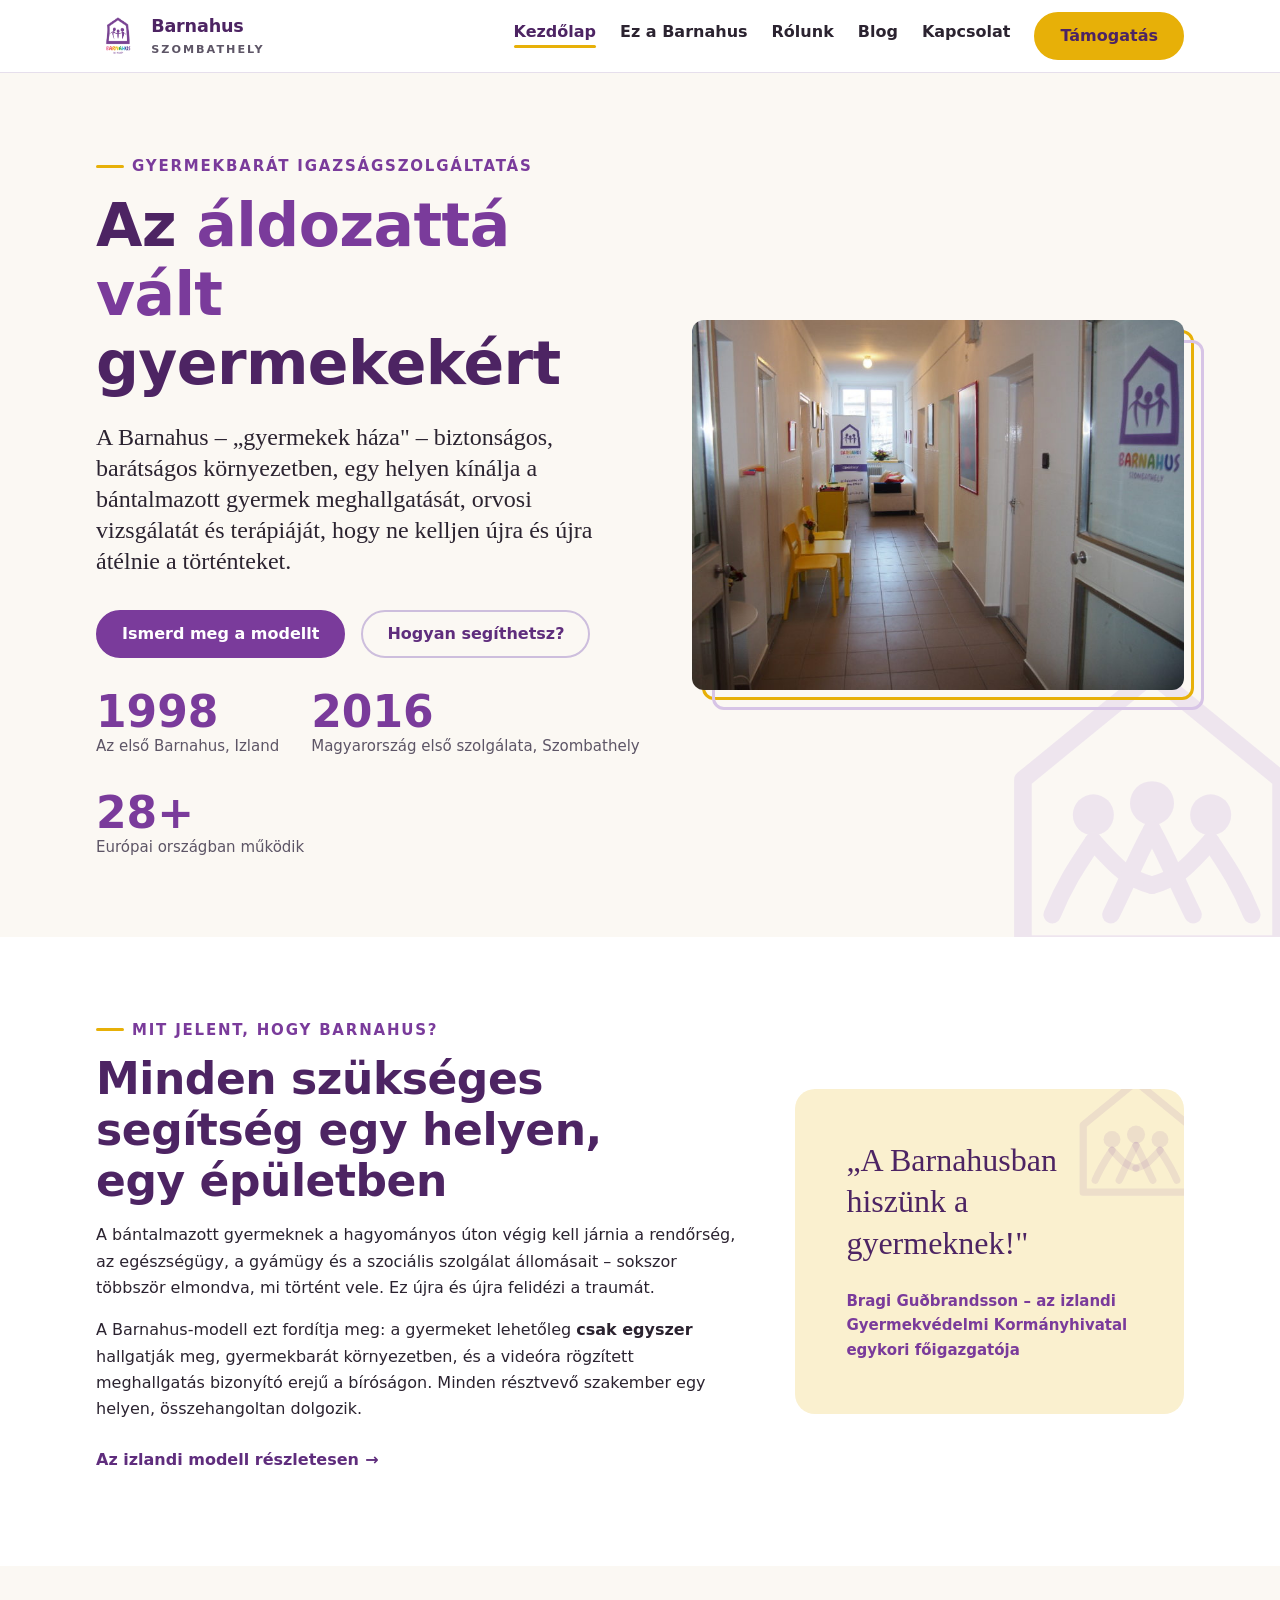
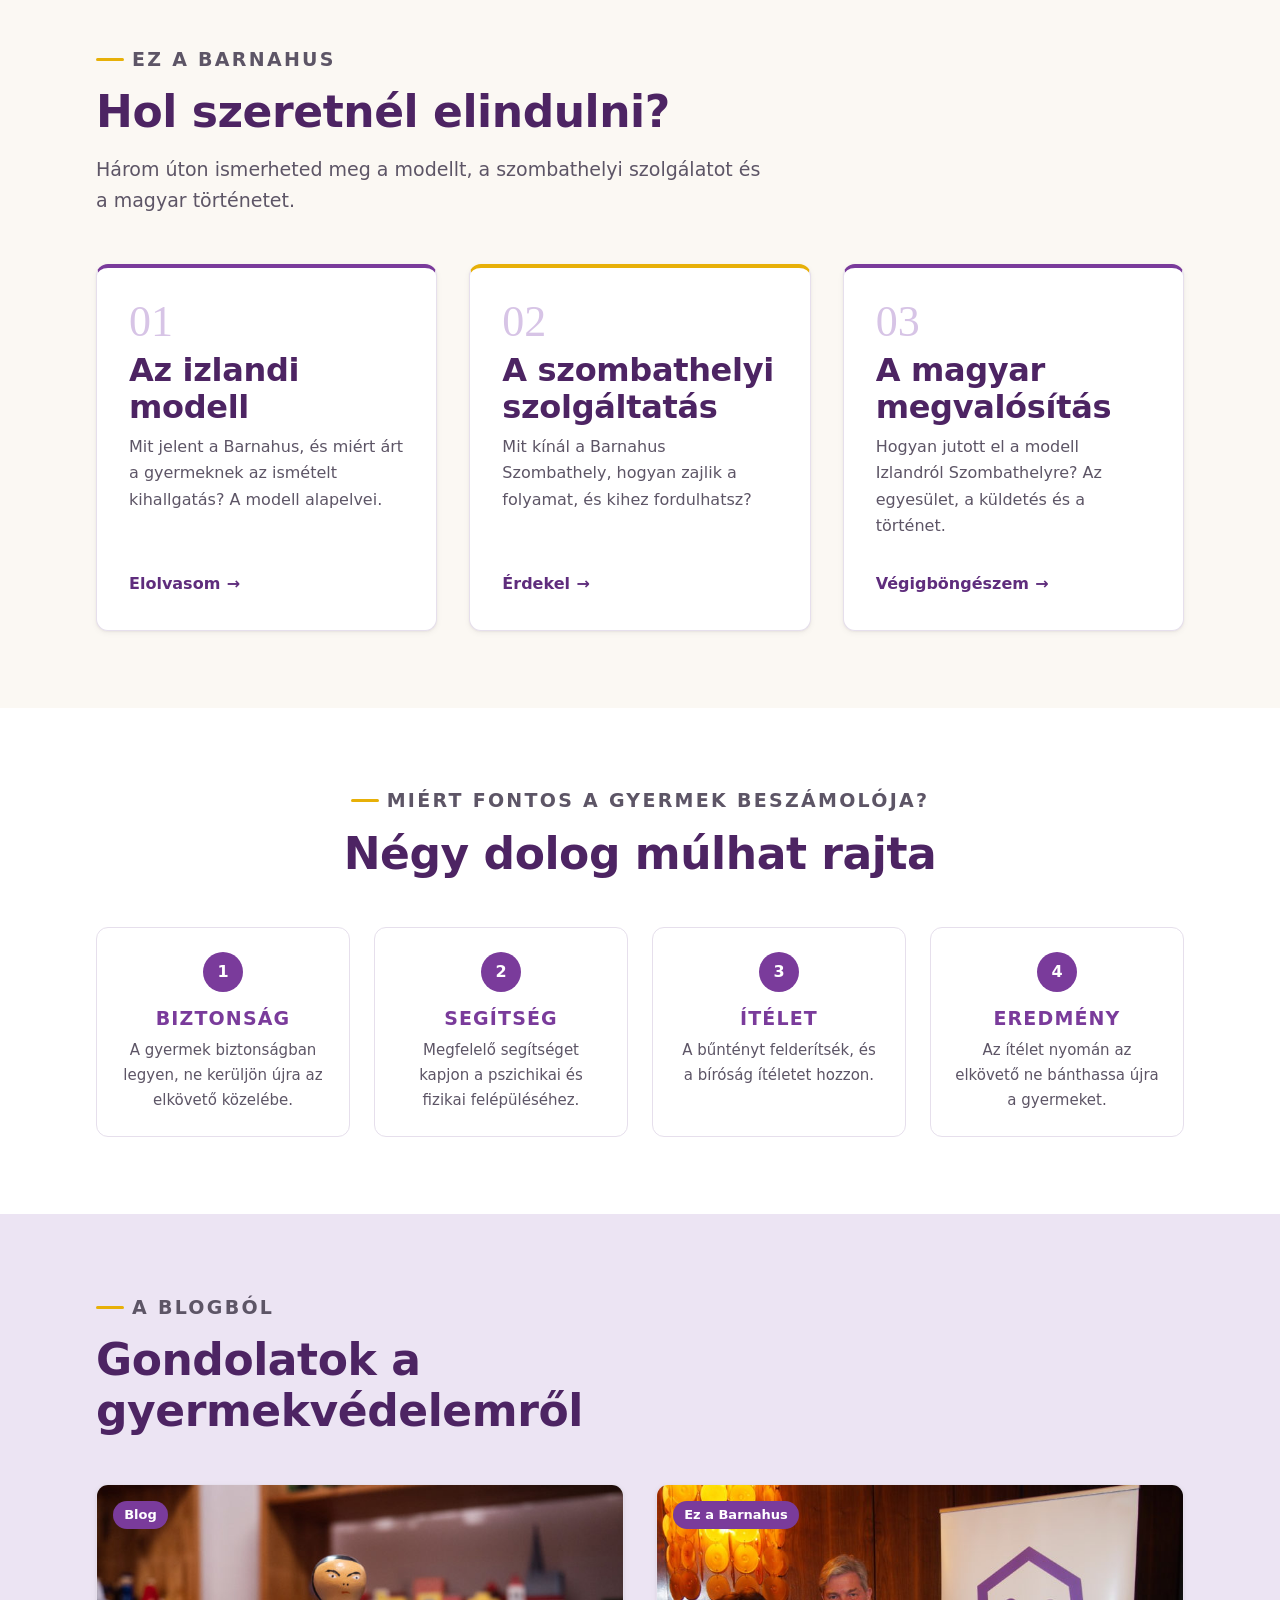
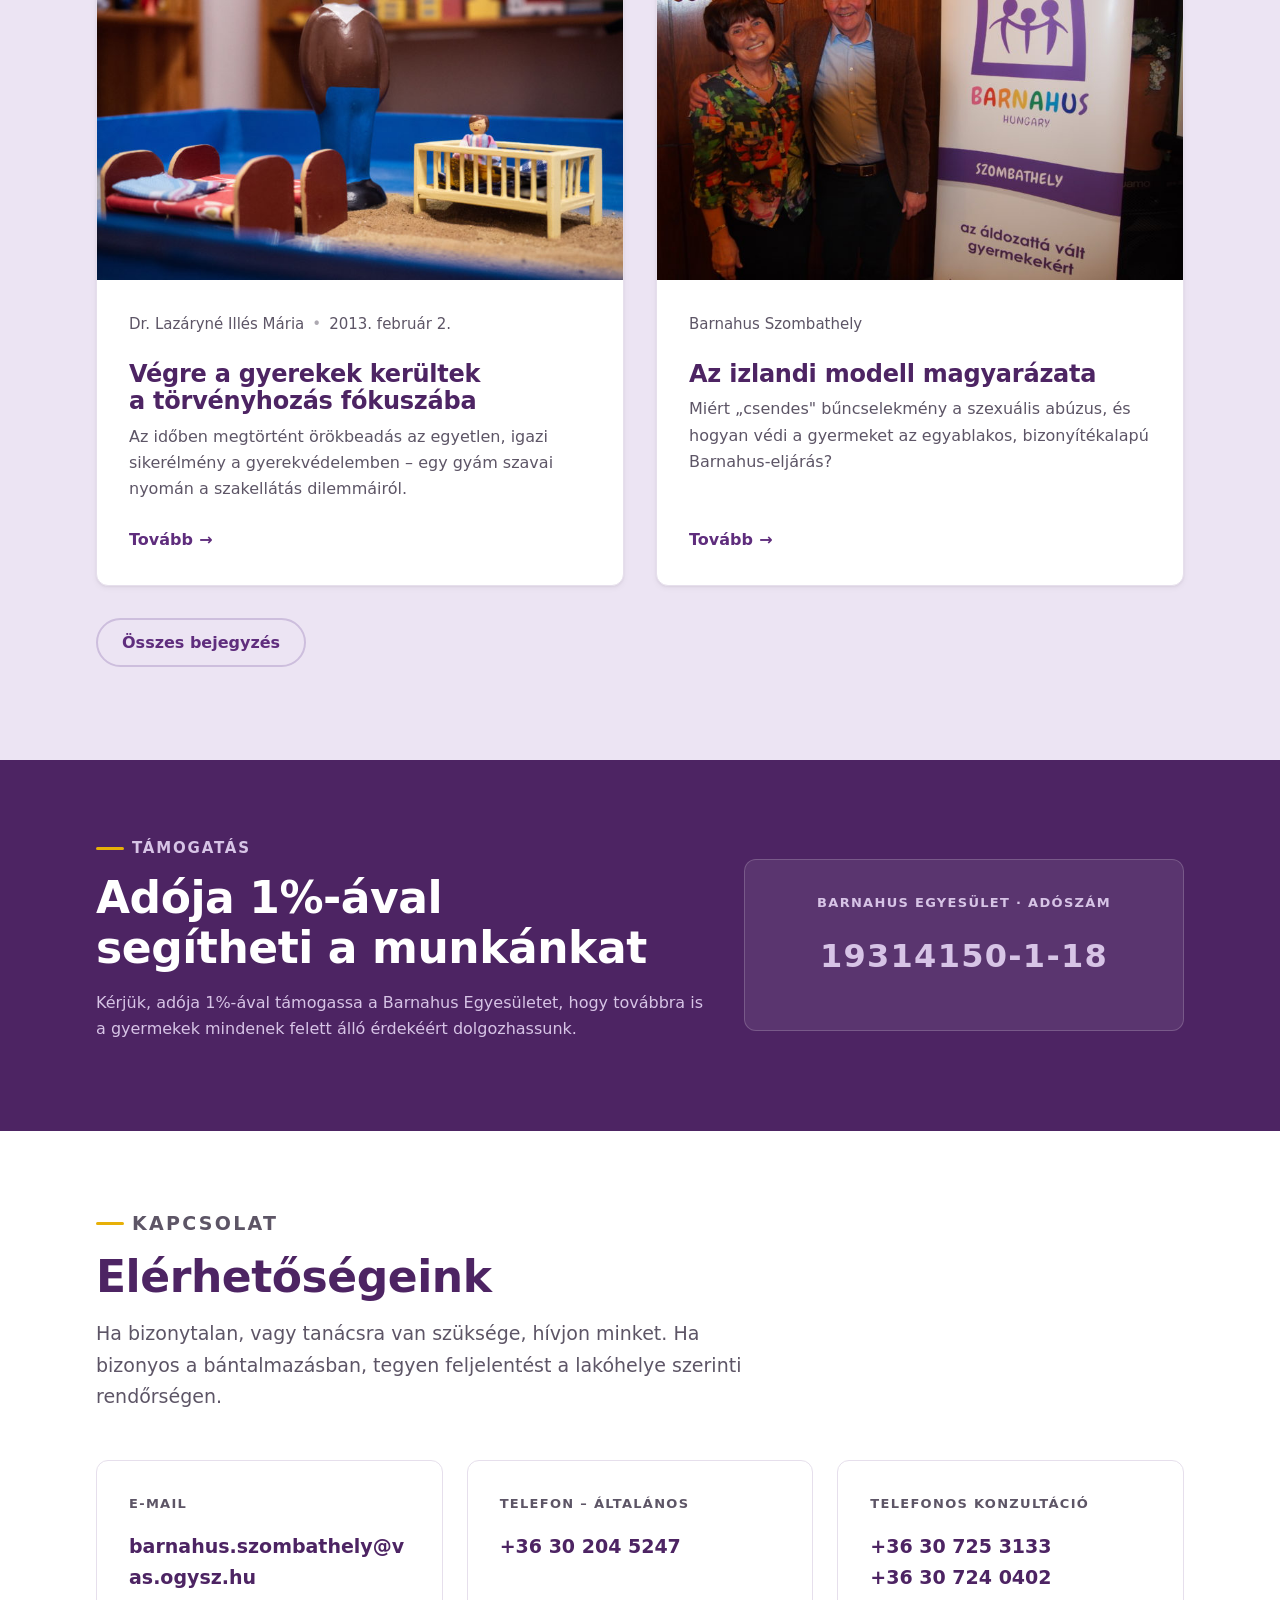
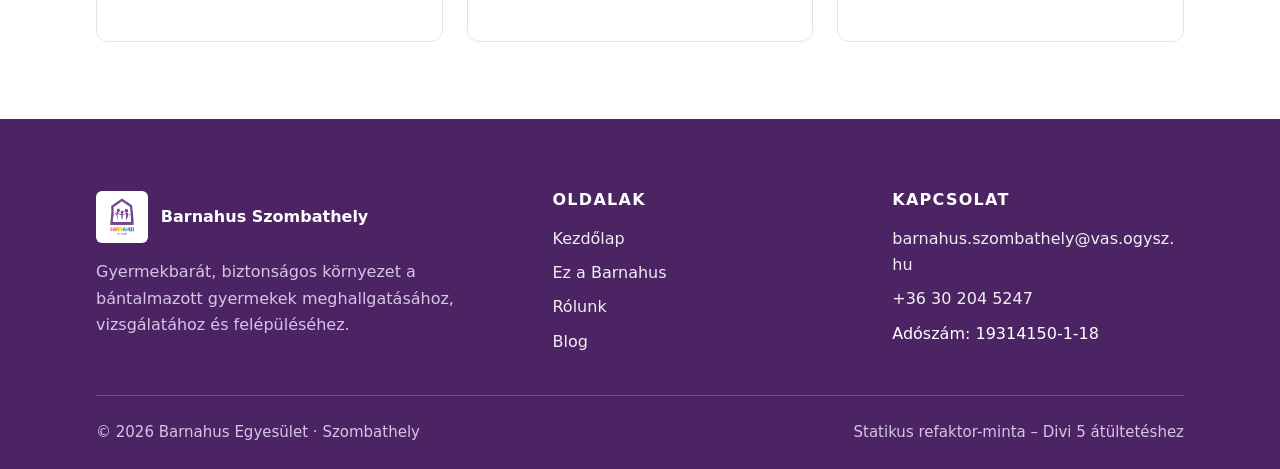
<file: index.html>
<!DOCTYPE html>
<html lang="hu">
<head>
<meta charset="utf-8">
<meta name="viewport" content="width=device-width, initial-scale=1">
<title>Barnahus – Az áldozattá vált gyermekekért | Barnahus Szombathely</title>
<meta name="description" content="A Barnahus gyermekbarát, biztonságos környezetben, egy helyen kínálja a bántalmazott gyermekek meghallgatását, vizsgálatát és terápiáját. A szombathelyi Barnahus-szolgálat bemutatása.">
<link rel="icon" href="assets/img/logo/barnahus-logo.png">
<link rel="stylesheet" href="assets/css/tokens.css">
<link rel="stylesheet" href="assets/css/base.css">
<link rel="stylesheet" href="assets/css/layout.css">
<link rel="stylesheet" href="assets/css/components.css">
<link rel="stylesheet" href="assets/css/pages.css">
</head>
<body>
<a class="bh-skip" href="#main">Ugrás a tartalomra</a>

<!-- ===================== HEADER ===================== -->
<header class="bh-header">
  <div class="bh-container bh-header__inner">
    <a class="bh-brand" href="index.html" aria-label="Barnahus – kezdőlap">
      <img src="assets/img/logo/barnahus-logo.png" alt="" width="44" height="44">
      <span>Barnahus<small>Szombathely</small></span>
    </a>
    <nav class="bh-nav" id="bh-nav" aria-label="Fő navigáció">
      <ul class="bh-nav__list">
        <li><a class="bh-nav__link" href="index.html" aria-current="page">Kezdőlap</a></li>
        <li><a class="bh-nav__link" href="ez-a-barnahus.html">Ez a Barnahus</a></li>
        <li><a class="bh-nav__link" href="rolunk.html">Rólunk</a></li>
        <li><a class="bh-nav__link" href="blog.html">Blog</a></li>
        <li><a class="bh-nav__link" href="#kapcsolat">Kapcsolat</a></li>
      </ul>
      <a class="bh-btn bh-btn--accent" href="#tamogatas">Támogatás</a>
    </nav>
    <button class="bh-nav-toggle" type="button" aria-expanded="false" aria-controls="bh-nav">
      <span class="bh-nav-toggle__bars" aria-hidden="true"><span></span></span> Menü
    </button>
  </div>
</header>

<main id="main">

  <!-- ===================== HERO ===================== -->
  <section class="bh-hero">
    <svg class="bh-hero__motif" viewBox="0 0 120 120" aria-hidden="true"><g fill="none" stroke="currentColor" stroke-width="6" stroke-linejoin="round" stroke-linecap="round"><path d="M16 50 L60 14 L104 50 L104 106 L16 106 Z"/><circle cx="40" cy="62" r="7" fill="currentColor" stroke="none"/><circle cx="60" cy="58" r="7.5" fill="currentColor" stroke="none"/><circle cx="80" cy="62" r="7" fill="currentColor" stroke="none"/><path d="M40 71 C34 80 30 86 26 96"/><path d="M40 71 C48 80 52 84 60 86"/><path d="M60 67 C54 78 52 84 46 96"/><path d="M60 67 C66 78 68 84 74 96"/><path d="M80 71 C86 80 90 86 94 96"/><path d="M80 71 C72 80 68 84 60 86"/></g></svg>
    <div class="bh-container bh-hero__inner">
      <div class="bh-split">
        <div>
          <p class="bh-eyebrow">Gyermekbarát igazságszolgáltatás</p>
          <h1 class="bh-hero__title">Az <em>áldozattá vált</em> gyermekekért</h1>
          <p class="bh-lead bh-hero__lead">
            A Barnahus – „gyermekek háza" – biztonságos, barátságos környezetben, egy helyen
            kínálja a bántalmazott gyermek meghallgatását, orvosi vizsgálatát és terápiáját,
            hogy ne kelljen újra és újra átélnie a történteket.
          </p>
          <div class="bh-hero__actions">
            <a class="bh-btn" href="ez-a-barnahus.html">Ismerd meg a modellt</a>
            <a class="bh-btn bh-btn--ghost" href="#tamogatas">Hogyan segíthetsz?</a>
          </div>
          <div class="bh-stats">
            <div class="bh-stat"><div class="bh-stat__num">1998</div><div class="bh-stat__label">Az első Barnahus, Izland</div></div>
            <div class="bh-stat"><div class="bh-stat__num">2016</div><div class="bh-stat__label">Magyarország első szolgálata, Szombathely</div></div>
            <div class="bh-stat"><div class="bh-stat__num">28+</div><div class="bh-stat__label">Európai országban működik</div></div>
          </div>
        </div>
        <div class="bh-frame">
          <img src="assets/img/photos/folyoso-varo.jpg"
               alt="A szombathelyi Barnahus világos folyosója sárga gyerekszékekkel és a Barnahus Szombathely logójával az ajtón."
               width="768" height="576" loading="eager">
        </div>
      </div>
    </div>
  </section>

  <!-- ===================== MI A BARNAHUS (lead + idézet) ===================== -->
  <section class="bh-section">
    <div class="bh-container">
      <div class="bh-split bh-split--wide-text">
        <div>
          <p class="bh-eyebrow">Mit jelent, hogy Barnahus?</p>
          <h2>Minden szükséges segítség egy helyen, egy épületben</h2>
          <div class="bh-prose">
            <p>
              A bántalmazott gyermeknek a hagyományos úton végig kell járnia a rendőrség, az
              egészségügy, a gyámügy és a szociális szolgálat állomásait – sokszor többször
              elmondva, mi történt vele. Ez újra és újra felidézi a traumát.
            </p>
            <p>
              A Barnahus-modell ezt fordítja meg: a gyermeket lehetőleg <strong>csak egyszer</strong>
              hallgatják meg, gyermekbarát környezetben, és a videóra rögzített meghallgatás
              bizonyító erejű a bíróságon. Minden résztvevő szakember egy helyen, összehangoltan
              dolgozik.
            </p>
          </div>
          <p style="margin-top:var(--bh-space-md)"><a class="bh-arrow-link" href="blog/kepbol-html-minta.html">Az izlandi modell részletesen</a></p>
        </div>
        <aside class="bh-quote bh-quote--soft">
          <svg class="bh-quote__motif" viewBox="0 0 120 120" aria-hidden="true"><g fill="none" stroke="currentColor" stroke-width="6" stroke-linejoin="round" stroke-linecap="round"><path d="M16 50 L60 14 L104 50 L104 106 L16 106 Z"/><circle cx="40" cy="62" r="7" fill="currentColor" stroke="none"/><circle cx="60" cy="58" r="7.5" fill="currentColor" stroke="none"/><circle cx="80" cy="62" r="7" fill="currentColor" stroke="none"/><path d="M40 71 C34 80 30 86 26 96"/><path d="M40 71 C48 80 52 84 60 86"/><path d="M60 67 C54 78 52 84 46 96"/><path d="M60 67 C66 78 68 84 74 96"/><path d="M80 71 C86 80 90 86 94 96"/><path d="M80 71 C72 80 68 84 60 86"/></g></svg>
          <p>„A Barnahusban hiszünk a gyermeknek!"</p>
          <cite>Bragi Guðbrandsson – az izlandi Gyermekvédelmi Kormányhivatal egykori főigazgatója</cite>
        </aside>
      </div>
    </div>
  </section>

  <!-- ===================== EZ A BARNAHUS – hub kártyák ===================== -->
  <section class="bh-section bh-section--cream">
    <div class="bh-container">
      <div class="bh-section-head">
        <p class="bh-eyebrow">Ez a Barnahus</p>
        <h2>Hol szeretnél elindulni?</h2>
        <p>Három úton ismerheted meg a modellt, a szombathelyi szolgálatot és a magyar történetet.</p>
      </div>
      <div class="bh-grid bh-grid--3">
        <a class="bh-card bh-card--link" href="blog/kepbol-html-minta.html">
          <span class="bh-hubcard__index">01</span>
          <h3>Az izlandi modell</h3>
          <p>Mit jelent a Barnahus, és miért árt a gyermeknek az ismételt kihallgatás? A modell alapelvei.</p>
          <span class="bh-card__cta bh-arrow-link">Elolvasom</span>
        </a>
        <a class="bh-card bh-card--link bh-card--accent" href="ez-a-barnahus.html#szolgaltatasok">
          <span class="bh-hubcard__index">02</span>
          <h3>A szombathelyi szolgáltatás</h3>
          <p>Mit kínál a Barnahus Szombathely, hogyan zajlik a folyamat, és kihez fordulhatsz?</p>
          <span class="bh-card__cta bh-arrow-link">Érdekel</span>
        </a>
        <a class="bh-card bh-card--link" href="rolunk.html">
          <span class="bh-hubcard__index">03</span>
          <h3>A magyar megvalósítás</h3>
          <p>Hogyan jutott el a modell Izlandról Szombathelyre? Az egyesület, a küldetés és a történet.</p>
          <span class="bh-card__cta bh-arrow-link">Végigböngészem</span>
        </a>
      </div>
    </div>
  </section>

  <!-- ===================== 4 PILLÉR ===================== -->
  <section class="bh-section">
    <div class="bh-container">
      <div class="bh-section-head bh-section-head--center">
        <p class="bh-eyebrow">Miért fontos a gyermek beszámolója?</p>
        <h2>Négy dolog múlhat rajta</h2>
      </div>
      <div class="bh-pillars">
        <div class="bh-pillars__item"><div class="bh-pillars__num">1</div><h3>Biztonság</h3><p>A gyermek biztonságban legyen, ne kerüljön újra az elkövető közelébe.</p></div>
        <div class="bh-pillars__item"><div class="bh-pillars__num">2</div><h3>Segítség</h3><p>Megfelelő segítséget kapjon a pszichikai és fizikai felépüléséhez.</p></div>
        <div class="bh-pillars__item"><div class="bh-pillars__num">3</div><h3>Ítélet</h3><p>A bűntényt felderítsék, és a bíróság ítéletet hozzon.</p></div>
        <div class="bh-pillars__item"><div class="bh-pillars__num">4</div><h3>Eredmény</h3><p>Az ítélet nyomán az elkövető ne bánthassa újra a gyermeket.</p></div>
      </div>
    </div>
  </section>

  <!-- ===================== BLOG TEASER ===================== -->
  <section class="bh-section bh-section--soft">
    <div class="bh-container">
      <div class="bh-section-head">
        <p class="bh-eyebrow">A blogból</p>
        <h2>Gondolatok a gyermekvédelemről</h2>
      </div>
      <div class="bh-grid bh-grid--2">
        <article class="bh-blog-card">
          <a class="bh-blog-card__media" href="blog/minta-bejegyzes.html" tabindex="-1" aria-hidden="true">
            <img src="assets/img/photos/homokterapia.jpg" alt="" width="768" height="576" loading="lazy">
            <span class="bh-blog-card__tag">Blog</span>
          </a>
          <div class="bh-blog-card__body">
            <p class="bh-meta"><span>Dr. Lazáryné Illés Mária</span><span class="bh-meta__sep">•</span><time datetime="2013-02-02">2013. február 2.</time></p>
            <h3><a href="blog/minta-bejegyzes.html">Végre a gyerekek kerültek a törvényhozás fókuszába</a></h3>
            <p class="bh-blog-card__excerpt">Az időben megtörtént örökbeadás az egyetlen, igazi sikerélmény a gyerekvédelemben – egy gyám szavai nyomán a szakellátás dilemmáiról.</p>
            <a class="bh-arrow-link" href="blog/minta-bejegyzes.html">Tovább</a>
          </div>
        </article>
        <article class="bh-blog-card">
          <a class="bh-blog-card__media" href="blog/kepbol-html-minta.html" tabindex="-1" aria-hidden="true">
            <img src="assets/img/photos/alapitok-molino.jpg" alt="" width="768" height="576" loading="lazy">
            <span class="bh-blog-card__tag">Ez a Barnahus</span>
          </a>
          <div class="bh-blog-card__body">
            <p class="bh-meta"><span>Barnahus Szombathely</span></p>
            <h3><a href="blog/kepbol-html-minta.html">Az izlandi modell magyarázata</a></h3>
            <p class="bh-blog-card__excerpt">Miért „csendes" bűncselekmény a szexuális abúzus, és hogyan védi a gyermeket az egyablakos, bizonyítékalapú Barnahus-eljárás?</p>
            <a class="bh-arrow-link" href="blog/kepbol-html-minta.html">Tovább</a>
          </div>
        </article>
      </div>
      <p style="margin-top:var(--bh-space-lg)"><a class="bh-btn bh-btn--ghost" href="blog.html">Összes bejegyzés</a></p>
    </div>
  </section>

  <!-- ===================== CTA – 1% adó ===================== -->
  <section class="bh-cta" id="tamogatas">
    <div class="bh-container bh-cta__inner">
      <div>
        <p class="bh-eyebrow">Támogatás</p>
        <h2>Adója 1%-ával segítheti a munkánkat</h2>
        <p>
          Kérjük, adója 1%-ával támogassa a Barnahus Egyesületet, hogy továbbra is a gyermekek
          mindenek felett álló érdekéért dolgozhassunk.
        </p>
      </div>
      <div class="bh-cta__taxbox">
        <p class="bh-contact__label">Barnahus Egyesület · adószám</p>
        <p class="bh-cta__taxnum">19314150-1-18</p>
      </div>
    </div>
  </section>

  <!-- ===================== KAPCSOLAT ===================== -->
  <section class="bh-section" id="kapcsolat">
    <div class="bh-container">
      <div class="bh-section-head">
        <p class="bh-eyebrow">Kapcsolat</p>
        <h2>Elérhetőségeink</h2>
        <p>Ha bizonytalan, vagy tanácsra van szüksége, hívjon minket. Ha bizonyos a bántalmazásban, tegyen feljelentést a lakóhelye szerinti rendőrségen.</p>
      </div>
      <div class="bh-contact">
        <div class="bh-contact__item">
          <p class="bh-contact__label">E-mail</p>
          <p class="bh-contact__value"><a href="mailto:barnahus.szombathely@vas.ogysz.hu">barnahus.szombathely@vas.ogysz.hu</a></p>
        </div>
        <div class="bh-contact__item">
          <p class="bh-contact__label">Telefon – általános</p>
          <p class="bh-contact__value"><a href="tel:+36302045247">+36 30 204 5247</a></p>
        </div>
        <div class="bh-contact__item">
          <p class="bh-contact__label">Telefonos konzultáció</p>
          <p class="bh-contact__value"><a href="tel:+36307253133">+36 30 725 3133</a><br><a href="tel:+36307240402">+36 30 724 0402</a></p>
        </div>
      </div>
    </div>
  </section>

</main>

<!-- ===================== FOOTER ===================== -->
<footer class="bh-footer">
  <div class="bh-container bh-footer__inner">
    <div>
      <div class="bh-footer__brand">
        <img src="assets/img/logo/barnahus-logo.png" alt="Barnahus Hungary logó" width="52" height="52">
        <strong>Barnahus Szombathely</strong>
      </div>
      <p>Gyermekbarát, biztonságos környezet a bántalmazott gyermekek meghallgatásához, vizsgálatához és felépüléséhez.</p>
    </div>
    <div>
      <h4>Oldalak</h4>
      <ul class="bh-footer__list">
        <li><a href="index.html">Kezdőlap</a></li>
        <li><a href="ez-a-barnahus.html">Ez a Barnahus</a></li>
        <li><a href="rolunk.html">Rólunk</a></li>
        <li><a href="blog.html">Blog</a></li>
      </ul>
    </div>
    <div>
      <h4>Kapcsolat</h4>
      <ul class="bh-footer__list">
        <li><a href="mailto:barnahus.szombathely@vas.ogysz.hu">barnahus.szombathely@vas.ogysz.hu</a></li>
        <li><a href="tel:+36302045247">+36 30 204 5247</a></li>
        <li>Adószám: 19314150-1-18</li>
      </ul>
    </div>
  </div>
  <div class="bh-container">
    <div class="bh-footer__bottom">
      <span>© 2026 Barnahus Egyesület · Szombathely</span>
      <span>Statikus refaktor-minta – Divi 5 átültetéshez</span>
    </div>
  </div>
</footer>

<script src="assets/js/main.js"></script>
</body>
</html>
</file>
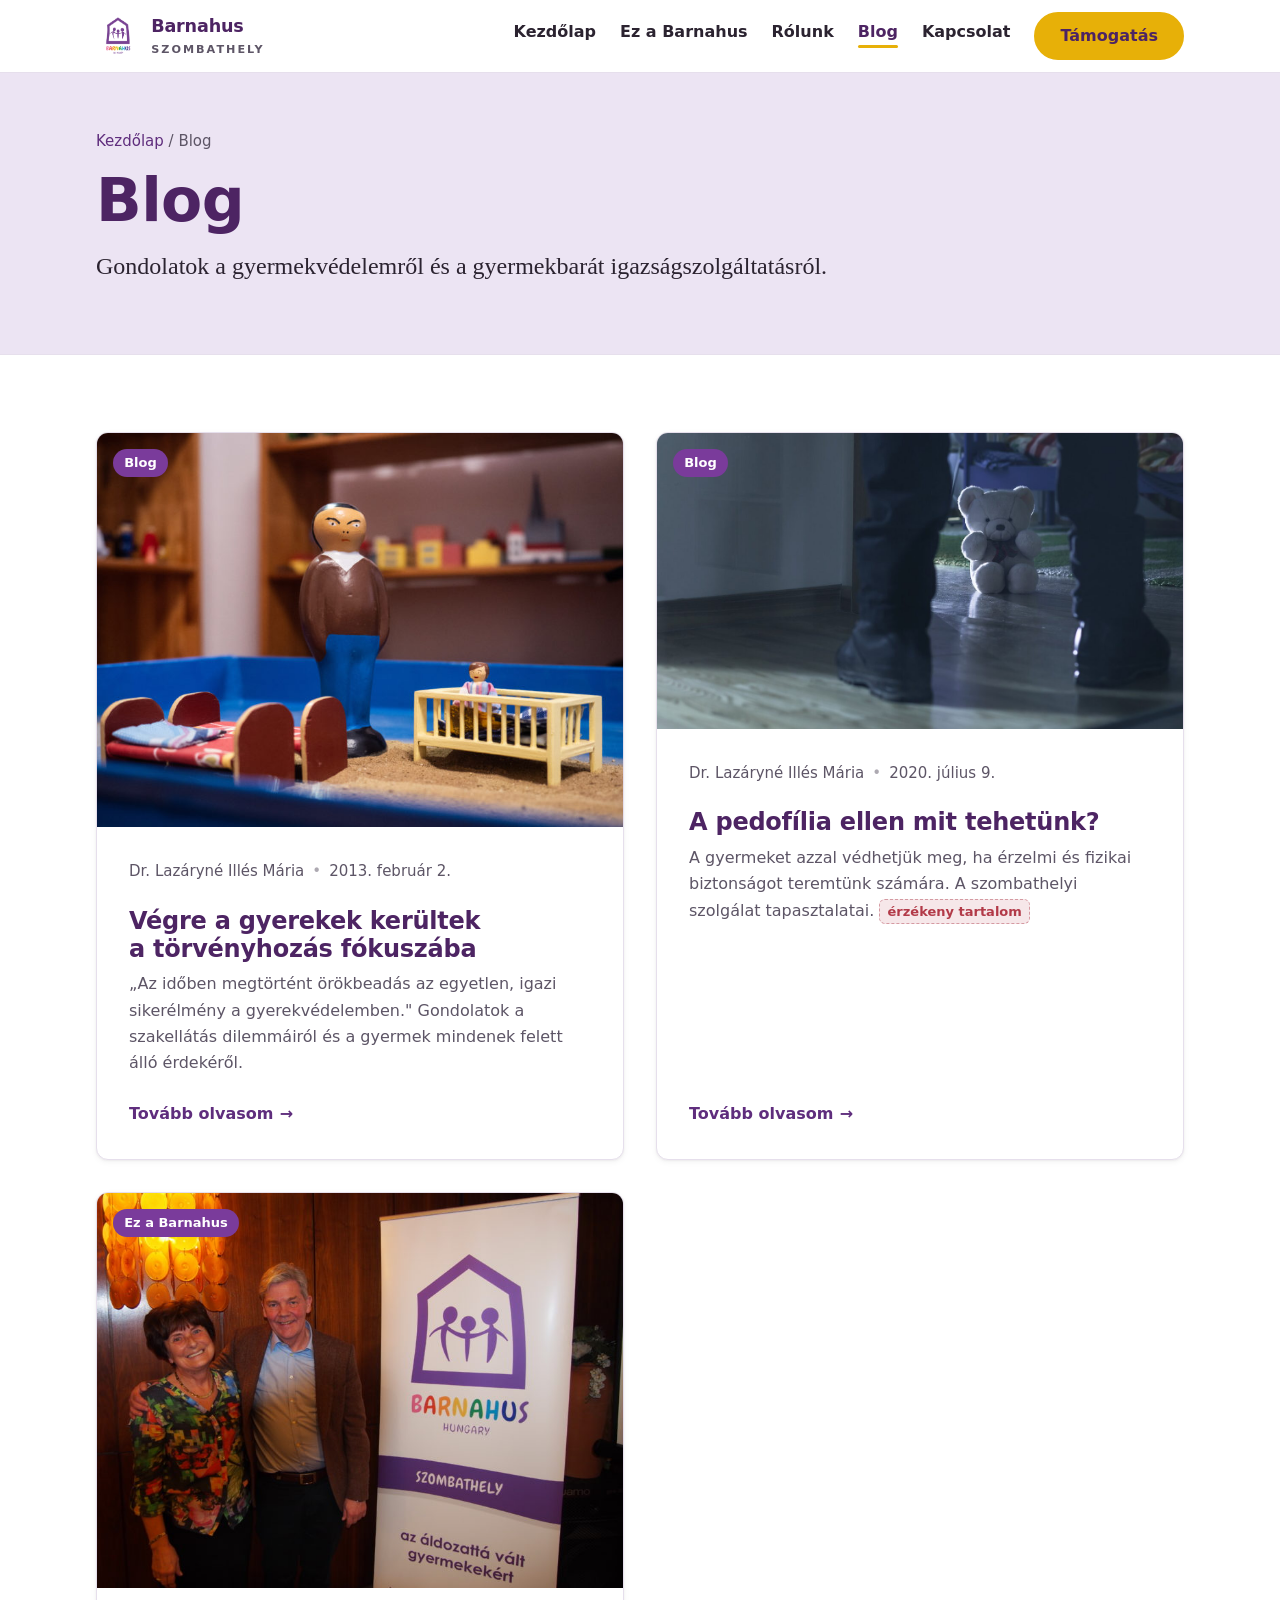
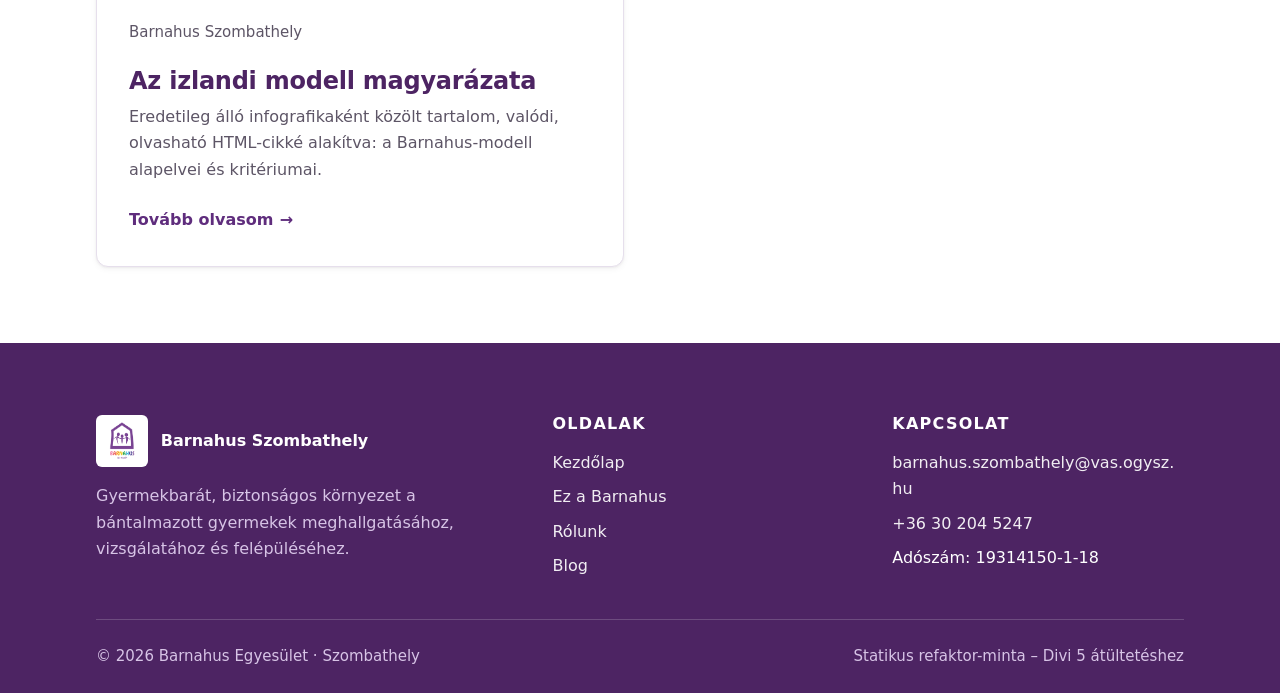
<file: blog.html>
<!DOCTYPE html>
<html lang="hu">
<head>
<meta charset="utf-8">
<meta name="viewport" content="width=device-width, initial-scale=1">
<title>Blog | Barnahus Szombathely</title>
<meta name="description" content="A Barnahus Szombathely blogja: gondolatok a gyermekvédelemről, a gyermekbarát igazságszolgáltatásról és az áldozattá vált gyerekek védelméről.">
<link rel="icon" href="assets/img/logo/barnahus-logo.png">
<link rel="stylesheet" href="assets/css/tokens.css">
<link rel="stylesheet" href="assets/css/base.css">
<link rel="stylesheet" href="assets/css/layout.css">
<link rel="stylesheet" href="assets/css/components.css">
<link rel="stylesheet" href="assets/css/pages.css">
</head>
<body>
<a class="bh-skip" href="#main">Ugrás a tartalomra</a>

<header class="bh-header">
  <div class="bh-container bh-header__inner">
    <a class="bh-brand" href="index.html" aria-label="Barnahus – kezdőlap">
      <img src="assets/img/logo/barnahus-logo.png" alt="" width="44" height="44">
      <span>Barnahus<small>Szombathely</small></span>
    </a>
    <nav class="bh-nav" id="bh-nav" aria-label="Fő navigáció">
      <ul class="bh-nav__list">
        <li><a class="bh-nav__link" href="index.html">Kezdőlap</a></li>
        <li><a class="bh-nav__link" href="ez-a-barnahus.html">Ez a Barnahus</a></li>
        <li><a class="bh-nav__link" href="rolunk.html">Rólunk</a></li>
        <li><a class="bh-nav__link" href="blog.html" aria-current="page">Blog</a></li>
        <li><a class="bh-nav__link" href="index.html#kapcsolat">Kapcsolat</a></li>
      </ul>
      <a class="bh-btn bh-btn--accent" href="index.html#tamogatas">Támogatás</a>
    </nav>
    <button class="bh-nav-toggle" type="button" aria-expanded="false" aria-controls="bh-nav">
      <span class="bh-nav-toggle__bars" aria-hidden="true"><span></span></span> Menü
    </button>
  </div>
</header>

<main id="main">

  <div class="bh-page-header">
    <div class="bh-container bh-page-header__inner">
      <nav class="bh-breadcrumb" aria-label="Hol jársz">
        <a href="index.html">Kezdőlap</a> / <span aria-current="page">Blog</span>
      </nav>
      <h1>Blog</h1>
      <p class="bh-lead">Gondolatok a gyermekvédelemről és a gyermekbarát igazságszolgáltatásról.</p>
    </div>
  </div>

  <section class="bh-section">
    <div class="bh-container">
      <div class="bh-grid bh-grid--2">

        <article class="bh-blog-card">
          <a class="bh-blog-card__media" href="blog/minta-bejegyzes.html" tabindex="-1" aria-hidden="true">
            <img src="assets/img/photos/homokterapia.jpg" alt="" width="768" height="576" loading="lazy">
            <span class="bh-blog-card__tag">Blog</span>
          </a>
          <div class="bh-blog-card__body">
            <p class="bh-meta"><span>Dr. Lazáryné Illés Mária</span><span class="bh-meta__sep">•</span><time datetime="2013-02-02">2013. február 2.</time></p>
            <h3><a href="blog/minta-bejegyzes.html">Végre a gyerekek kerültek a törvényhozás fókuszába</a></h3>
            <p class="bh-blog-card__excerpt">„Az időben megtörtént örökbeadás az egyetlen, igazi sikerélmény a gyerekvédelemben." Gondolatok a szakellátás dilemmáiról és a gyermek mindenek felett álló érdekéről.</p>
            <a class="bh-arrow-link" href="blog/minta-bejegyzes.html">Tovább olvasom</a>
          </div>
        </article>

        <article class="bh-blog-card">
          <a class="bh-blog-card__media" href="blog/a-pedofilia-ellen-mit-tehetunk.html" tabindex="-1" aria-hidden="true">
            <img src="assets/img/photos/maci-folyoso.jpg" alt="" width="900" height="360" loading="lazy">
            <span class="bh-blog-card__tag">Blog</span>
          </a>
          <div class="bh-blog-card__body">
            <p class="bh-meta"><span>Dr. Lazáryné Illés Mária</span><span class="bh-meta__sep">•</span><time datetime="2020-07-09">2020. július 9.</time></p>
            <h3><a href="blog/a-pedofilia-ellen-mit-tehetunk.html">A pedofília ellen mit tehetünk?</a></h3>
            <p class="bh-blog-card__excerpt">A gyermeket azzal védhetjük meg, ha érzelmi és fizikai biztonságot teremtünk számára. A szombathelyi szolgálat tapasztalatai. <span class="bh-review-flag">érzékeny tartalom</span></p>
            <a class="bh-arrow-link" href="blog/a-pedofilia-ellen-mit-tehetunk.html">Tovább olvasom</a>
          </div>
        </article>

        <article class="bh-blog-card">
          <a class="bh-blog-card__media" href="blog/kepbol-html-minta.html" tabindex="-1" aria-hidden="true">
            <img src="assets/img/photos/alapitok-molino.jpg" alt="" width="768" height="576" loading="lazy">
            <span class="bh-blog-card__tag">Ez a Barnahus</span>
          </a>
          <div class="bh-blog-card__body">
            <p class="bh-meta"><span>Barnahus Szombathely</span></p>
            <h3><a href="blog/kepbol-html-minta.html">Az izlandi modell magyarázata</a></h3>
            <p class="bh-blog-card__excerpt">Eredetileg álló infografikaként közölt tartalom, valódi, olvasható HTML-cikké alakítva: a Barnahus-modell alapelvei és kritériumai.</p>
            <a class="bh-arrow-link" href="blog/kepbol-html-minta.html">Tovább olvasom</a>
          </div>
        </article>

      </div>
    </div>
  </section>

</main>

<footer class="bh-footer">
  <div class="bh-container bh-footer__inner">
    <div>
      <div class="bh-footer__brand">
        <img src="assets/img/logo/barnahus-logo.png" alt="Barnahus Hungary logó" width="52" height="52">
        <strong>Barnahus Szombathely</strong>
      </div>
      <p>Gyermekbarát, biztonságos környezet a bántalmazott gyermekek meghallgatásához, vizsgálatához és felépüléséhez.</p>
    </div>
    <div>
      <h4>Oldalak</h4>
      <ul class="bh-footer__list">
        <li><a href="index.html">Kezdőlap</a></li>
        <li><a href="ez-a-barnahus.html">Ez a Barnahus</a></li>
        <li><a href="rolunk.html">Rólunk</a></li>
        <li><a href="blog.html">Blog</a></li>
      </ul>
    </div>
    <div>
      <h4>Kapcsolat</h4>
      <ul class="bh-footer__list">
        <li><a href="mailto:barnahus.szombathely@vas.ogysz.hu">barnahus.szombathely@vas.ogysz.hu</a></li>
        <li><a href="tel:+36302045247">+36 30 204 5247</a></li>
        <li>Adószám: 19314150-1-18</li>
      </ul>
    </div>
  </div>
  <div class="bh-container">
    <div class="bh-footer__bottom">
      <span>© 2026 Barnahus Egyesület · Szombathely</span>
      <span>Statikus refaktor-minta – Divi 5 átültetéshez</span>
    </div>
  </div>
</footer>

<script src="assets/js/main.js"></script>
</body>
</html>
</file>
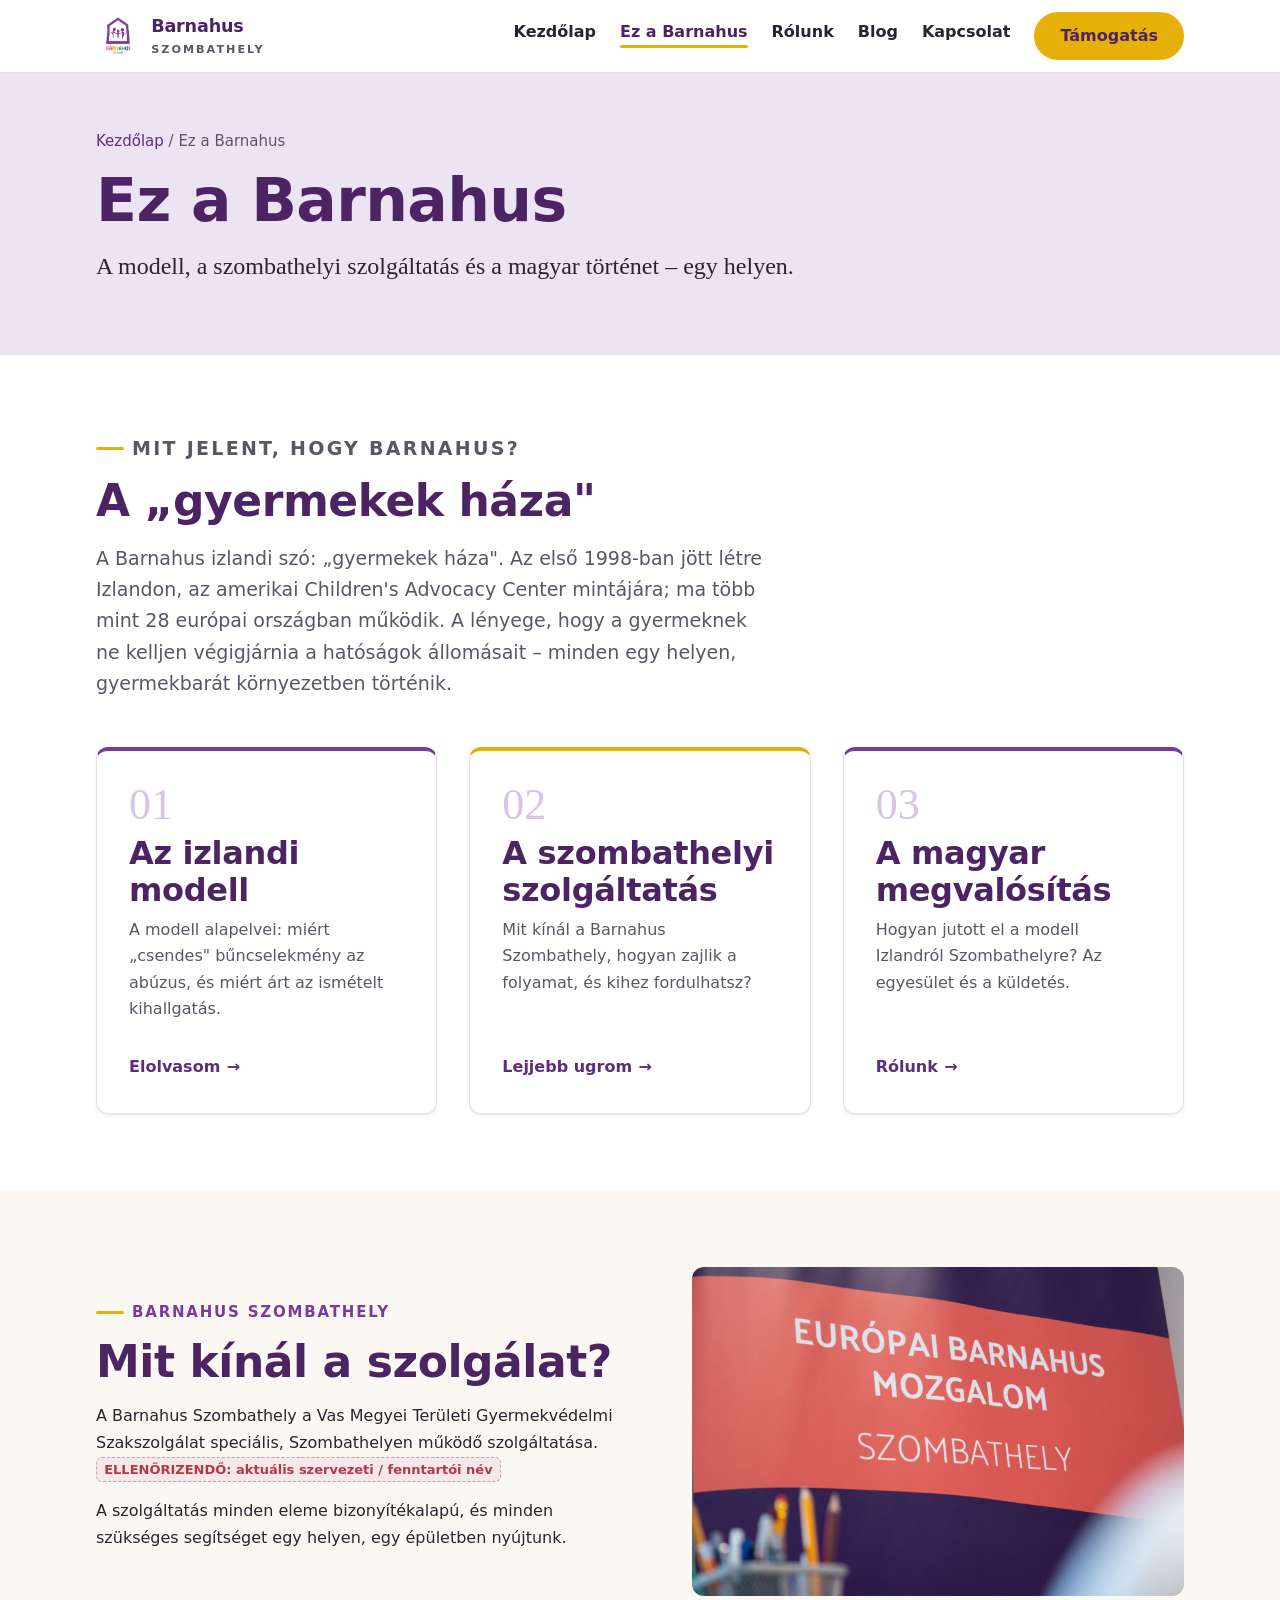
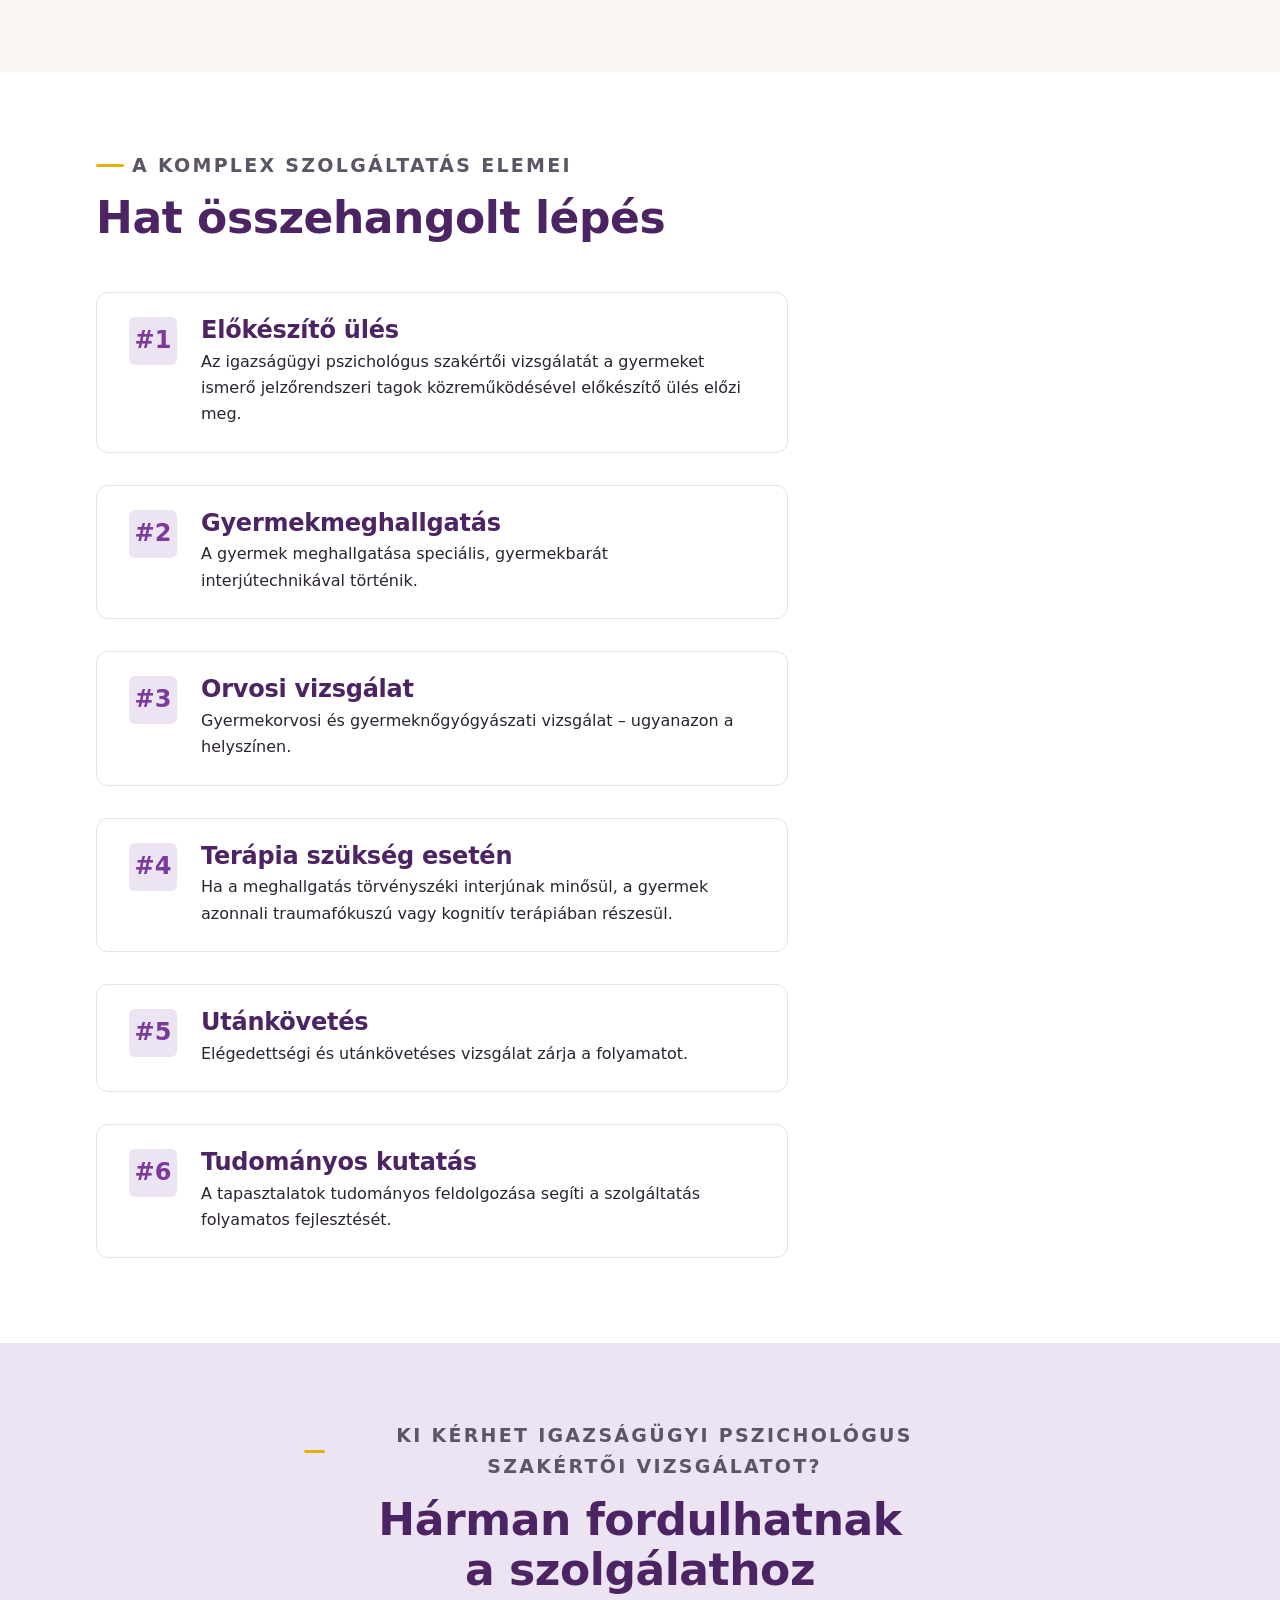
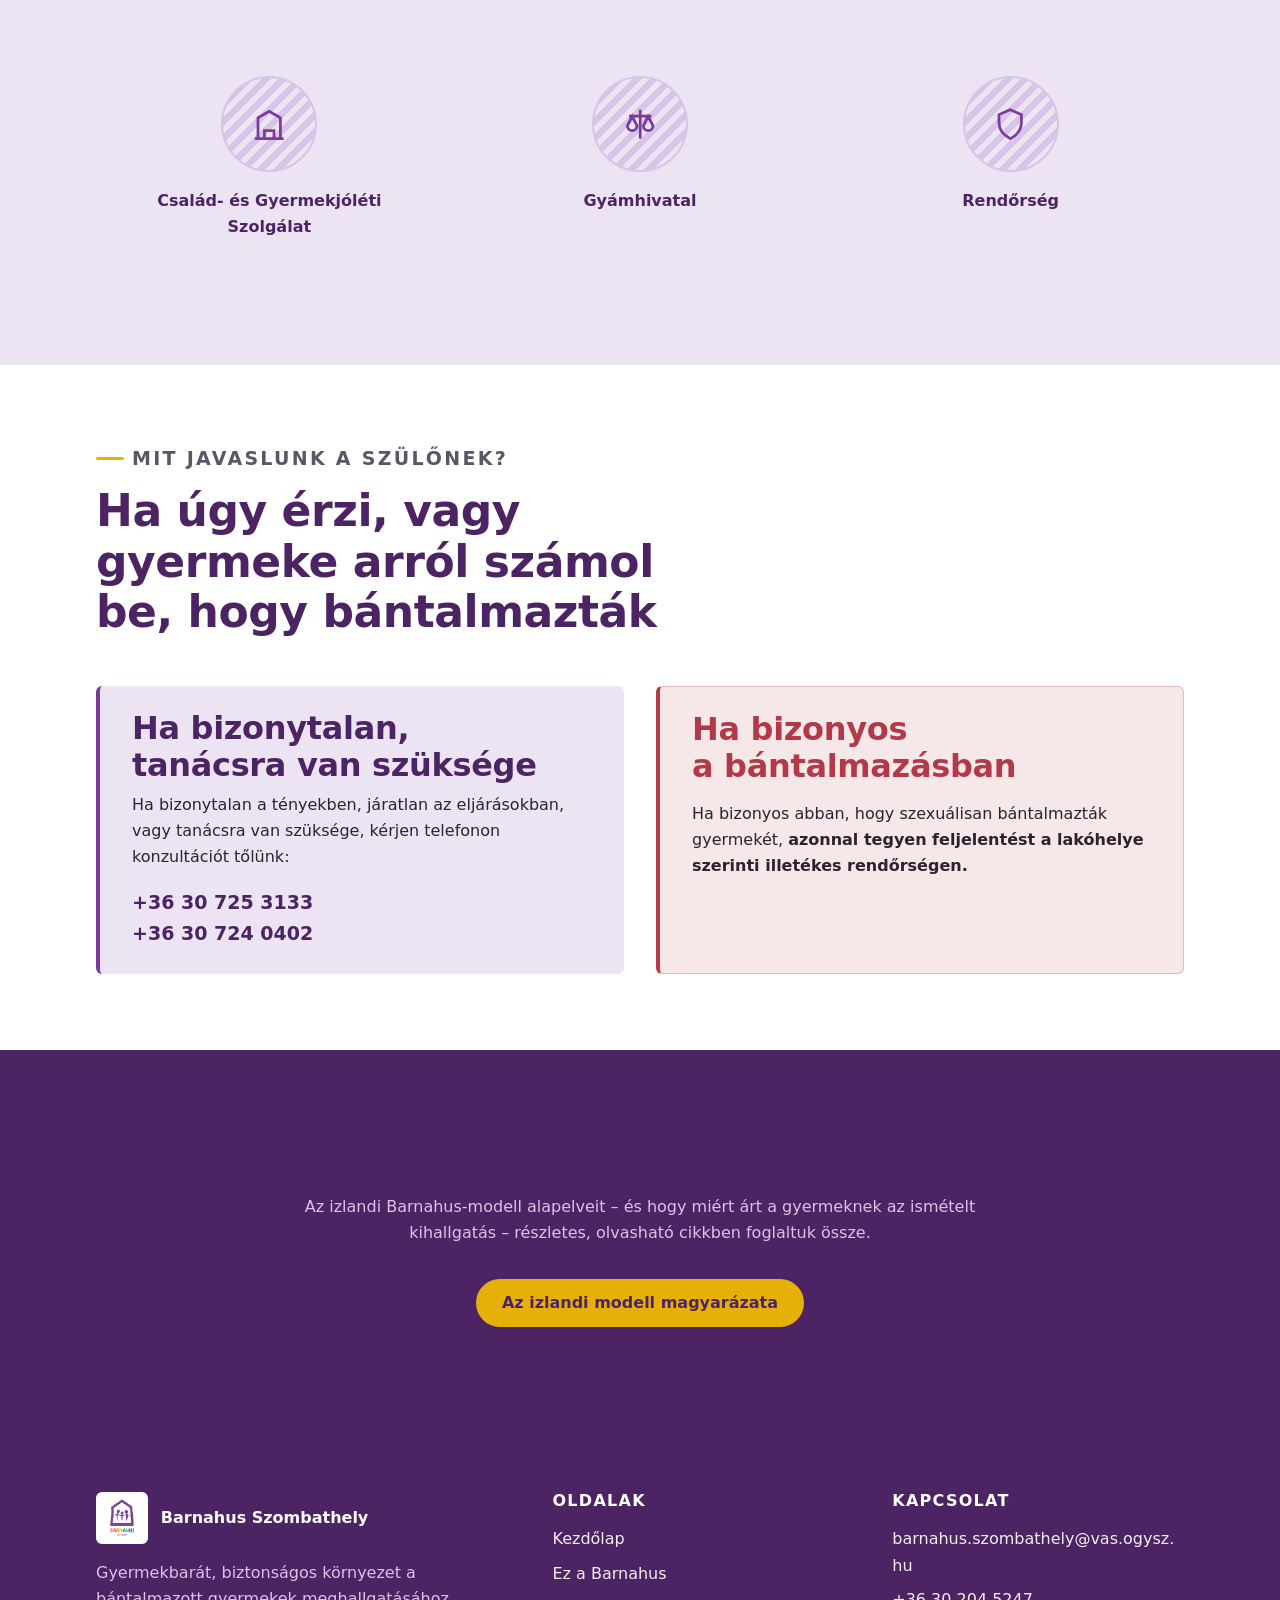
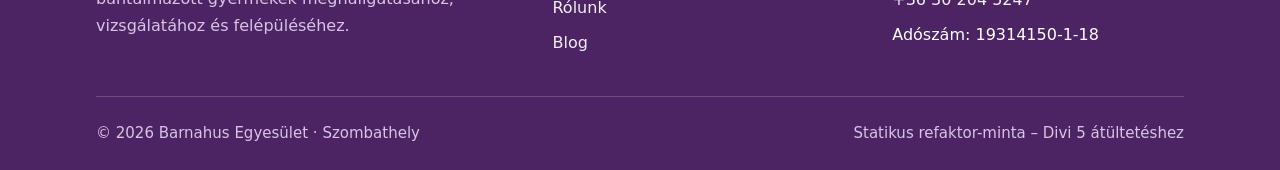
<file: ez-a-barnahus.html>
<!DOCTYPE html>
<html lang="hu">
<head>
<meta charset="utf-8">
<meta name="viewport" content="width=device-width, initial-scale=1">
<title>Ez a Barnahus – a modell és a szombathelyi szolgáltatás | Barnahus Szombathely</title>
<meta name="description" content="Mit jelent a Barnahus-modell, mit kínál a szombathelyi Barnahus-szolgálat, hogyan zajlik a folyamat, és ki kérhet vizsgálatot? Áttekintés valódi adatokkal.">
<link rel="icon" href="assets/img/logo/barnahus-logo.png">
<link rel="stylesheet" href="assets/css/tokens.css">
<link rel="stylesheet" href="assets/css/base.css">
<link rel="stylesheet" href="assets/css/layout.css">
<link rel="stylesheet" href="assets/css/components.css">
<link rel="stylesheet" href="assets/css/pages.css">
</head>
<body>
<a class="bh-skip" href="#main">Ugrás a tartalomra</a>

<header class="bh-header">
  <div class="bh-container bh-header__inner">
    <a class="bh-brand" href="index.html" aria-label="Barnahus – kezdőlap">
      <img src="assets/img/logo/barnahus-logo.png" alt="" width="44" height="44">
      <span>Barnahus<small>Szombathely</small></span>
    </a>
    <nav class="bh-nav" id="bh-nav" aria-label="Fő navigáció">
      <ul class="bh-nav__list">
        <li><a class="bh-nav__link" href="index.html">Kezdőlap</a></li>
        <li><a class="bh-nav__link" href="ez-a-barnahus.html" aria-current="page">Ez a Barnahus</a></li>
        <li><a class="bh-nav__link" href="rolunk.html">Rólunk</a></li>
        <li><a class="bh-nav__link" href="blog.html">Blog</a></li>
        <li><a class="bh-nav__link" href="index.html#kapcsolat">Kapcsolat</a></li>
      </ul>
      <a class="bh-btn bh-btn--accent" href="index.html#tamogatas">Támogatás</a>
    </nav>
    <button class="bh-nav-toggle" type="button" aria-expanded="false" aria-controls="bh-nav">
      <span class="bh-nav-toggle__bars" aria-hidden="true"><span></span></span> Menü
    </button>
  </div>
</header>

<main id="main">

  <!-- PAGE HEADER -->
  <div class="bh-page-header">
    <div class="bh-container bh-page-header__inner">
      <nav class="bh-breadcrumb" aria-label="Hol jársz">
        <a href="index.html">Kezdőlap</a> / <span aria-current="page">Ez a Barnahus</span>
      </nav>
      <h1>Ez a Barnahus</h1>
      <p class="bh-lead">A modell, a szombathelyi szolgáltatás és a magyar történet – egy helyen.</p>
    </div>
  </div>

  <!-- INTRO + hub kártyák -->
  <section class="bh-section">
    <div class="bh-container">
      <div class="bh-section-head">
        <p class="bh-eyebrow">Mit jelent, hogy Barnahus?</p>
        <h2>A „gyermekek háza"</h2>
        <p>
          A Barnahus izlandi szó: „gyermekek háza". Az első 1998-ban jött létre Izlandon, az amerikai
          Children's Advocacy Center mintájára; ma több mint 28 európai országban működik. A lényege,
          hogy a gyermeknek ne kelljen végigjárnia a hatóságok állomásait – minden egy helyen,
          gyermekbarát környezetben történik.
        </p>
      </div>
      <div class="bh-grid bh-grid--3">
        <a class="bh-card bh-card--link" href="blog/kepbol-html-minta.html">
          <span class="bh-hubcard__index">01</span>
          <h3>Az izlandi modell</h3>
          <p>A modell alapelvei: miért „csendes" bűncselekmény az abúzus, és miért árt az ismételt kihallgatás.</p>
          <span class="bh-card__cta bh-arrow-link">Elolvasom</span>
        </a>
        <a class="bh-card bh-card--link bh-card--accent" href="#szolgaltatasok">
          <span class="bh-hubcard__index">02</span>
          <h3>A szombathelyi szolgáltatás</h3>
          <p>Mit kínál a Barnahus Szombathely, hogyan zajlik a folyamat, és kihez fordulhatsz?</p>
          <span class="bh-card__cta bh-arrow-link">Lejjebb ugrom</span>
        </a>
        <a class="bh-card bh-card--link" href="rolunk.html">
          <span class="bh-hubcard__index">03</span>
          <h3>A magyar megvalósítás</h3>
          <p>Hogyan jutott el a modell Izlandról Szombathelyre? Az egyesület és a küldetés.</p>
          <span class="bh-card__cta bh-arrow-link">Rólunk</span>
        </a>
      </div>
    </div>
  </section>

  <!-- SZOLGÁLTATÁSOK -->
  <section class="bh-section bh-section--cream" id="szolgaltatasok">
    <div class="bh-container">
      <div class="bh-split bh-split--media-left">
        <div class="bh-frame">
          <img src="assets/img/photos/europai-mozgalom-molino.jpg"
               alt="Európai Barnahus Mozgalom – Szombathely feliratú molinó, előtte ceruzákkal teli pohár."
               width="768" height="512" loading="lazy">
        </div>
        <div>
          <p class="bh-eyebrow">Barnahus Szombathely</p>
          <h2>Mit kínál a szolgálat?</h2>
          <div class="bh-prose">
            <p>
              A Barnahus Szombathely a Vas Megyei Területi Gyermekvédelmi Szakszolgálat speciális,
              Szombathelyen működő szolgáltatása. <span class="bh-review-flag">ELLENŐRIZENDŐ: aktuális szervezeti / fenntartói név</span>
            </p>
            <p>A szolgáltatás minden eleme bizonyítékalapú, és minden szükséges segítséget egy helyen, egy épületben nyújtunk.</p>
          </div>
        </div>
      </div>
    </div>
  </section>

  <!-- A komplex szolgáltatás elemei (#1..#6) -->
  <section class="bh-section">
    <div class="bh-container">
      <div class="bh-section-head">
        <p class="bh-eyebrow">A komplex szolgáltatás elemei</p>
        <h2>Hat összehangolt lépés</h2>
      </div>
      <ol class="bh-process">
        <li class="bh-process__item"><div><h3>Előkészítő ülés</h3><p>Az igazságügyi pszichológus szakértői vizsgálatát a gyermeket ismerő jelzőrendszeri tagok közreműködésével előkészítő ülés előzi meg.</p></div></li>
        <li class="bh-process__item"><div><h3>Gyermekmeghallgatás</h3><p>A gyermek meghallgatása speciális, gyermekbarát interjútechnikával történik.</p></div></li>
        <li class="bh-process__item"><div><h3>Orvosi vizsgálat</h3><p>Gyermekorvosi és gyermeknőgyógyászati vizsgálat – ugyanazon a helyszínen.</p></div></li>
        <li class="bh-process__item"><div><h3>Terápia szükség esetén</h3><p>Ha a meghallgatás törvényszéki interjúnak minősül, a gyermek azonnali traumafókuszú vagy kognitív terápiában részesül.</p></div></li>
        <li class="bh-process__item"><div><h3>Utánkövetés</h3><p>Elégedettségi és utánkövetéses vizsgálat zárja a folyamatot.</p></div></li>
        <li class="bh-process__item"><div><h3>Tudományos kutatás</h3><p>A tapasztalatok tudományos feldolgozása segíti a szolgáltatás folyamatos fejlesztését.</p></div></li>
      </ol>
    </div>
  </section>

  <!-- Ki kérhet vizsgálatot -->
  <section class="bh-section bh-section--soft">
    <div class="bh-container">
      <div class="bh-section-head bh-section-head--center">
        <p class="bh-eyebrow">Ki kérhet igazságügyi pszichológus szakértői vizsgálatot?</p>
        <h2>Hárman fordulhatnak a szolgálathoz</h2>
      </div>
      <div class="bh-orgs">
        <div class="bh-orgs__item">
          <div class="bh-orgs__circle" aria-hidden="true"><svg viewBox="0 0 24 24" fill="none" stroke="currentColor" stroke-width="1.7"><path d="M3 21h18M5 21V8l7-4 7 4v13M9 21v-5h6v5"/></svg></div>
          <p><strong>Család- és Gyermekjóléti Szolgálat</strong></p>
        </div>
        <div class="bh-orgs__item">
          <div class="bh-orgs__circle" aria-hidden="true"><svg viewBox="0 0 24 24" fill="none" stroke="currentColor" stroke-width="1.7"><path d="M12 3v18M5 7h14M7 7l-3 6a3 3 0 0 0 6 0L7 7zm10 0l-3 6a3 3 0 0 0 6 0l-3-6z"/></svg></div>
          <p><strong>Gyámhivatal</strong></p>
        </div>
        <div class="bh-orgs__item">
          <div class="bh-orgs__circle" aria-hidden="true"><svg viewBox="0 0 24 24" fill="none" stroke="currentColor" stroke-width="1.7"><path d="M12 3l7 3v5c0 4.5-3 8-7 10-4-2-7-5.5-7-10V6l7-3z"/></svg></div>
          <p><strong>Rendőrség</strong></p>
        </div>
      </div>
    </div>
  </section>

  <!-- Mit javaslunk a szülőnek -->
  <section class="bh-section">
    <div class="bh-container">
      <div class="bh-section-head">
        <p class="bh-eyebrow">Mit javaslunk a szülőnek?</p>
        <h2>Ha úgy érzi, vagy gyermeke arról számol be, hogy bántalmazták</h2>
      </div>
      <div class="bh-grid bh-grid--2">
        <div class="bh-note">
          <h3>Ha bizonytalan, tanácsra van szüksége</h3>
          <p>Ha bizonytalan a tényekben, járatlan az eljárásokban, vagy tanácsra van szüksége, kérjen telefonon konzultációt tőlünk:</p>
          <p class="bh-contact__value"><a href="tel:+36307253133">+36 30 725 3133</a><br><a href="tel:+36307240402">+36 30 724 0402</a></p>
        </div>
        <div class="bh-important">
          <h3>Ha bizonyos a bántalmazásban</h3>
          <p>Ha bizonyos abban, hogy szexuálisan bántalmazták gyermekét, <strong>azonnal tegyen feljelentést a lakóhelye szerinti illetékes rendőrségen.</strong></p>
        </div>
      </div>
    </div>
  </section>

  <!-- CTA a teljes cikkhez -->
  <section class="bh-section bh-section--dark bh-on-dark">
    <div class="bh-container bh-center">
      <h2>Szeretnéd jobban érteni a modellt?</h2>
      <p class="bh-measure--center" style="color:var(--bh-primary-200)">Az izlandi Barnahus-modell alapelveit – és hogy miért árt a gyermeknek az ismételt kihallgatás – részletes, olvasható cikkben foglaltuk össze.</p>
      <p style="margin-top:var(--bh-space-lg)"><a class="bh-btn bh-btn--accent" href="blog/kepbol-html-minta.html">Az izlandi modell magyarázata</a></p>
    </div>
  </section>

</main>

<footer class="bh-footer">
  <div class="bh-container bh-footer__inner">
    <div>
      <div class="bh-footer__brand">
        <img src="assets/img/logo/barnahus-logo.png" alt="Barnahus Hungary logó" width="52" height="52">
        <strong>Barnahus Szombathely</strong>
      </div>
      <p>Gyermekbarát, biztonságos környezet a bántalmazott gyermekek meghallgatásához, vizsgálatához és felépüléséhez.</p>
    </div>
    <div>
      <h4>Oldalak</h4>
      <ul class="bh-footer__list">
        <li><a href="index.html">Kezdőlap</a></li>
        <li><a href="ez-a-barnahus.html">Ez a Barnahus</a></li>
        <li><a href="rolunk.html">Rólunk</a></li>
        <li><a href="blog.html">Blog</a></li>
      </ul>
    </div>
    <div>
      <h4>Kapcsolat</h4>
      <ul class="bh-footer__list">
        <li><a href="mailto:barnahus.szombathely@vas.ogysz.hu">barnahus.szombathely@vas.ogysz.hu</a></li>
        <li><a href="tel:+36302045247">+36 30 204 5247</a></li>
        <li>Adószám: 19314150-1-18</li>
      </ul>
    </div>
  </div>
  <div class="bh-container">
    <div class="bh-footer__bottom">
      <span>© 2026 Barnahus Egyesület · Szombathely</span>
      <span>Statikus refaktor-minta – Divi 5 átültetéshez</span>
    </div>
  </div>
</footer>

<script src="assets/js/main.js"></script>
</body>
</html>
</file>
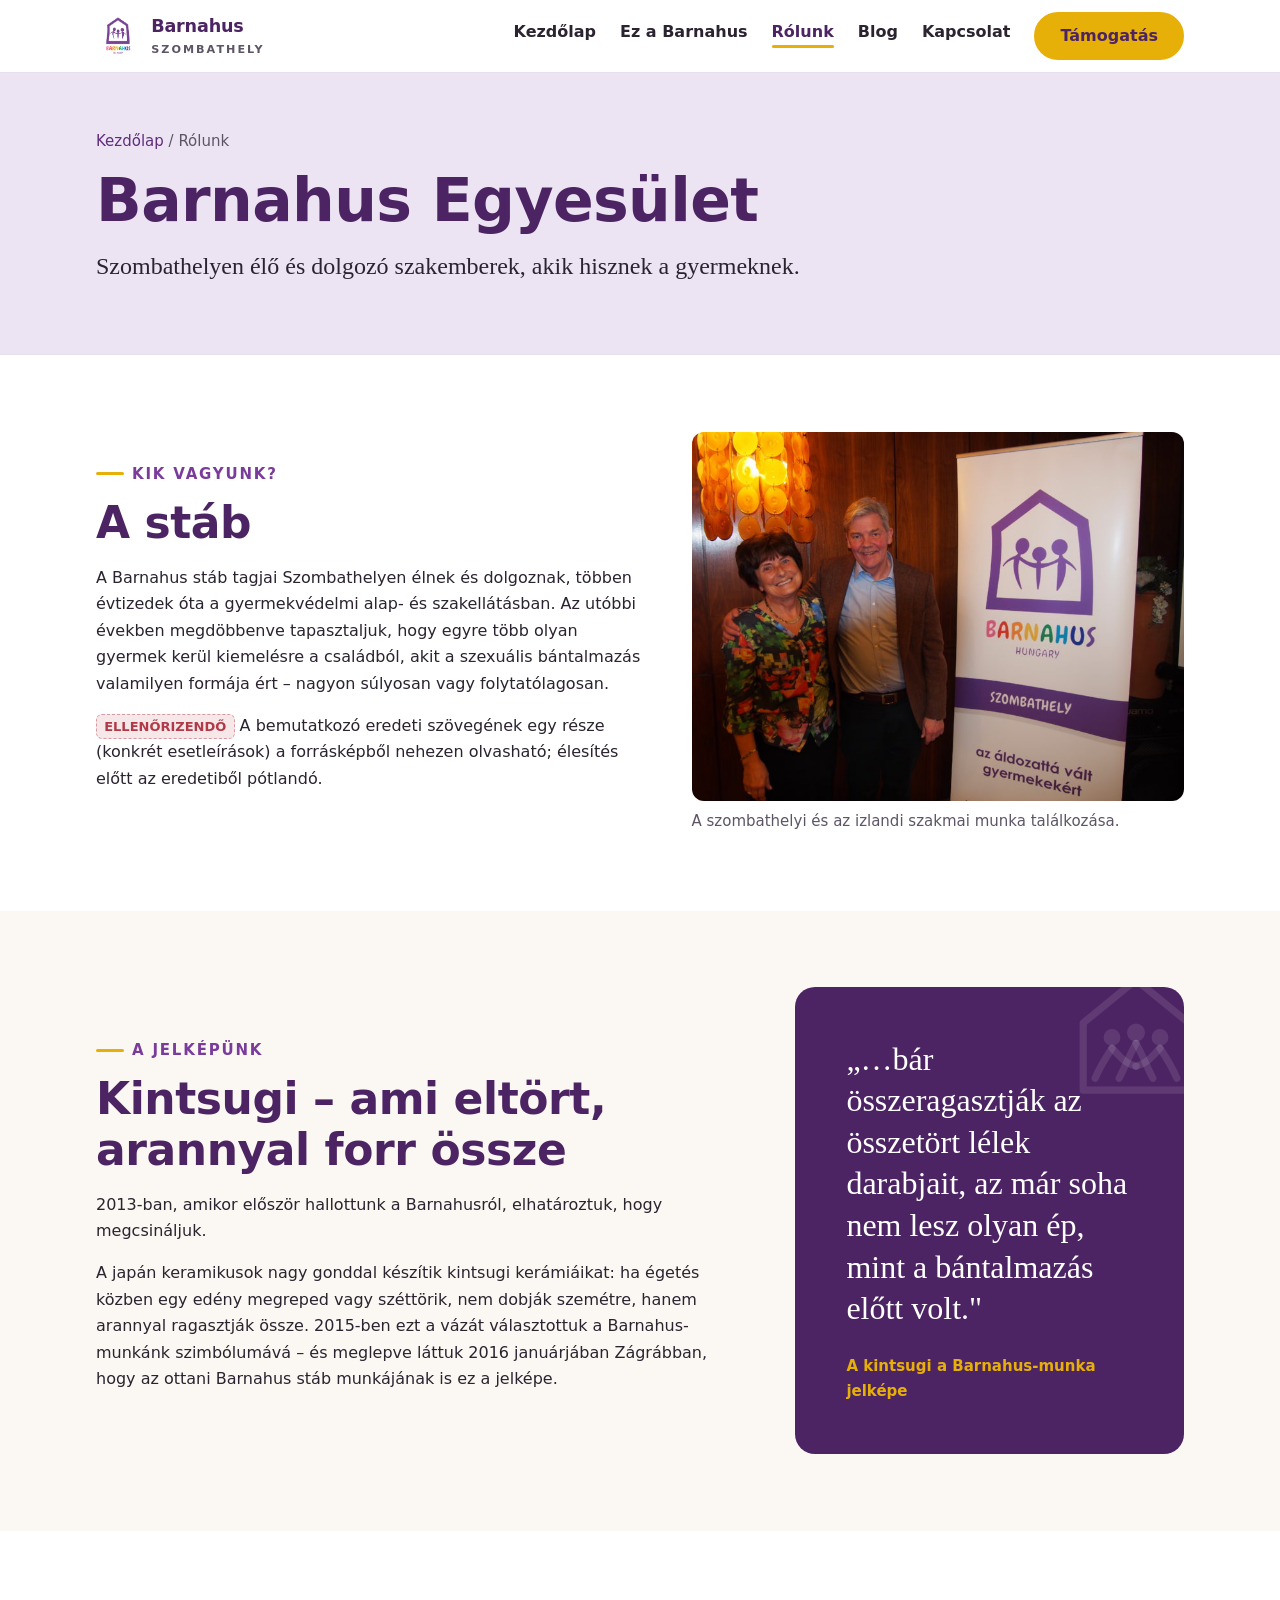
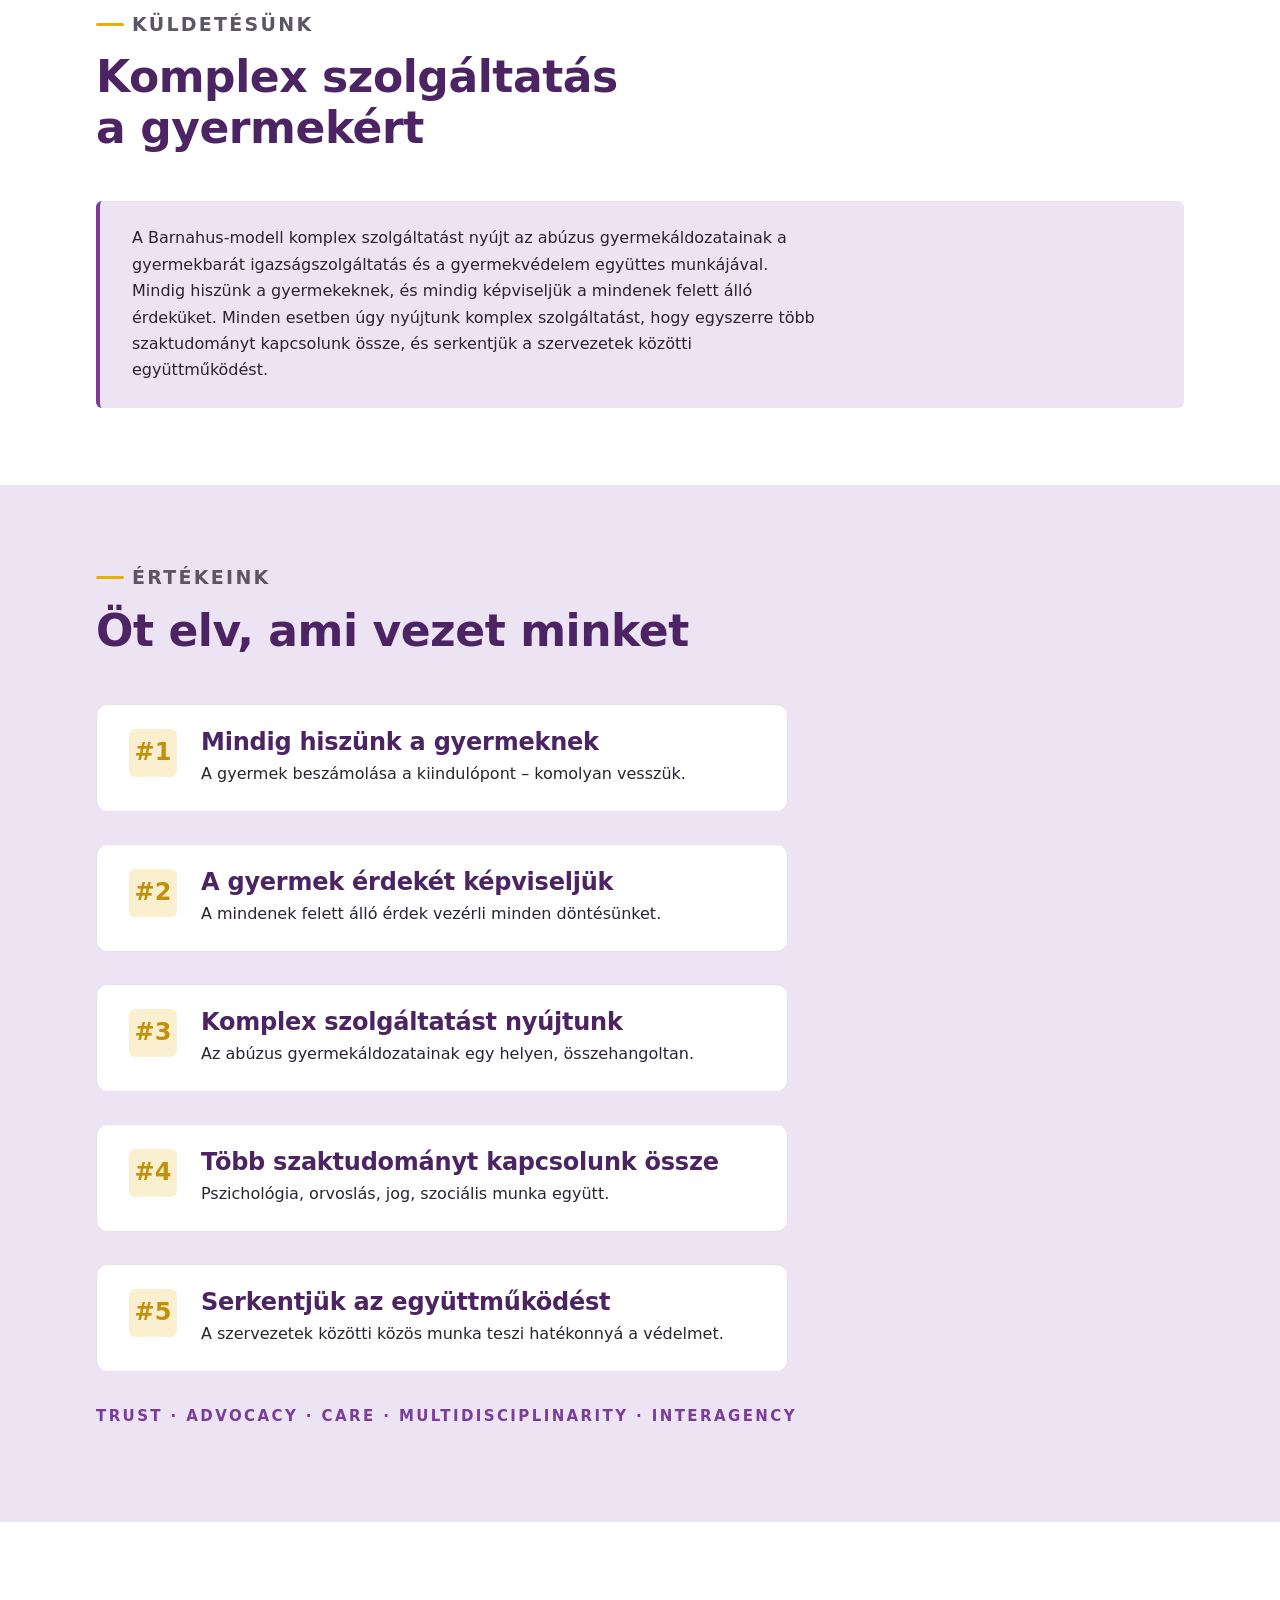
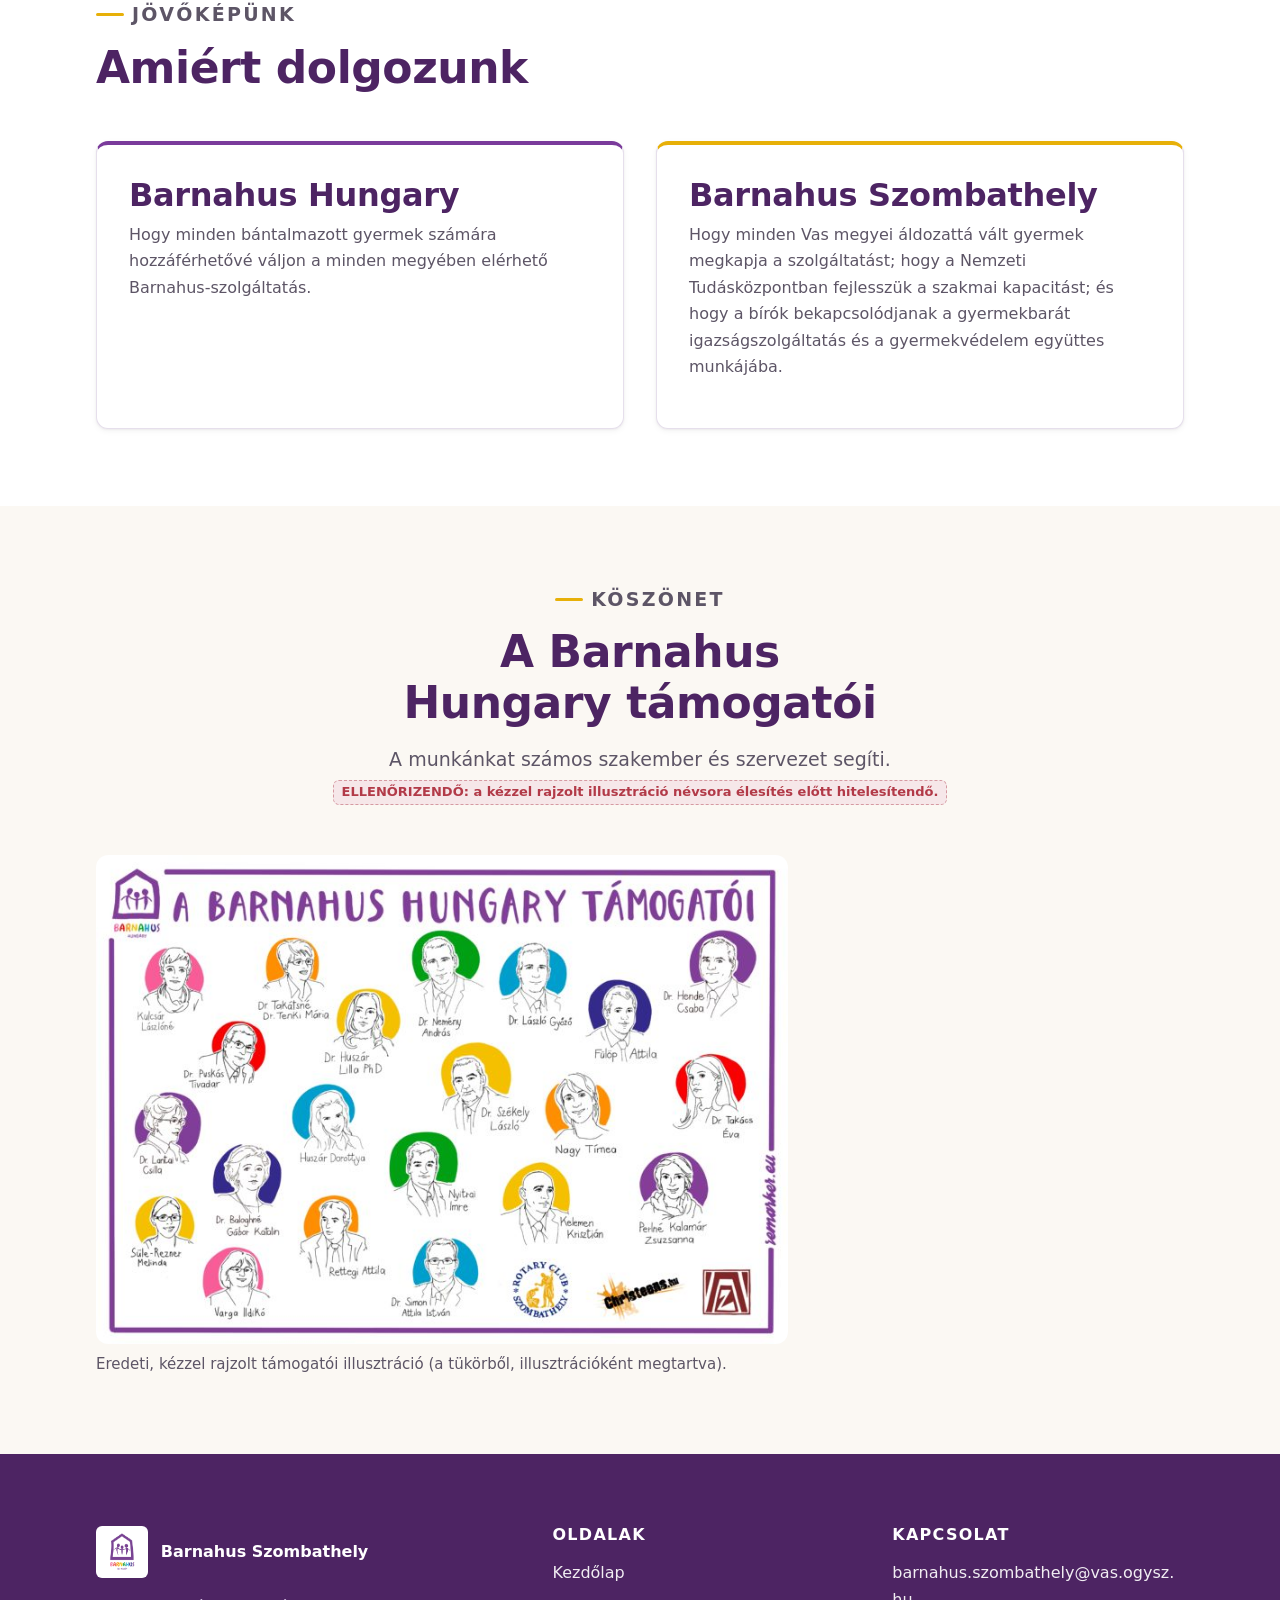
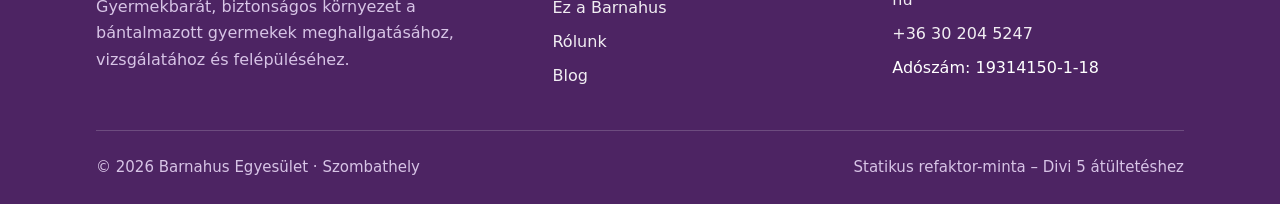
<file: rolunk.html>
<!DOCTYPE html>
<html lang="hu">
<head>
<meta charset="utf-8">
<meta name="viewport" content="width=device-width, initial-scale=1">
<title>Rólunk – Barnahus Egyesület | Barnahus Szombathely</title>
<meta name="description" content="A Barnahus Egyesület küldetése, értékei és jövőképe. A szombathelyi stáb, a kintsugi-történet, és a magyar Barnahus megszületése.">
<link rel="icon" href="assets/img/logo/barnahus-logo.png">
<link rel="stylesheet" href="assets/css/tokens.css">
<link rel="stylesheet" href="assets/css/base.css">
<link rel="stylesheet" href="assets/css/layout.css">
<link rel="stylesheet" href="assets/css/components.css">
<link rel="stylesheet" href="assets/css/pages.css">
</head>
<body>
<a class="bh-skip" href="#main">Ugrás a tartalomra</a>

<header class="bh-header">
  <div class="bh-container bh-header__inner">
    <a class="bh-brand" href="index.html" aria-label="Barnahus – kezdőlap">
      <img src="assets/img/logo/barnahus-logo.png" alt="" width="44" height="44">
      <span>Barnahus<small>Szombathely</small></span>
    </a>
    <nav class="bh-nav" id="bh-nav" aria-label="Fő navigáció">
      <ul class="bh-nav__list">
        <li><a class="bh-nav__link" href="index.html">Kezdőlap</a></li>
        <li><a class="bh-nav__link" href="ez-a-barnahus.html">Ez a Barnahus</a></li>
        <li><a class="bh-nav__link" href="rolunk.html" aria-current="page">Rólunk</a></li>
        <li><a class="bh-nav__link" href="blog.html">Blog</a></li>
        <li><a class="bh-nav__link" href="index.html#kapcsolat">Kapcsolat</a></li>
      </ul>
      <a class="bh-btn bh-btn--accent" href="index.html#tamogatas">Támogatás</a>
    </nav>
    <button class="bh-nav-toggle" type="button" aria-expanded="false" aria-controls="bh-nav">
      <span class="bh-nav-toggle__bars" aria-hidden="true"><span></span></span> Menü
    </button>
  </div>
</header>

<main id="main">

  <div class="bh-page-header">
    <div class="bh-container bh-page-header__inner">
      <nav class="bh-breadcrumb" aria-label="Hol jársz">
        <a href="index.html">Kezdőlap</a> / <span aria-current="page">Rólunk</span>
      </nav>
      <h1>Barnahus Egyesület</h1>
      <p class="bh-lead">Szombathelyen élő és dolgozó szakemberek, akik hisznek a gyermeknek.</p>
    </div>
  </div>

  <!-- Bemutatkozó + alapítók fotó -->
  <section class="bh-section">
    <div class="bh-container">
      <div class="bh-split bh-split--media-left">
        <figure class="bh-figure">
          <img src="assets/img/photos/alapitok-molino.jpg"
               alt="Dr. Lazáryné Illés Mária és Bragi Guðbrandsson a „Barnahus Hungary – Szombathely – az áldozattá vált gyermekekért" molinó előtt."
               width="768" height="576" loading="lazy">
          <figcaption>A szombathelyi és az izlandi szakmai munka találkozása.</figcaption>
        </figure>
        <div>
          <p class="bh-eyebrow">Kik vagyunk?</p>
          <h2>A stáb</h2>
          <div class="bh-prose">
            <p>
              A Barnahus stáb tagjai Szombathelyen élnek és dolgoznak, többen évtizedek óta a
              gyermekvédelmi alap- és szakellátásban. Az utóbbi években megdöbbenve tapasztaljuk,
              hogy egyre több olyan gyermek kerül kiemelésre a családból, akit a szexuális
              bántalmazás valamilyen formája ért – nagyon súlyosan vagy folytatólagosan.
            </p>
            <p>
              <span class="bh-review-flag">ELLENŐRIZENDŐ</span> A bemutatkozó eredeti szövegének egy
              része (konkrét esetleírások) a forrásképből nehezen olvasható; élesítés előtt az
              eredetiből pótlandó.
            </p>
          </div>
        </div>
      </div>
    </div>
  </section>

  <!-- Kintsugi-történet -->
  <section class="bh-section bh-section--cream">
    <div class="bh-container">
      <div class="bh-split bh-split--wide-text">
        <div>
          <p class="bh-eyebrow">A jelképünk</p>
          <h2>Kintsugi – ami eltört, arannyal forr össze</h2>
          <div class="bh-prose">
            <p>
              2013-ban, amikor először hallottunk a Barnahusról, elhatároztuk, hogy megcsináljuk.
            </p>
            <p>
              A japán keramikusok nagy gonddal készítik kintsugi kerámiáikat: ha égetés közben egy
              edény megreped vagy széttörik, nem dobják szemétre, hanem arannyal ragasztják össze.
              2015-ben ezt a vázát választottuk a Barnahus-munkánk szimbólumává – és meglepve láttuk
              2016 januárjában Zágrábban, hogy az ottani Barnahus stáb munkájának is ez a jelképe.
            </p>
          </div>
        </div>
        <aside class="bh-quote">
          <svg class="bh-quote__motif" viewBox="0 0 120 120" aria-hidden="true"><g fill="none" stroke="currentColor" stroke-width="6" stroke-linejoin="round" stroke-linecap="round"><path d="M16 50 L60 14 L104 50 L104 106 L16 106 Z"/><circle cx="40" cy="62" r="7" fill="currentColor" stroke="none"/><circle cx="60" cy="58" r="7.5" fill="currentColor" stroke="none"/><circle cx="80" cy="62" r="7" fill="currentColor" stroke="none"/><path d="M40 71 C34 80 30 86 26 96"/><path d="M40 71 C48 80 52 84 60 86"/><path d="M60 67 C54 78 52 84 46 96"/><path d="M60 67 C66 78 68 84 74 96"/><path d="M80 71 C86 80 90 86 94 96"/><path d="M80 71 C72 80 68 84 60 86"/></g></svg>
          <p>„…bár összeragasztják az összetört lélek darabjait, az már soha nem lesz olyan ép, mint a bántalmazás előtt volt."</p>
          <cite>A kintsugi a Barnahus-munka jelképe</cite>
        </aside>
      </div>
    </div>
  </section>

  <!-- Küldetésünk -->
  <section class="bh-section">
    <div class="bh-container">
      <div class="bh-section-head">
        <p class="bh-eyebrow">Küldetésünk</p>
        <h2>Komplex szolgáltatás a gyermekért</h2>
      </div>
      <div class="bh-note">
        <p>
          A Barnahus-modell komplex szolgáltatást nyújt az abúzus gyermekáldozatainak a gyermekbarát
          igazságszolgáltatás és a gyermekvédelem együttes munkájával. Mindig hiszünk a gyermekeknek,
          és mindig képviseljük a mindenek felett álló érdeküket. Minden esetben úgy nyújtunk komplex
          szolgáltatást, hogy egyszerre több szaktudományt kapcsolunk össze, és serkentjük a
          szervezetek közötti együttműködést.
        </p>
      </div>
    </div>
  </section>

  <!-- Értékeink (#1..#5) -->
  <section class="bh-section bh-section--soft">
    <div class="bh-container">
      <div class="bh-section-head">
        <p class="bh-eyebrow">Értékeink</p>
        <h2>Öt elv, ami vezet minket</h2>
      </div>
      <ol class="bh-process bh-process--accent">
        <li class="bh-process__item"><div><h3>Mindig hiszünk a gyermeknek</h3><p>A gyermek beszámolása a kiindulópont – komolyan vesszük.</p></div></li>
        <li class="bh-process__item"><div><h3>A gyermek érdekét képviseljük</h3><p>A mindenek felett álló érdek vezérli minden döntésünket.</p></div></li>
        <li class="bh-process__item"><div><h3>Komplex szolgáltatást nyújtunk</h3><p>Az abúzus gyermekáldozatainak egy helyen, összehangoltan.</p></div></li>
        <li class="bh-process__item"><div><h3>Több szaktudományt kapcsolunk össze</h3><p>Pszichológia, orvoslás, jog, szociális munka együtt.</p></div></li>
        <li class="bh-process__item"><div><h3>Serkentjük az együttműködést</h3><p>A szervezetek közötti közös munka teszi hatékonnyá a védelmet.</p></div></li>
      </ol>
      <p class="bh-values-en">Trust · Advocacy · Care · Multidisciplinarity · Interagency</p>
    </div>
  </section>

  <!-- Jövőképünk -->
  <section class="bh-section">
    <div class="bh-container">
      <div class="bh-section-head">
        <p class="bh-eyebrow">Jövőképünk</p>
        <h2>Amiért dolgozunk</h2>
      </div>
      <div class="bh-grid bh-grid--2">
        <div class="bh-card">
          <h3>Barnahus Hungary</h3>
          <p>Hogy minden bántalmazott gyermek számára hozzáférhetővé váljon a minden megyében elérhető Barnahus-szolgáltatás.</p>
        </div>
        <div class="bh-card bh-card--accent">
          <h3>Barnahus Szombathely</h3>
          <p>Hogy minden Vas megyei áldozattá vált gyermek megkapja a szolgáltatást; hogy a Nemzeti Tudásközpontban fejlesszük a szakmai kapacitást; és hogy a bírók bekapcsolódjanak a gyermekbarát igazságszolgáltatás és a gyermekvédelem együttes munkájába.</p>
        </div>
      </div>
    </div>
  </section>

  <!-- Támogatók illusztráció (marad kép) -->
  <section class="bh-section bh-section--cream">
    <div class="bh-container">
      <div class="bh-section-head bh-section-head--center">
        <p class="bh-eyebrow">Köszönet</p>
        <h2>A Barnahus Hungary támogatói</h2>
        <p>A munkánkat számos szakember és szervezet segíti. <span class="bh-review-flag">ELLENŐRIZENDŐ: a kézzel rajzolt illusztráció névsora élesítés előtt hitelesítendő.</span></p>
      </div>
      <figure class="bh-figure bh-measure--center">
        <img src="assets/img/photos/tamogatoi-illusztracio.jpg"
             alt="„A Barnahus Hungary támogatói" – kézzel rajzolt illusztráció a támogató szakemberek portréival és neveivel."
             width="768" height="543" loading="lazy">
        <figcaption>Eredeti, kézzel rajzolt támogatói illusztráció (a tükörből, illusztrációként megtartva).</figcaption>
      </figure>
    </div>
  </section>

</main>

<footer class="bh-footer">
  <div class="bh-container bh-footer__inner">
    <div>
      <div class="bh-footer__brand">
        <img src="assets/img/logo/barnahus-logo.png" alt="Barnahus Hungary logó" width="52" height="52">
        <strong>Barnahus Szombathely</strong>
      </div>
      <p>Gyermekbarát, biztonságos környezet a bántalmazott gyermekek meghallgatásához, vizsgálatához és felépüléséhez.</p>
    </div>
    <div>
      <h4>Oldalak</h4>
      <ul class="bh-footer__list">
        <li><a href="index.html">Kezdőlap</a></li>
        <li><a href="ez-a-barnahus.html">Ez a Barnahus</a></li>
        <li><a href="rolunk.html">Rólunk</a></li>
        <li><a href="blog.html">Blog</a></li>
      </ul>
    </div>
    <div>
      <h4>Kapcsolat</h4>
      <ul class="bh-footer__list">
        <li><a href="mailto:barnahus.szombathely@vas.ogysz.hu">barnahus.szombathely@vas.ogysz.hu</a></li>
        <li><a href="tel:+36302045247">+36 30 204 5247</a></li>
        <li>Adószám: 19314150-1-18</li>
      </ul>
    </div>
  </div>
  <div class="bh-container">
    <div class="bh-footer__bottom">
      <span>© 2026 Barnahus Egyesület · Szombathely</span>
      <span>Statikus refaktor-minta – Divi 5 átültetéshez</span>
    </div>
  </div>
</footer>

<script src="assets/js/main.js"></script>
</body>
</html>
</file>
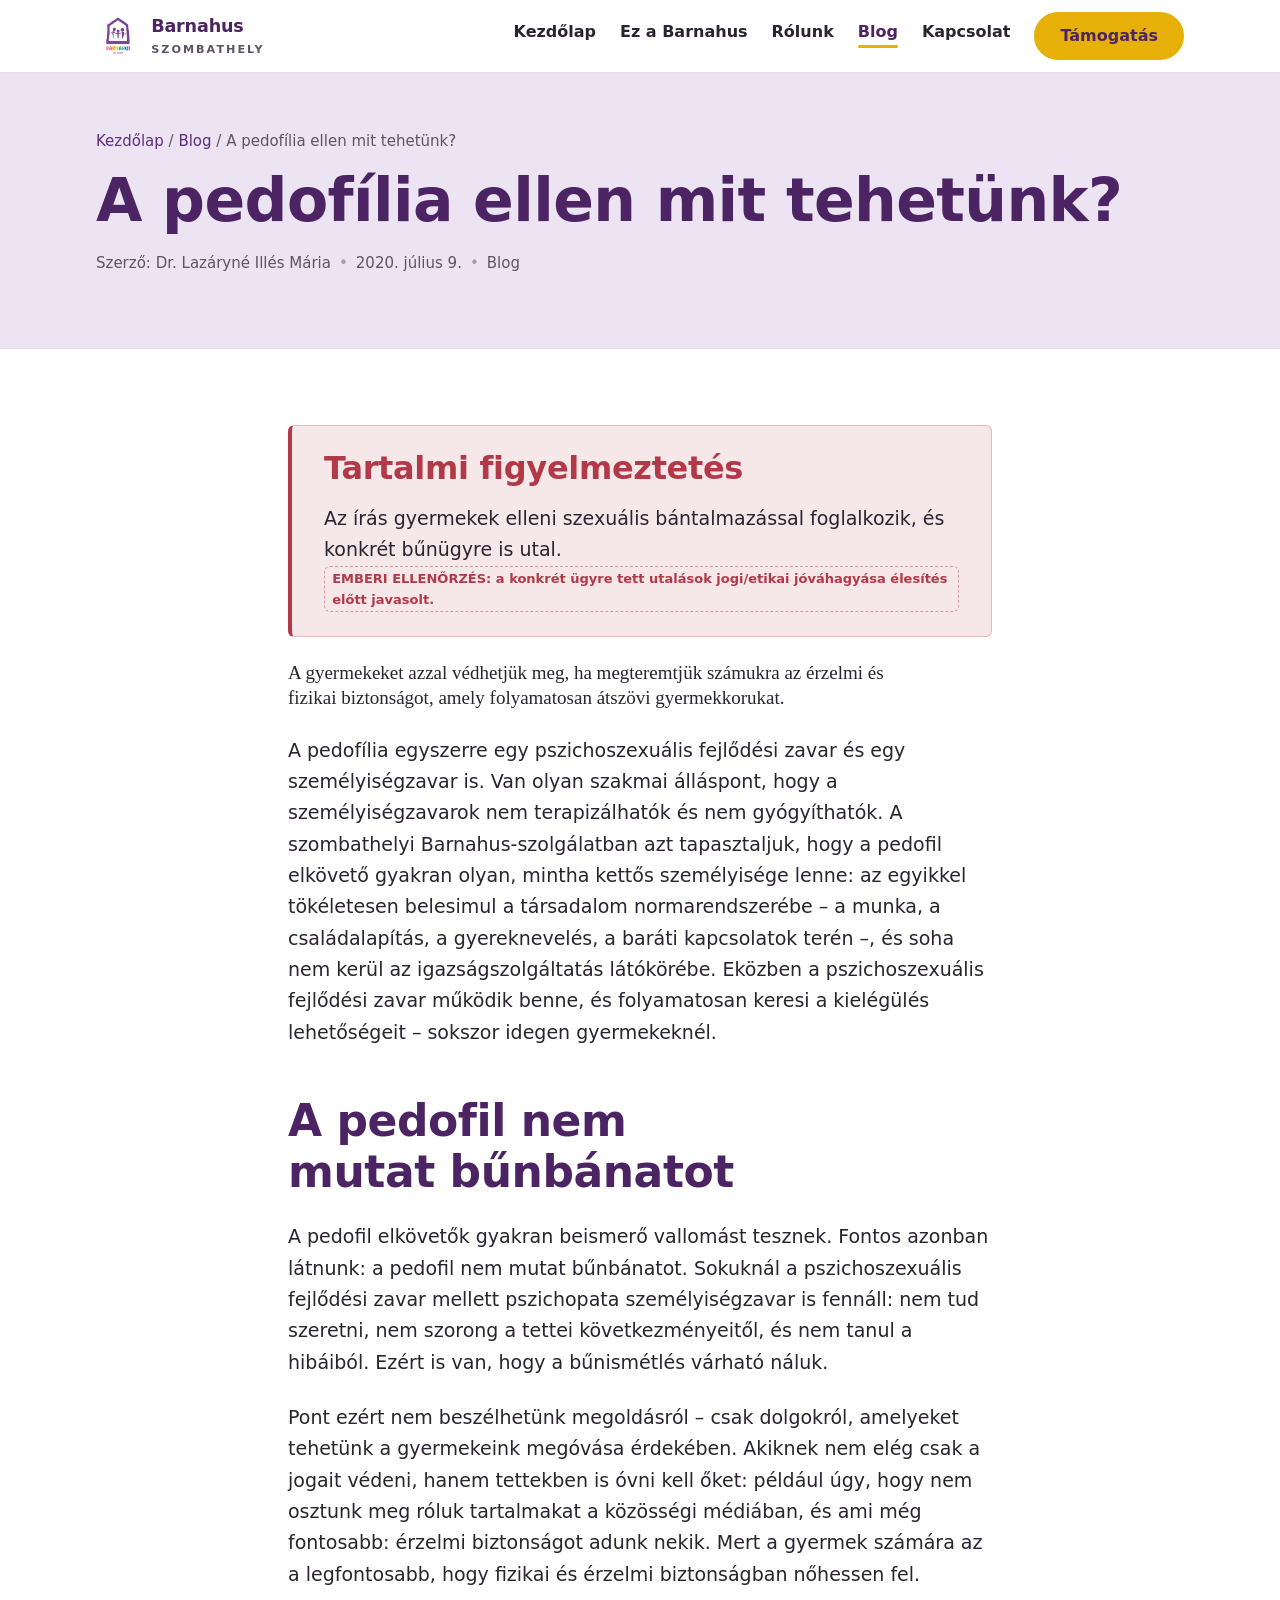
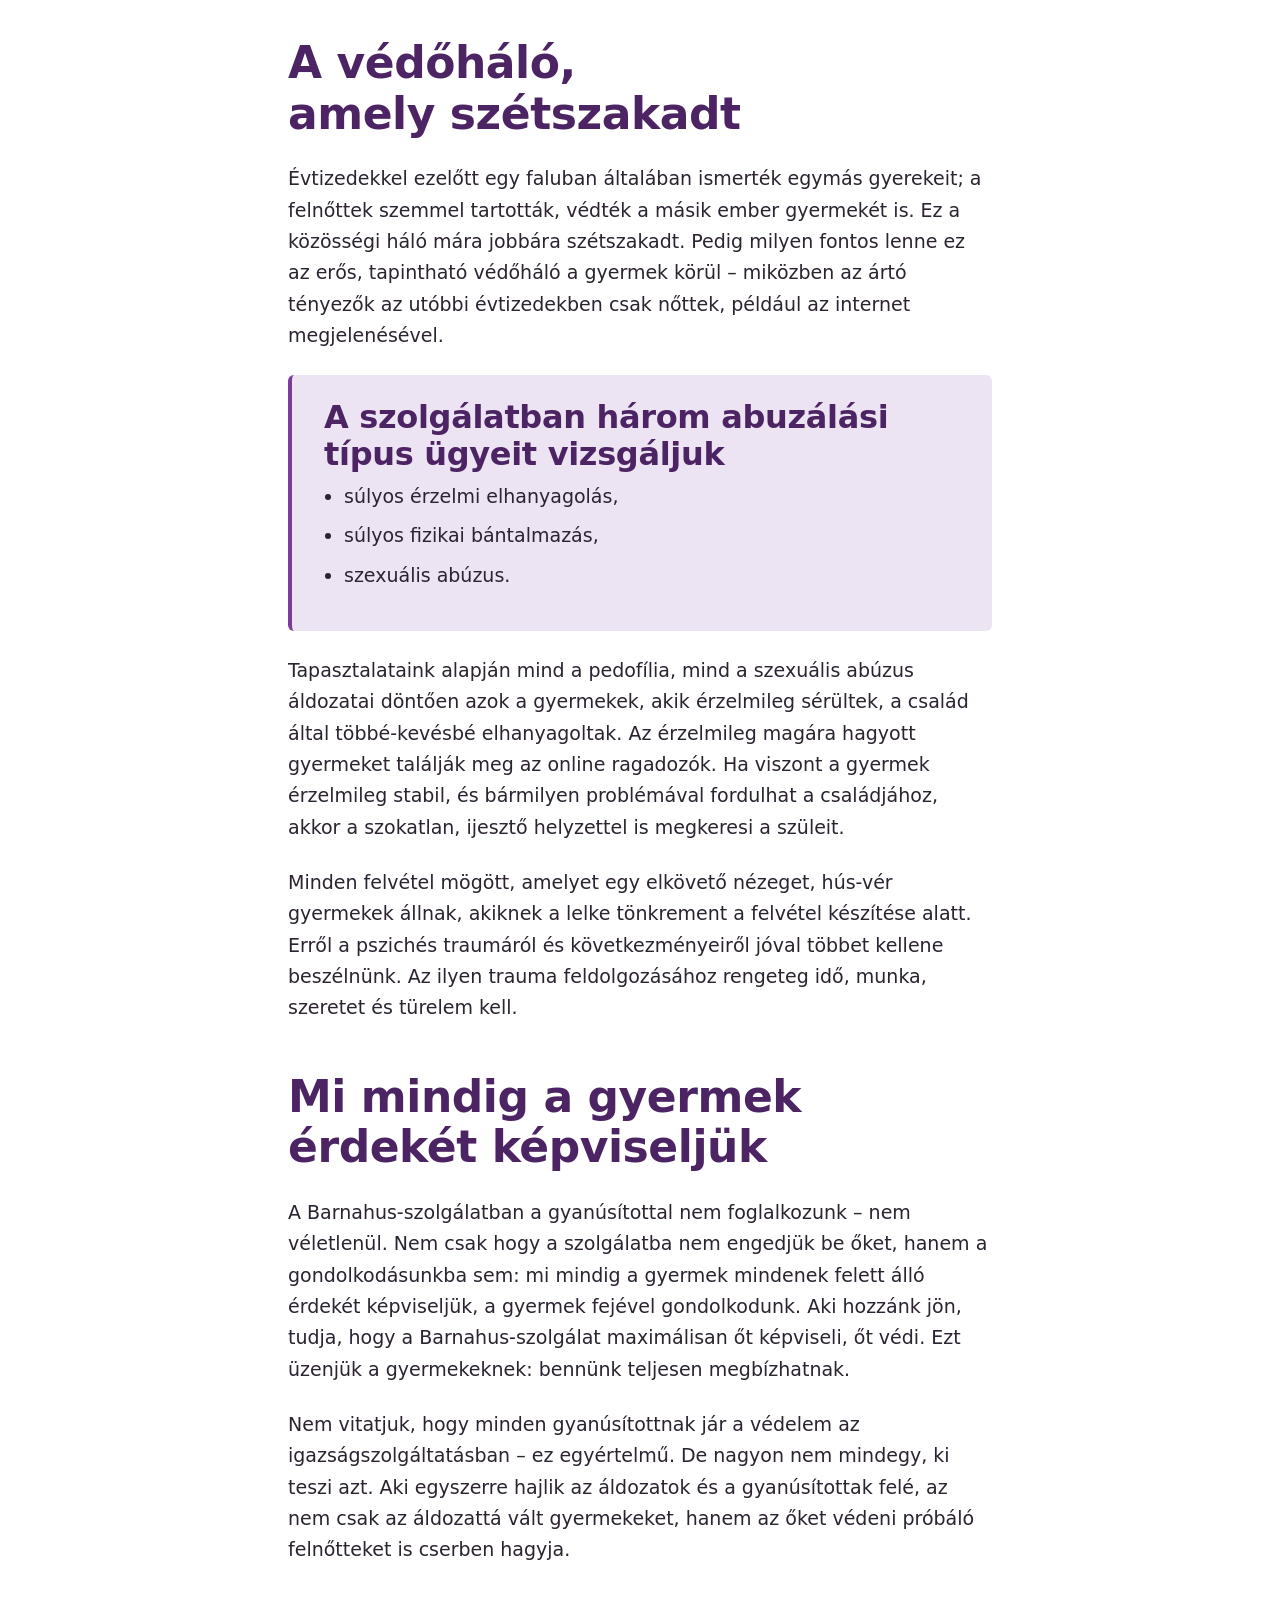
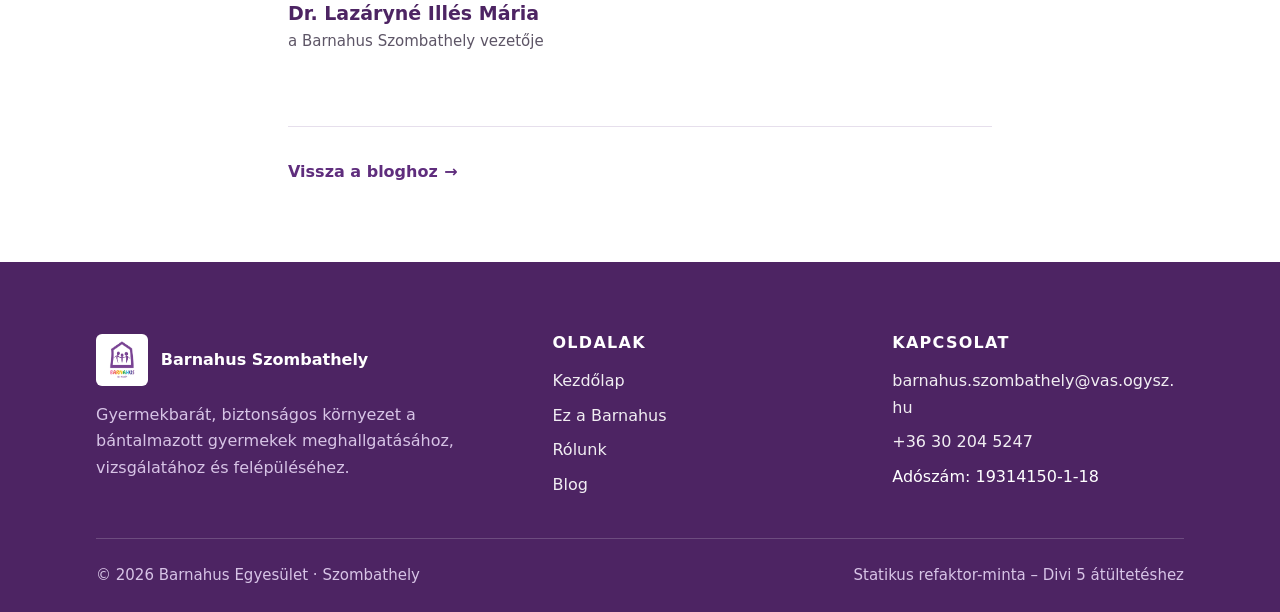
<file: blog/a-pedofilia-ellen-mit-tehetunk.html>
<!DOCTYPE html>
<html lang="hu">
<head>
<meta charset="utf-8">
<meta name="viewport" content="width=device-width, initial-scale=1">
<title>A pedofília ellen mit tehetünk? | Barnahus Szombathely</title>
<meta name="description" content="Dr. Lazáryné Illés Mária írása a gyermekek érzelmi és fizikai biztonságáról, a szombathelyi Barnahus-szolgálat tapasztalatairól. Érzékeny tartalom.">
<link rel="icon" href="../assets/img/logo/barnahus-logo.png">
<link rel="stylesheet" href="../assets/css/tokens.css">
<link rel="stylesheet" href="../assets/css/base.css">
<link rel="stylesheet" href="../assets/css/layout.css">
<link rel="stylesheet" href="../assets/css/components.css">
<link rel="stylesheet" href="../assets/css/pages.css">
</head>
<body>
<a class="bh-skip" href="#main">Ugrás a tartalomra</a>

<header class="bh-header">
  <div class="bh-container bh-header__inner">
    <a class="bh-brand" href="../index.html" aria-label="Barnahus – kezdőlap">
      <img src="../assets/img/logo/barnahus-logo.png" alt="" width="44" height="44">
      <span>Barnahus<small>Szombathely</small></span>
    </a>
    <nav class="bh-nav" id="bh-nav" aria-label="Fő navigáció">
      <ul class="bh-nav__list">
        <li><a class="bh-nav__link" href="../index.html">Kezdőlap</a></li>
        <li><a class="bh-nav__link" href="../ez-a-barnahus.html">Ez a Barnahus</a></li>
        <li><a class="bh-nav__link" href="../rolunk.html">Rólunk</a></li>
        <li><a class="bh-nav__link" href="../blog.html" aria-current="page">Blog</a></li>
        <li><a class="bh-nav__link" href="../index.html#kapcsolat">Kapcsolat</a></li>
      </ul>
      <a class="bh-btn bh-btn--accent" href="../index.html#tamogatas">Támogatás</a>
    </nav>
    <button class="bh-nav-toggle" type="button" aria-expanded="false" aria-controls="bh-nav">
      <span class="bh-nav-toggle__bars" aria-hidden="true"><span></span></span> Menü
    </button>
  </div>
</header>

<main id="main">

  <div class="bh-page-header">
    <div class="bh-container bh-page-header__inner">
      <nav class="bh-breadcrumb" aria-label="Hol jársz">
        <a href="../index.html">Kezdőlap</a> / <a href="../blog.html">Blog</a> / <span aria-current="page">A pedofília ellen mit tehetünk?</span>
      </nav>
      <h1>A pedofília ellen mit tehetünk?</h1>
      <p class="bh-meta"><span>Szerző: Dr. Lazáryné Illés Mária</span><span class="bh-meta__sep">•</span><time datetime="2020-07-09">2020. július 9.</time><span class="bh-meta__sep">•</span><span>Blog</span></p>
    </div>
  </div>

  <section class="bh-section">
    <div class="bh-container">
      <article class="bh-article">

        <div class="bh-important" role="note">
          <h3>Tartalmi figyelmeztetés</h3>
          <p>Az írás gyermekek elleni szexuális bántalmazással foglalkozik, és konkrét bűnügyre is utal. <span class="bh-review-flag">EMBERI ELLENŐRZÉS: a konkrét ügyre tett utalások jogi/etikai jóváhagyása élesítés előtt javasolt.</span></p>
        </div>

        <p class="bh-article__lead">
          A gyermekeket azzal védhetjük meg, ha megteremtjük számukra az érzelmi és fizikai
          biztonságot, amely folyamatosan átszövi gyermekkorukat.
        </p>

        <p>
          A pedofília egyszerre egy pszichoszexuális fejlődési zavar és egy személyiségzavar is. Van
          olyan szakmai álláspont, hogy a személyiségzavarok nem terapizálhatók és nem gyógyíthatók.
          A szombathelyi Barnahus-szolgálatban azt tapasztaljuk, hogy a pedofil elkövető gyakran
          olyan, mintha kettős személyisége lenne: az egyikkel tökéletesen belesimul a társadalom
          normarendszerébe – a munka, a családalapítás, a gyereknevelés, a baráti kapcsolatok terén –,
          és soha nem kerül az igazságszolgáltatás látókörébe. Eközben a pszichoszexuális fejlődési
          zavar működik benne, és folyamatosan keresi a kielégülés lehetőségeit – sokszor idegen
          gyermekeknél.
        </p>

        <h2>A pedofil nem mutat bűnbánatot</h2>
        <p>
          A pedofil elkövetők gyakran beismerő vallomást tesznek. Fontos azonban látnunk: a pedofil
          nem mutat bűnbánatot. Sokuknál a pszichoszexuális fejlődési zavar mellett pszichopata
          személyiségzavar is fennáll: nem tud szeretni, nem szorong a tettei következményeitől, és
          nem tanul a hibáiból. Ezért is van, hogy a bűnismétlés várható náluk.
        </p>

        <p>
          Pont ezért nem beszélhetünk megoldásról – csak dolgokról, amelyeket tehetünk a gyermekeink
          megóvása érdekében. Akiknek nem elég csak a jogait védeni, hanem tettekben is óvni kell őket:
          például úgy, hogy nem osztunk meg róluk tartalmakat a közösségi médiában, és ami még
          fontosabb: érzelmi biztonságot adunk nekik. Mert a gyermek számára az a legfontosabb, hogy
          fizikai és érzelmi biztonságban nőhessen fel.
        </p>

        <h2>A védőháló, amely szétszakadt</h2>
        <p>
          Évtizedekkel ezelőtt egy faluban általában ismerték egymás gyerekeit; a felnőttek
          szemmel tartották, védték a másik ember gyermekét is. Ez a közösségi háló mára jobbára
          szétszakadt. Pedig milyen fontos lenne ez az erős, tapintható védőháló a gyermek körül –
          miközben az ártó tényezők az utóbbi évtizedekben csak nőttek, például az internet
          megjelenésével.
        </p>

        <div class="bh-note">
          <h3>A szolgálatban három abuzálási típus ügyeit vizsgáljuk</h3>
          <ul>
            <li>súlyos érzelmi elhanyagolás,</li>
            <li>súlyos fizikai bántalmazás,</li>
            <li>szexuális abúzus.</li>
          </ul>
        </div>

        <p>
          Tapasztalataink alapján mind a pedofília, mind a szexuális abúzus áldozatai döntően azok a
          gyermekek, akik érzelmileg sérültek, a család által többé-kevésbé elhanyagoltak. Az
          érzelmileg magára hagyott gyermeket találják meg az online ragadozók. Ha viszont a gyermek
          érzelmileg stabil, és bármilyen problémával fordulhat a családjához, akkor a szokatlan,
          ijesztő helyzettel is megkeresi a szüleit.
        </p>

        <p>
          Minden felvétel mögött, amelyet egy elkövető nézeget, hús-vér gyermekek állnak, akiknek a
          lelke tönkrement a felvétel készítése alatt. Erről a pszichés traumáról és következményeiről
          jóval többet kellene beszélnünk. Az ilyen trauma feldolgozásához rengeteg idő, munka,
          szeretet és türelem kell.
        </p>

        <h2>Mi mindig a gyermek érdekét képviseljük</h2>
        <p>
          A Barnahus-szolgálatban a gyanúsítottal nem foglalkozunk – nem véletlenül. Nem csak hogy a
          szolgálatba nem engedjük be őket, hanem a gondolkodásunkba sem: mi mindig a gyermek mindenek
          felett álló érdekét képviseljük, a gyermek fejével gondolkodunk. Aki hozzánk jön, tudja, hogy
          a Barnahus-szolgálat maximálisan őt képviseli, őt védi. Ezt üzenjük a gyermekeknek:
          bennünk teljesen megbízhatnak.
        </p>

        <p>
          Nem vitatjuk, hogy minden gyanúsítottnak jár a védelem az igazságszolgáltatásban – ez
          egyértelmű. De nagyon nem mindegy, ki teszi azt. Aki egyszerre hajlik az áldozatok és a
          gyanúsítottak felé, az nem csak az áldozattá vált gyermekeket, hanem az őket védeni próbáló
          felnőtteket is cserben hagyja.
        </p>

        <p class="bh-article__signature">
          Dr. Lazáryné Illés Mária
          <span>a Barnahus Szombathely vezetője</span>
        </p>

        <div class="bh-article-foot">
          <a class="bh-arrow-link" href="../blog.html">Vissza a bloghoz</a>
        </div>

      </article>
    </div>
  </section>

</main>

<footer class="bh-footer">
  <div class="bh-container bh-footer__inner">
    <div>
      <div class="bh-footer__brand">
        <img src="../assets/img/logo/barnahus-logo.png" alt="Barnahus Hungary logó" width="52" height="52">
        <strong>Barnahus Szombathely</strong>
      </div>
      <p>Gyermekbarát, biztonságos környezet a bántalmazott gyermekek meghallgatásához, vizsgálatához és felépüléséhez.</p>
    </div>
    <div>
      <h4>Oldalak</h4>
      <ul class="bh-footer__list">
        <li><a href="../index.html">Kezdőlap</a></li>
        <li><a href="../ez-a-barnahus.html">Ez a Barnahus</a></li>
        <li><a href="../rolunk.html">Rólunk</a></li>
        <li><a href="../blog.html">Blog</a></li>
      </ul>
    </div>
    <div>
      <h4>Kapcsolat</h4>
      <ul class="bh-footer__list">
        <li><a href="mailto:barnahus.szombathely@vas.ogysz.hu">barnahus.szombathely@vas.ogysz.hu</a></li>
        <li><a href="tel:+36302045247">+36 30 204 5247</a></li>
        <li>Adószám: 19314150-1-18</li>
      </ul>
    </div>
  </div>
  <div class="bh-container">
    <div class="bh-footer__bottom">
      <span>© 2026 Barnahus Egyesület · Szombathely</span>
      <span>Statikus refaktor-minta – Divi 5 átültetéshez</span>
    </div>
  </div>
</footer>

<script src="../assets/js/main.js"></script>
</body>
</html>
</file>
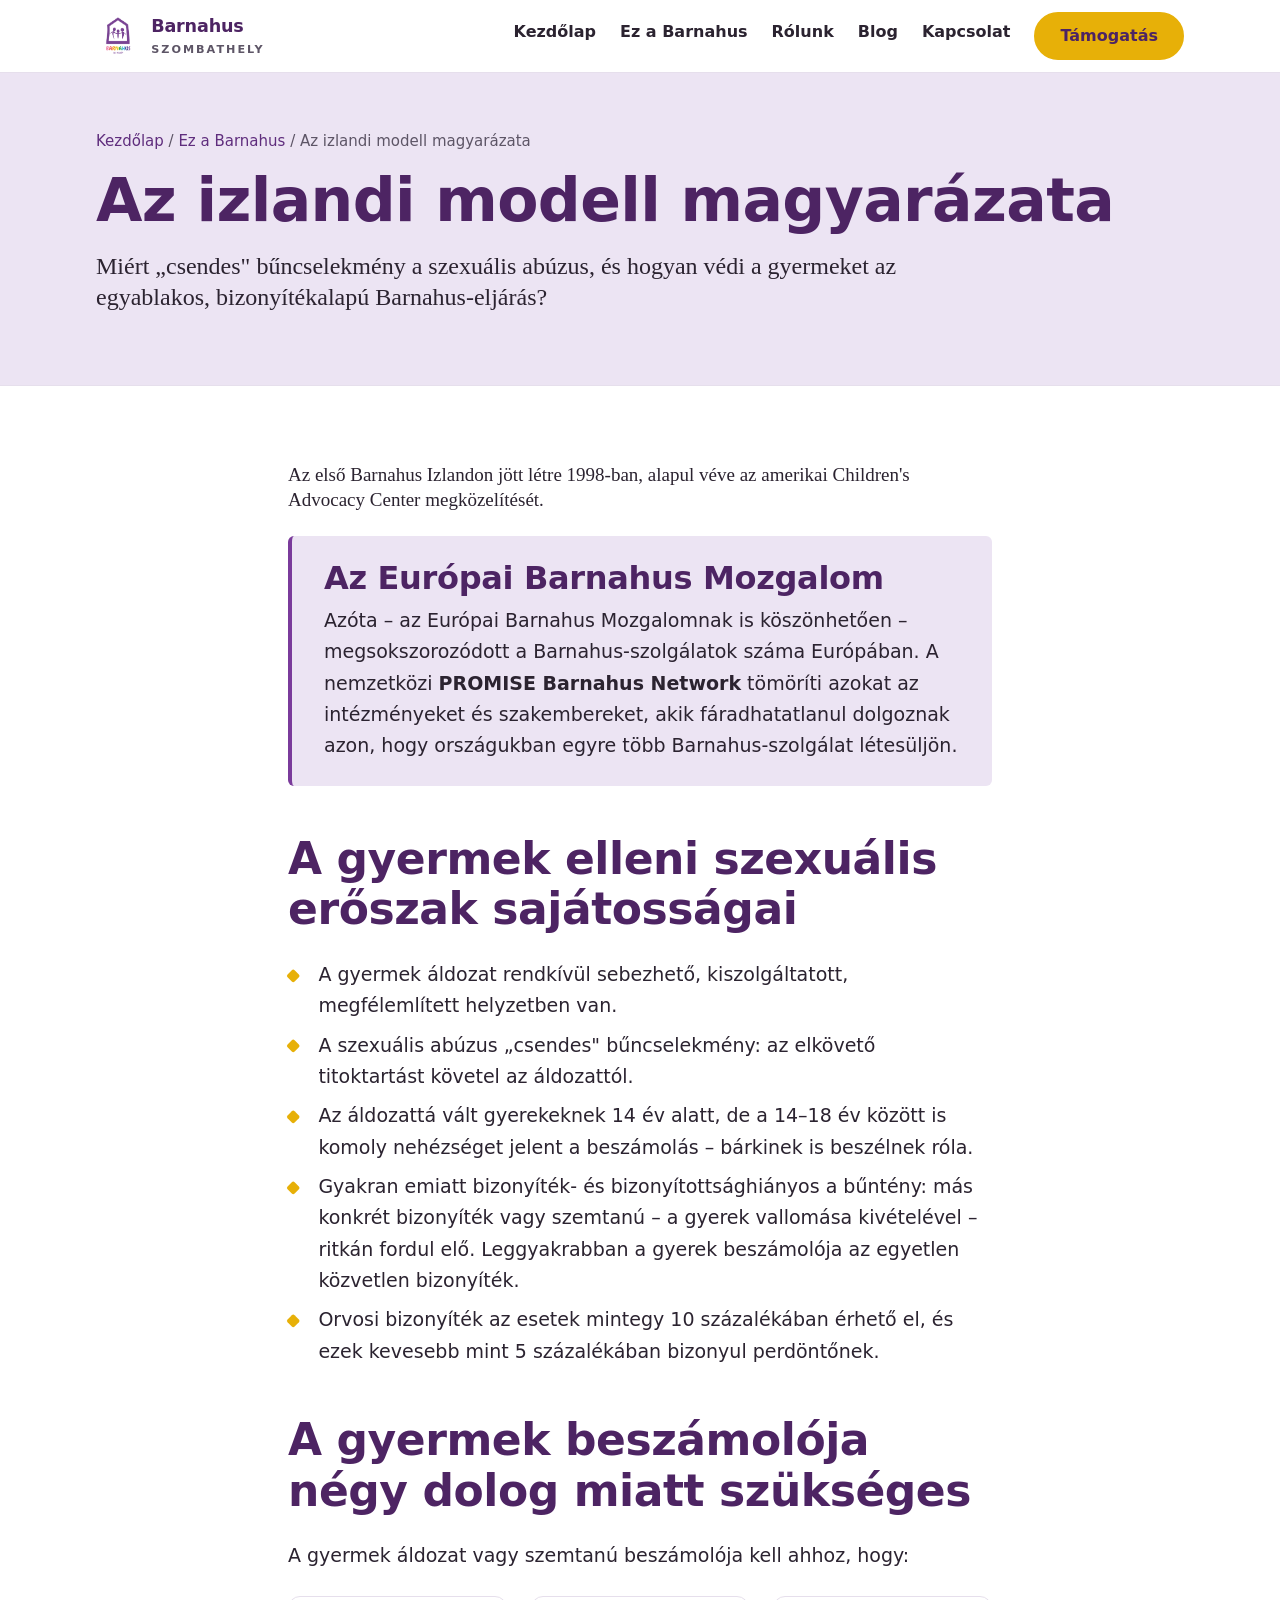
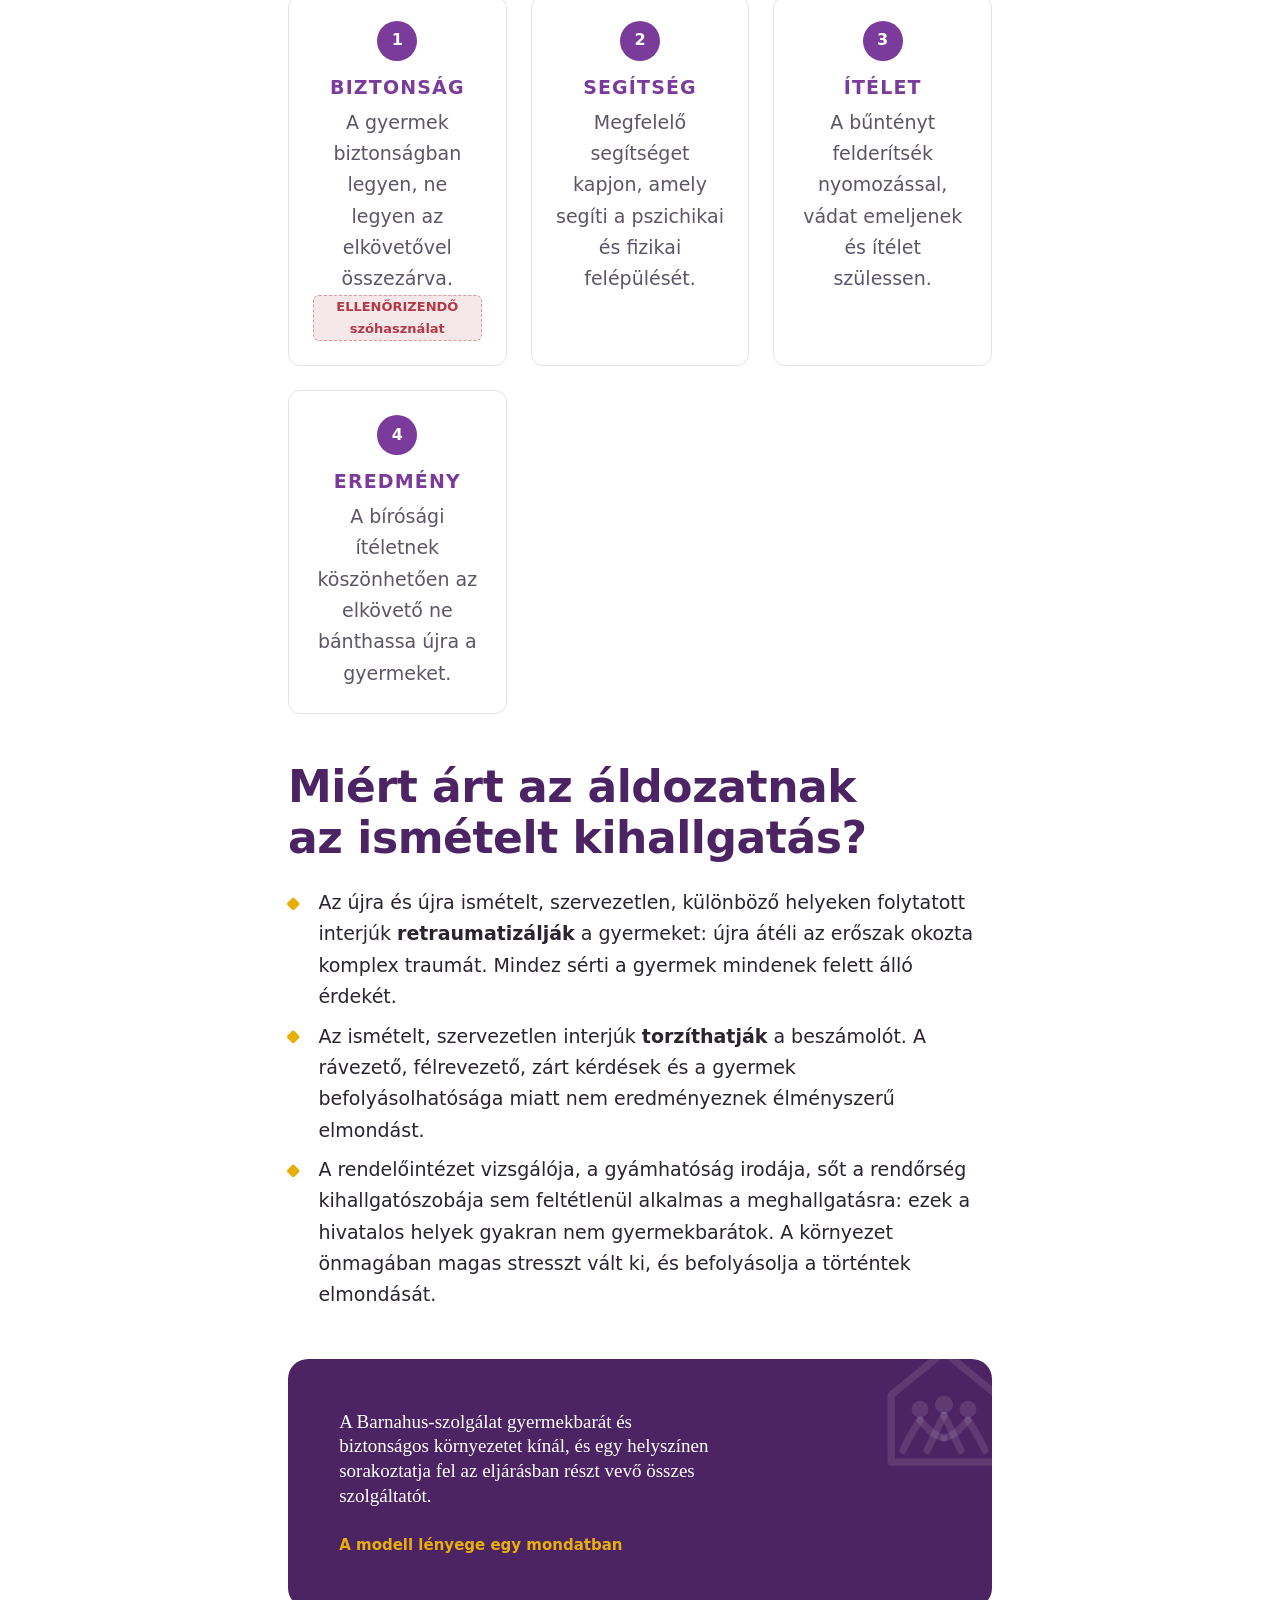
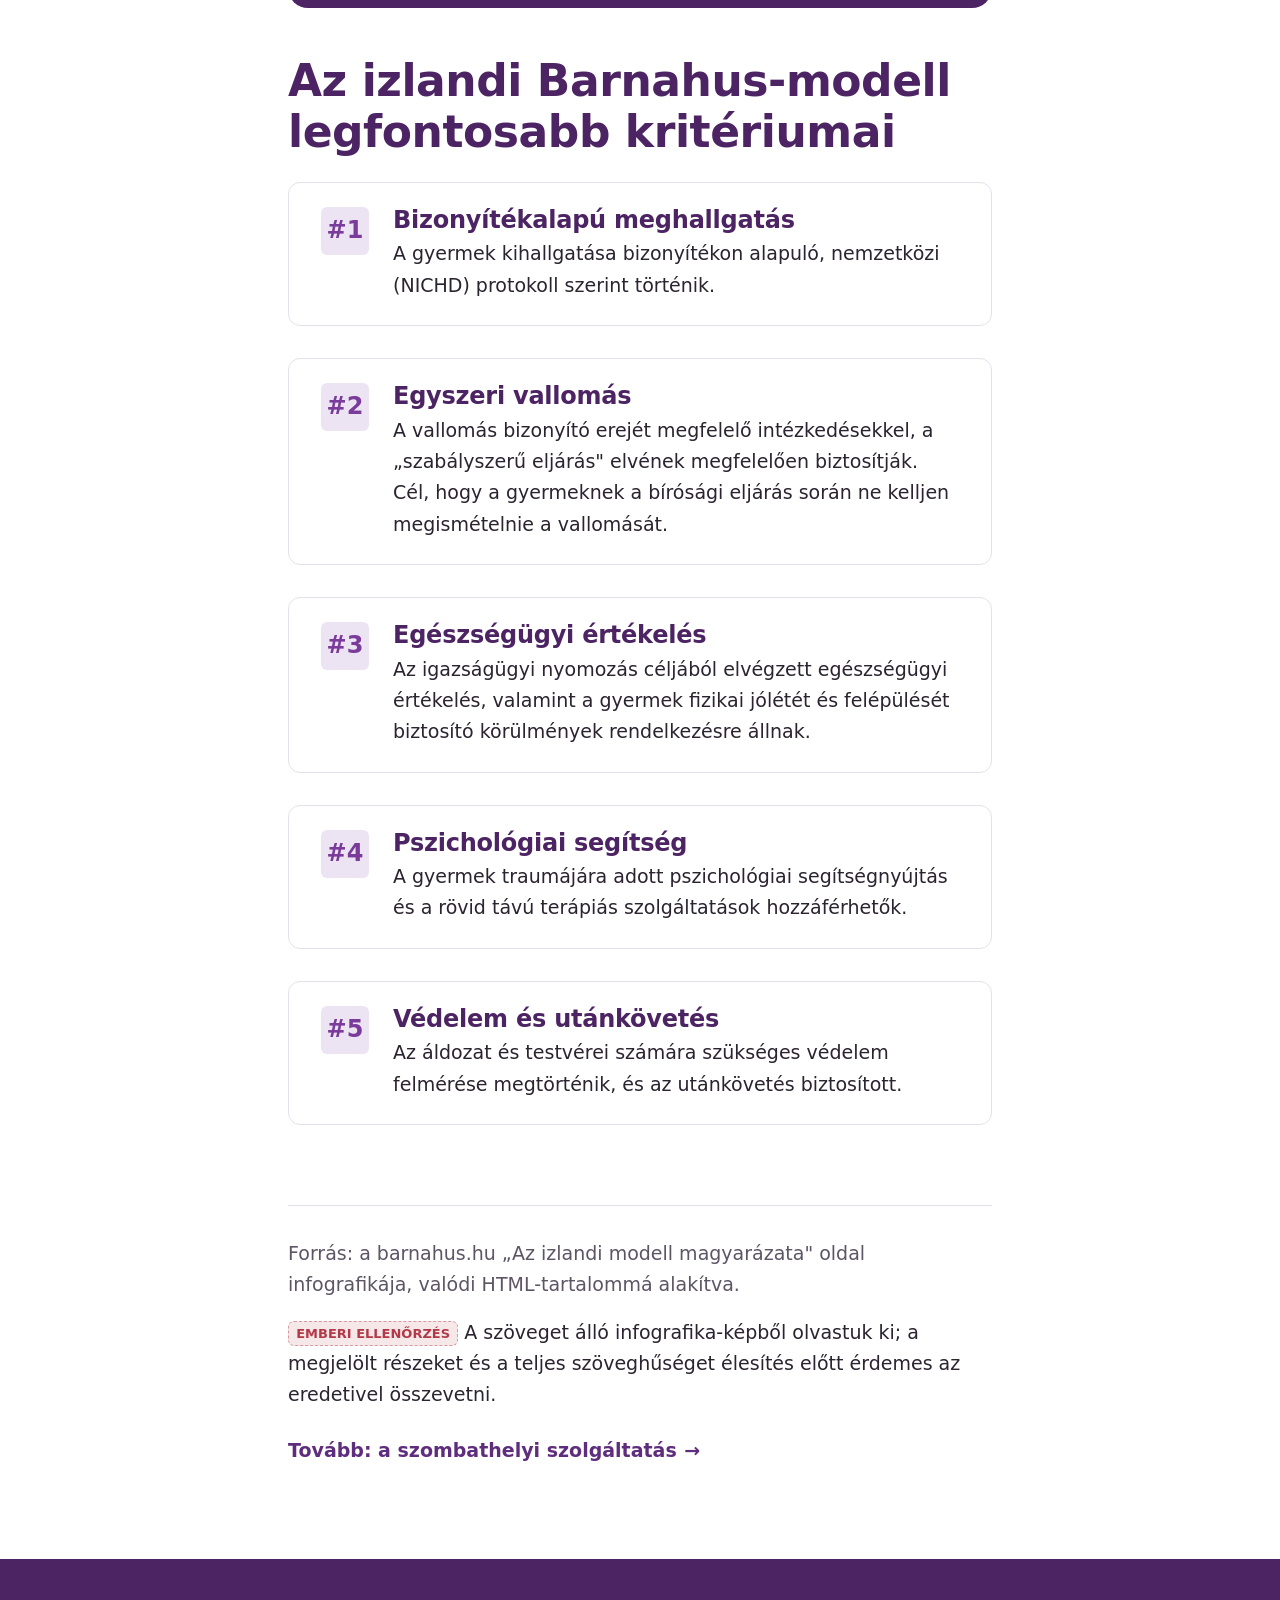
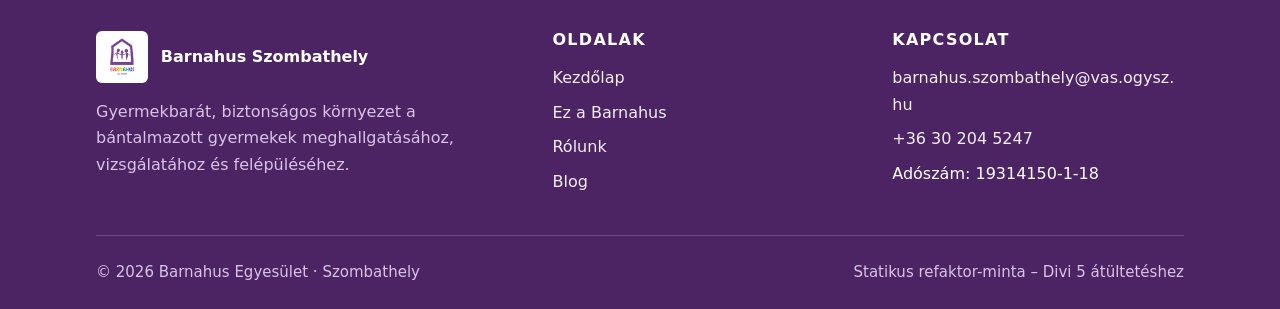
<file: blog/kepbol-html-minta.html>
<!DOCTYPE html>
<html lang="hu">
<head>
<meta charset="utf-8">
<meta name="viewport" content="width=device-width, initial-scale=1">
<title>Az izlandi modell magyarázata | Barnahus Szombathely</title>
<meta name="description" content="Mit jelent a Barnahus-modell, miért „csendes" bűncselekmény a szexuális abúzus, és mik az izlandi modell legfontosabb kritériumai? Eredetileg infografika, valódi HTML-cikké alakítva.">
<link rel="icon" href="../assets/img/logo/barnahus-logo.png">
<link rel="stylesheet" href="../assets/css/tokens.css">
<link rel="stylesheet" href="../assets/css/base.css">
<link rel="stylesheet" href="../assets/css/layout.css">
<link rel="stylesheet" href="../assets/css/components.css">
<link rel="stylesheet" href="../assets/css/pages.css">
</head>
<body>
<a class="bh-skip" href="#main">Ugrás a tartalomra</a>

<header class="bh-header">
  <div class="bh-container bh-header__inner">
    <a class="bh-brand" href="../index.html" aria-label="Barnahus – kezdőlap">
      <img src="../assets/img/logo/barnahus-logo.png" alt="" width="44" height="44">
      <span>Barnahus<small>Szombathely</small></span>
    </a>
    <nav class="bh-nav" id="bh-nav" aria-label="Fő navigáció">
      <ul class="bh-nav__list">
        <li><a class="bh-nav__link" href="../index.html">Kezdőlap</a></li>
        <li><a class="bh-nav__link" href="../ez-a-barnahus.html">Ez a Barnahus</a></li>
        <li><a class="bh-nav__link" href="../rolunk.html">Rólunk</a></li>
        <li><a class="bh-nav__link" href="../blog.html">Blog</a></li>
        <li><a class="bh-nav__link" href="../index.html#kapcsolat">Kapcsolat</a></li>
      </ul>
      <a class="bh-btn bh-btn--accent" href="../index.html#tamogatas">Támogatás</a>
    </nav>
    <button class="bh-nav-toggle" type="button" aria-expanded="false" aria-controls="bh-nav">
      <span class="bh-nav-toggle__bars" aria-hidden="true"><span></span></span> Menü
    </button>
  </div>
</header>

<main id="main">

  <div class="bh-page-header">
    <div class="bh-container bh-page-header__inner">
      <nav class="bh-breadcrumb" aria-label="Hol jársz">
        <a href="../index.html">Kezdőlap</a> / <a href="../ez-a-barnahus.html">Ez a Barnahus</a> / <span aria-current="page">Az izlandi modell magyarázata</span>
      </nav>
      <h1>Az izlandi modell magyarázata</h1>
      <p class="bh-lead">Miért „csendes" bűncselekmény a szexuális abúzus, és hogyan védi a gyermeket az egyablakos, bizonyítékalapú Barnahus-eljárás?</p>
    </div>
  </div>

  <section class="bh-section">
    <div class="bh-container">
      <article class="bh-article">

        <p class="bh-article__lead">
          Az első Barnahus Izlandon jött létre 1998-ban, alapul véve az amerikai Children's Advocacy
          Center megközelítését.
        </p>

        <div class="bh-note">
          <h3>Az Európai Barnahus Mozgalom</h3>
          <p>
            Azóta – az Európai Barnahus Mozgalomnak is köszönhetően – megsokszorozódott a
            Barnahus-szolgálatok száma Európában. A nemzetközi <strong>PROMISE Barnahus Network</strong>
            tömöríti azokat az intézményeket és szakembereket, akik fáradhatatlanul dolgoznak azon,
            hogy országukban egyre több Barnahus-szolgálat létesüljön.
          </p>
        </div>

        <h2>A gyermek elleni szexuális erőszak sajátosságai</h2>
        <div class="bh-prose">
          <ul>
            <li>A gyermek áldozat rendkívül sebezhető, kiszolgáltatott, megfélemlített helyzetben van.</li>
            <li>A szexuális abúzus „csendes" bűncselekmény: az elkövető titoktartást követel az áldozattól.</li>
            <li>Az áldozattá vált gyerekeknek 14 év alatt, de a 14–18 év között is komoly nehézséget jelent a beszámolás – bárkinek is beszélnek róla.</li>
            <li>Gyakran emiatt bizonyíték- és bizonyítottsághiányos a bűntény: más konkrét bizonyíték vagy szemtanú – a gyerek vallomása kivételével – ritkán fordul elő. Leggyakrabban a gyerek beszámolója az egyetlen közvetlen bizonyíték.</li>
            <li>Orvosi bizonyíték az esetek mintegy 10 százalékában érhető el, és ezek kevesebb mint 5 százalékában bizonyul perdöntőnek.</li>
          </ul>
        </div>

        <h2>A gyermek beszámolója négy dolog miatt szükséges</h2>
        <p>A gyermek áldozat vagy szemtanú beszámolója kell ahhoz, hogy:</p>
        <div class="bh-pillars">
          <div class="bh-pillars__item"><div class="bh-pillars__num">1</div><h3>Biztonság</h3><p>A gyermek biztonságban legyen, ne legyen az elkövetővel összezárva. <span class="bh-review-flag">ELLENŐRIZENDŐ szóhasználat</span></p></div>
          <div class="bh-pillars__item"><div class="bh-pillars__num">2</div><h3>Segítség</h3><p>Megfelelő segítséget kapjon, amely segíti a pszichikai és fizikai felépülését.</p></div>
          <div class="bh-pillars__item"><div class="bh-pillars__num">3</div><h3>Ítélet</h3><p>A bűntényt felderítsék nyomozással, vádat emeljenek és ítélet szülessen.</p></div>
          <div class="bh-pillars__item"><div class="bh-pillars__num">4</div><h3>Eredmény</h3><p>A bírósági ítéletnek köszönhetően az elkövető ne bánthassa újra a gyermeket.</p></div>
        </div>

        <h2>Miért árt az áldozatnak az ismételt kihallgatás?</h2>
        <div class="bh-prose">
          <ul>
            <li>Az újra és újra ismételt, szervezetlen, különböző helyeken folytatott interjúk
              <strong>retraumatizálják</strong> a gyermeket: újra átéli az erőszak okozta komplex traumát.
              Mindez sérti a gyermek mindenek felett álló érdekét.</li>
            <li>Az ismételt, szervezetlen interjúk <strong>torzíthatják</strong> a beszámolót. A rávezető,
              félrevezető, zárt kérdések és a gyermek befolyásolhatósága miatt nem eredményeznek
              élményszerű elmondást.</li>
            <li>A rendelőintézet vizsgálója, a gyámhatóság irodája, sőt a rendőrség kihallgatószobája sem
              feltétlenül alkalmas a meghallgatásra: ezek a hivatalos helyek gyakran nem gyermekbarátok.
              A környezet önmagában magas stresszt vált ki, és befolyásolja a történtek elmondását.</li>
          </ul>
        </div>

        <aside class="bh-quote" style="margin-block:var(--bh-space-xl)">
          <svg class="bh-quote__motif" viewBox="0 0 120 120" aria-hidden="true"><g fill="none" stroke="currentColor" stroke-width="6" stroke-linejoin="round" stroke-linecap="round"><path d="M16 50 L60 14 L104 50 L104 106 L16 106 Z"/><circle cx="40" cy="62" r="7" fill="currentColor" stroke="none"/><circle cx="60" cy="58" r="7.5" fill="currentColor" stroke="none"/><circle cx="80" cy="62" r="7" fill="currentColor" stroke="none"/><path d="M40 71 C34 80 30 86 26 96"/><path d="M40 71 C48 80 52 84 60 86"/><path d="M60 67 C54 78 52 84 46 96"/><path d="M60 67 C66 78 68 84 74 96"/><path d="M80 71 C86 80 90 86 94 96"/><path d="M80 71 C72 80 68 84 60 86"/></g></svg>
          <p>A Barnahus-szolgálat gyermekbarát és biztonságos környezetet kínál, és egy helyszínen sorakoztatja fel az eljárásban részt vevő összes szolgáltatót.</p>
          <cite>A modell lényege egy mondatban</cite>
        </aside>

        <h2>Az izlandi Barnahus-modell legfontosabb kritériumai</h2>
        <ol class="bh-process">
          <li class="bh-process__item"><div><h3>Bizonyítékalapú meghallgatás</h3><p>A gyermek kihallgatása bizonyítékon alapuló, nemzetközi (NICHD) protokoll szerint történik.</p></div></li>
          <li class="bh-process__item"><div><h3>Egyszeri vallomás</h3><p>A vallomás bizonyító erejét megfelelő intézkedésekkel, a „szabályszerű eljárás" elvének megfelelően biztosítják. Cél, hogy a gyermeknek a bírósági eljárás során ne kelljen megismételnie a vallomását.</p></div></li>
          <li class="bh-process__item"><div><h3>Egészségügyi értékelés</h3><p>Az igazságügyi nyomozás céljából elvégzett egészségügyi értékelés, valamint a gyermek fizikai jólétét és felépülését biztosító körülmények rendelkezésre állnak.</p></div></li>
          <li class="bh-process__item"><div><h3>Pszichológiai segítség</h3><p>A gyermek traumájára adott pszichológiai segítségnyújtás és a rövid távú terápiás szolgáltatások hozzáférhetők.</p></div></li>
          <li class="bh-process__item"><div><h3>Védelem és utánkövetés</h3><p>Az áldozat és testvérei számára szükséges védelem felmérése megtörténik, és az utánkövetés biztosított.</p></div></li>
        </ol>

        <div class="bh-article-foot">
          <p class="bh-meta" style="margin-bottom:var(--bh-space-sm)">
            <span>Forrás: a barnahus.hu „Az izlandi modell magyarázata" oldal infografikája, valódi
            HTML-tartalommá alakítva.</span>
          </p>
          <p>
            <span class="bh-review-flag">EMBERI ELLENŐRZÉS</span>
            A szöveget álló infografika-képből olvastuk ki; a megjelölt részeket és a teljes
            szöveghűséget élesítés előtt érdemes az eredetivel összevetni.
          </p>
          <p style="margin-top:var(--bh-space-md)"><a class="bh-arrow-link" href="../ez-a-barnahus.html">Tovább: a szombathelyi szolgáltatás</a></p>
        </div>

      </article>
    </div>
  </section>

</main>

<footer class="bh-footer">
  <div class="bh-container bh-footer__inner">
    <div>
      <div class="bh-footer__brand">
        <img src="../assets/img/logo/barnahus-logo.png" alt="Barnahus Hungary logó" width="52" height="52">
        <strong>Barnahus Szombathely</strong>
      </div>
      <p>Gyermekbarát, biztonságos környezet a bántalmazott gyermekek meghallgatásához, vizsgálatához és felépüléséhez.</p>
    </div>
    <div>
      <h4>Oldalak</h4>
      <ul class="bh-footer__list">
        <li><a href="../index.html">Kezdőlap</a></li>
        <li><a href="../ez-a-barnahus.html">Ez a Barnahus</a></li>
        <li><a href="../rolunk.html">Rólunk</a></li>
        <li><a href="../blog.html">Blog</a></li>
      </ul>
    </div>
    <div>
      <h4>Kapcsolat</h4>
      <ul class="bh-footer__list">
        <li><a href="mailto:barnahus.szombathely@vas.ogysz.hu">barnahus.szombathely@vas.ogysz.hu</a></li>
        <li><a href="tel:+36302045247">+36 30 204 5247</a></li>
        <li>Adószám: 19314150-1-18</li>
      </ul>
    </div>
  </div>
  <div class="bh-container">
    <div class="bh-footer__bottom">
      <span>© 2026 Barnahus Egyesület · Szombathely</span>
      <span>Statikus refaktor-minta – Divi 5 átültetéshez</span>
    </div>
  </div>
</footer>

<script src="../assets/js/main.js"></script>
</body>
</html>
</file>
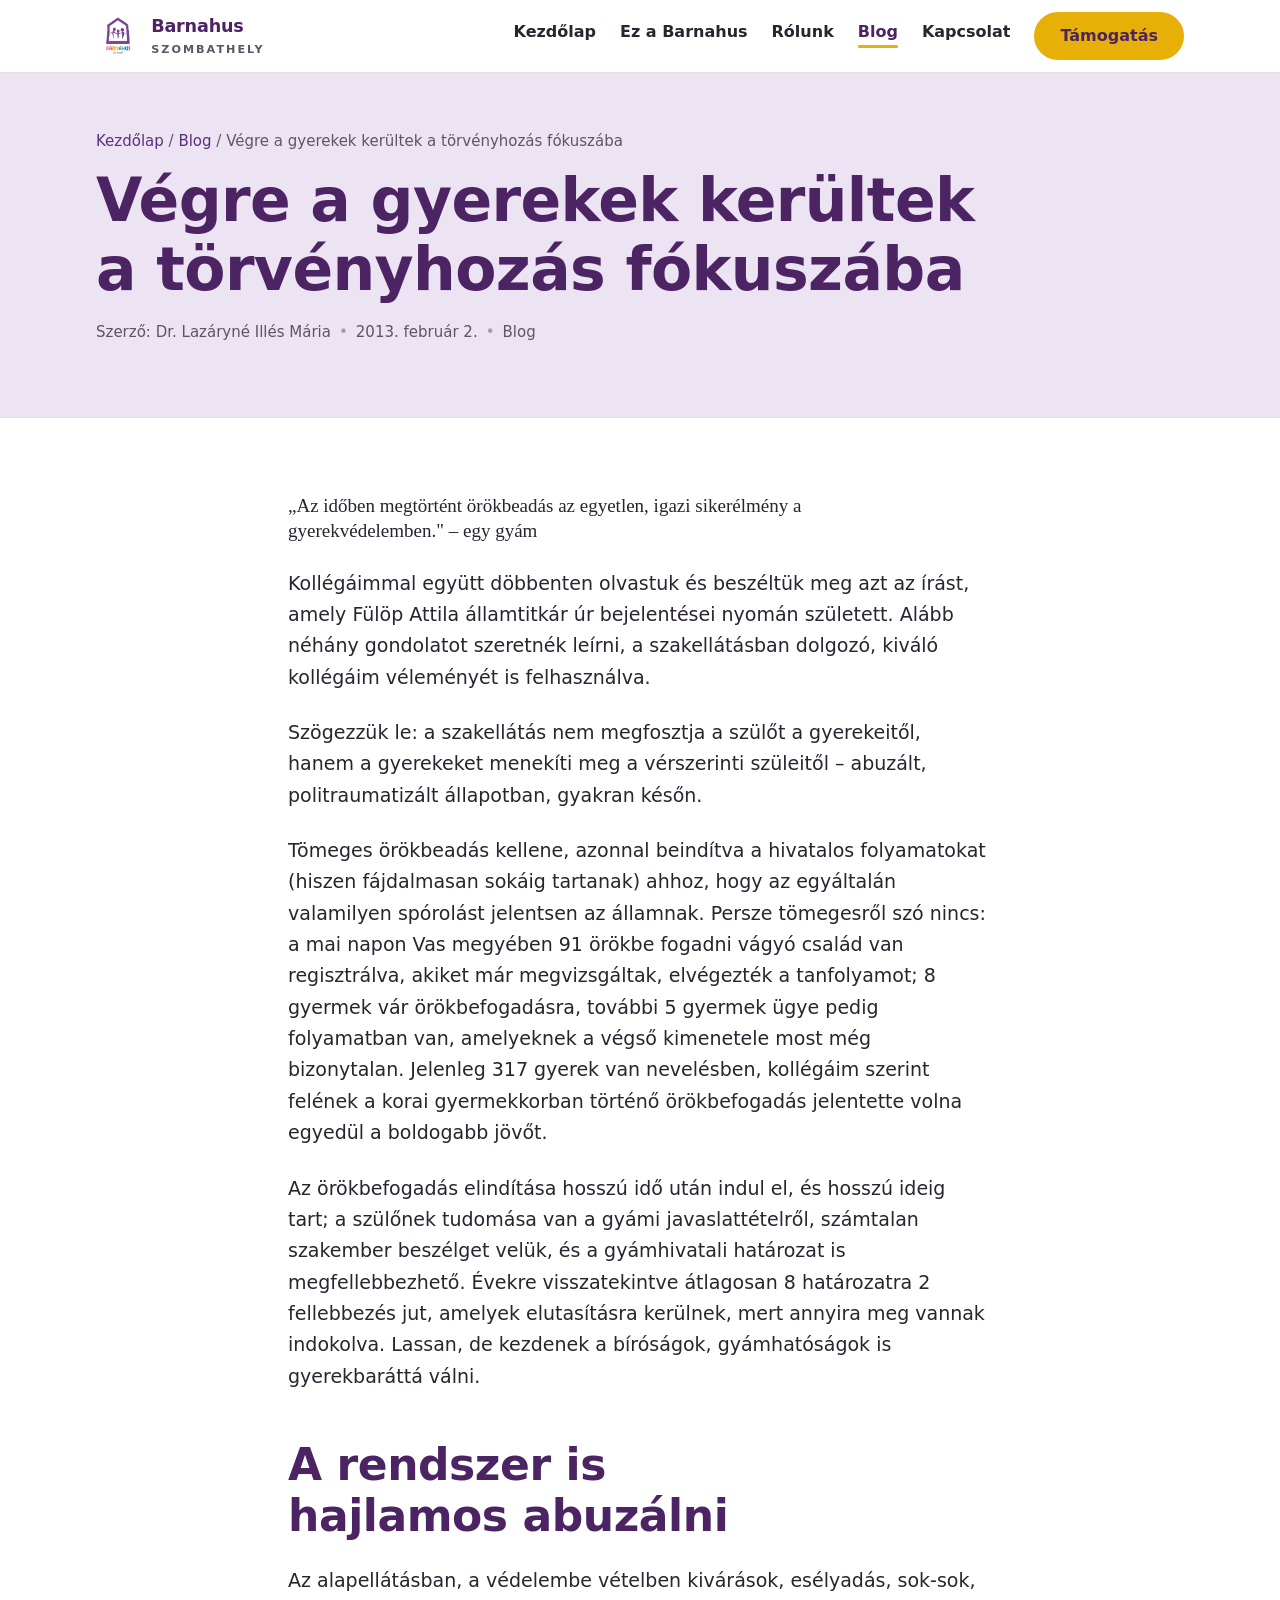
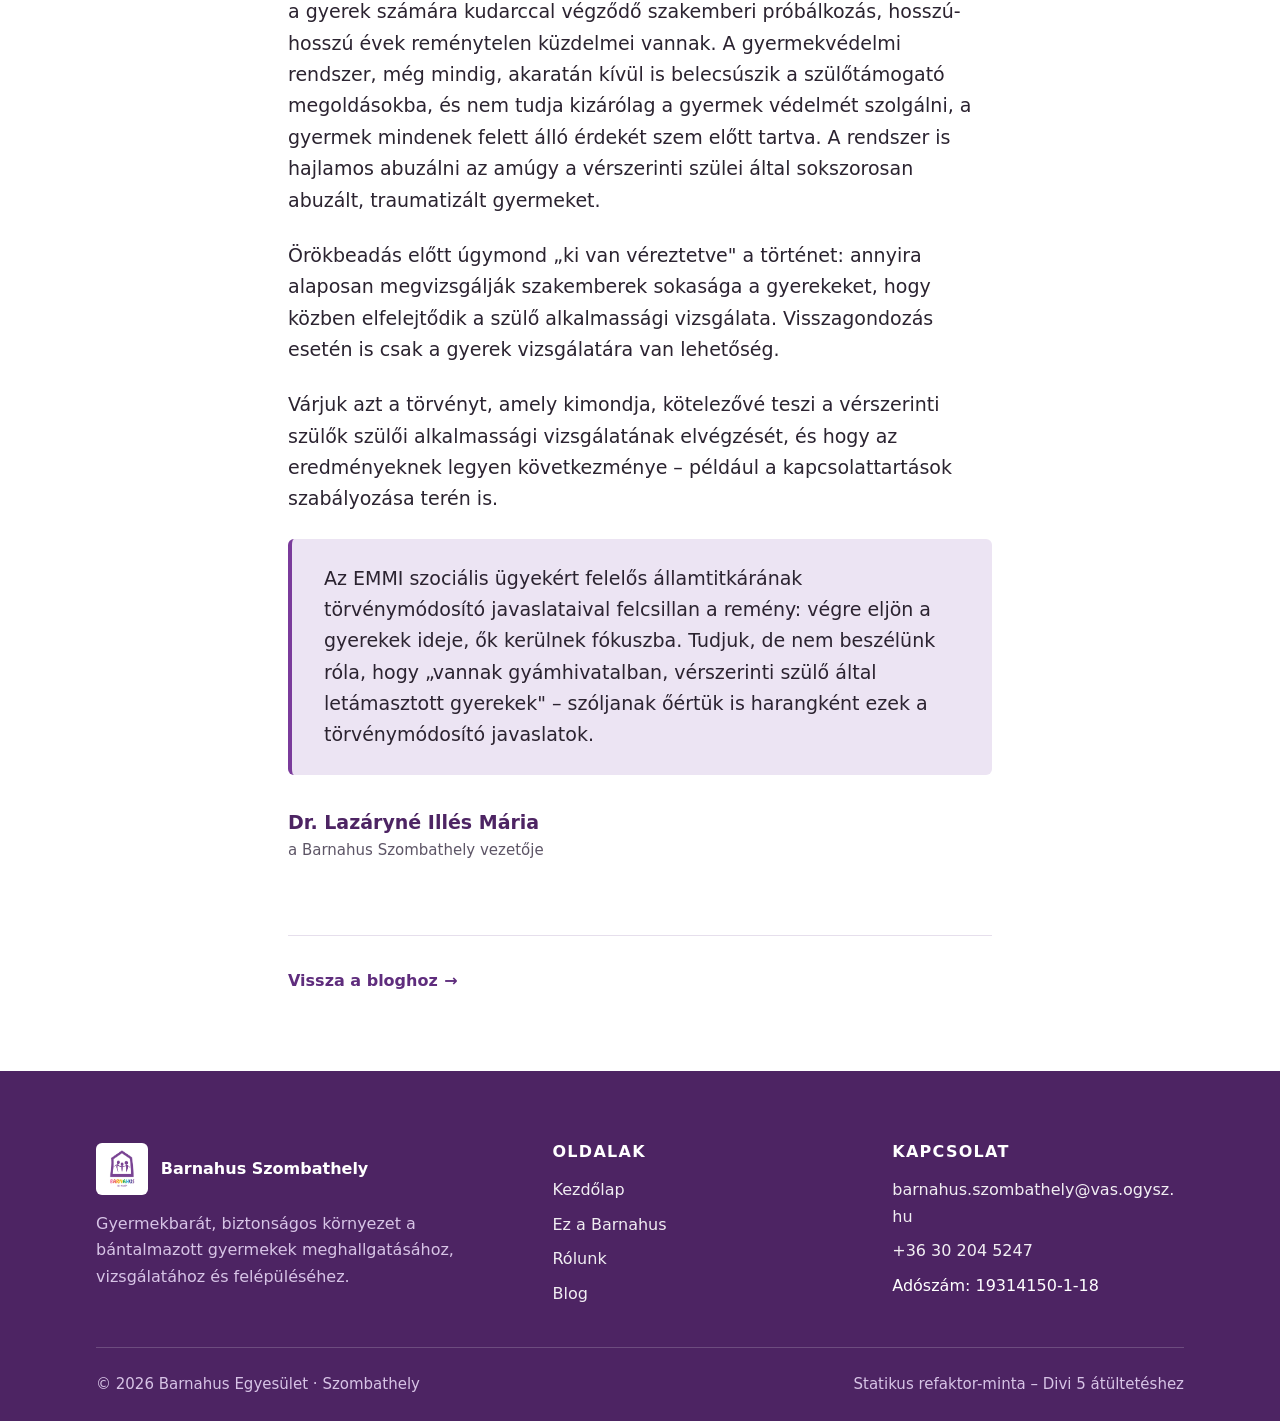
<file: blog/minta-bejegyzes.html>
<!DOCTYPE html>
<html lang="hu">
<head>
<meta charset="utf-8">
<meta name="viewport" content="width=device-width, initial-scale=1">
<title>Végre a gyerekek kerültek a törvényhozás fókuszába | Barnahus Szombathely</title>
<meta name="description" content="Dr. Lazáryné Illés Mária gondolatai a szakellátás dilemmáiról, az örökbeadásról és a gyermek mindenek felett álló érdekéről.">
<link rel="icon" href="../assets/img/logo/barnahus-logo.png">
<link rel="stylesheet" href="../assets/css/tokens.css">
<link rel="stylesheet" href="../assets/css/base.css">
<link rel="stylesheet" href="../assets/css/layout.css">
<link rel="stylesheet" href="../assets/css/components.css">
<link rel="stylesheet" href="../assets/css/pages.css">
</head>
<body>
<a class="bh-skip" href="#main">Ugrás a tartalomra</a>

<header class="bh-header">
  <div class="bh-container bh-header__inner">
    <a class="bh-brand" href="../index.html" aria-label="Barnahus – kezdőlap">
      <img src="../assets/img/logo/barnahus-logo.png" alt="" width="44" height="44">
      <span>Barnahus<small>Szombathely</small></span>
    </a>
    <nav class="bh-nav" id="bh-nav" aria-label="Fő navigáció">
      <ul class="bh-nav__list">
        <li><a class="bh-nav__link" href="../index.html">Kezdőlap</a></li>
        <li><a class="bh-nav__link" href="../ez-a-barnahus.html">Ez a Barnahus</a></li>
        <li><a class="bh-nav__link" href="../rolunk.html">Rólunk</a></li>
        <li><a class="bh-nav__link" href="../blog.html" aria-current="page">Blog</a></li>
        <li><a class="bh-nav__link" href="../index.html#kapcsolat">Kapcsolat</a></li>
      </ul>
      <a class="bh-btn bh-btn--accent" href="../index.html#tamogatas">Támogatás</a>
    </nav>
    <button class="bh-nav-toggle" type="button" aria-expanded="false" aria-controls="bh-nav">
      <span class="bh-nav-toggle__bars" aria-hidden="true"><span></span></span> Menü
    </button>
  </div>
</header>

<main id="main">

  <div class="bh-page-header">
    <div class="bh-container bh-page-header__inner">
      <nav class="bh-breadcrumb" aria-label="Hol jársz">
        <a href="../index.html">Kezdőlap</a> / <a href="../blog.html">Blog</a> / <span aria-current="page">Végre a gyerekek kerültek a törvényhozás fókuszába</span>
      </nav>
      <h1>Végre a gyerekek kerültek a törvényhozás fókuszába</h1>
      <p class="bh-meta"><span>Szerző: Dr. Lazáryné Illés Mária</span><span class="bh-meta__sep">•</span><time datetime="2013-02-02">2013. február 2.</time><span class="bh-meta__sep">•</span><span>Blog</span></p>
    </div>
  </div>

  <section class="bh-section">
    <div class="bh-container">
      <article class="bh-article">
        <p class="bh-article__lead">„Az időben megtörtént örökbeadás az egyetlen, igazi sikerélmény a gyerekvédelemben." – egy gyám</p>

        <p>
          Kollégáimmal együtt döbbenten olvastuk és beszéltük meg azt az írást, amely Fülöp Attila
          államtitkár úr bejelentései nyomán született. Alább néhány gondolatot szeretnék leírni,
          a szakellátásban dolgozó, kiváló kollégáim véleményét is felhasználva.
        </p>

        <p>
          Szögezzük le: a szakellátás nem megfosztja a szülőt a gyerekeitől, hanem a gyerekeket
          menekíti meg a vérszerinti szüleitől – abuzált, politraumatizált állapotban, gyakran későn.
        </p>

        <p>
          Tömeges örökbeadás kellene, azonnal beindítva a hivatalos folyamatokat (hiszen fájdalmasan
          sokáig tartanak) ahhoz, hogy az egyáltalán valamilyen spórolást jelentsen az államnak.
          Persze tömegesről szó nincs: a mai napon Vas megyében 91 örökbe fogadni vágyó család van
          regisztrálva, akiket már megvizsgáltak, elvégezték a tanfolyamot; 8 gyermek vár
          örökbefogadásra, további 5 gyermek ügye pedig folyamatban van, amelyeknek a végső kimenetele
          most még bizonytalan. Jelenleg 317 gyerek van nevelésben, kollégáim szerint felének a korai
          gyermekkorban történő örökbefogadás jelentette volna egyedül a boldogabb jövőt.
        </p>

        <p>
          Az örökbefogadás elindítása hosszú idő után indul el, és hosszú ideig tart; a szülőnek
          tudomása van a gyámi javaslattételről, számtalan szakember beszélget velük, és a gyámhivatali
          határozat is megfellebbezhető. Évekre visszatekintve átlagosan 8 határozatra 2 fellebbezés
          jut, amelyek elutasításra kerülnek, mert annyira meg vannak indokolva. Lassan, de kezdenek a
          bíróságok, gyámhatóságok is gyerekbaráttá válni.
        </p>

        <h2>A rendszer is hajlamos abuzálni</h2>
        <p>
          Az alapellátásban, a védelembe vételben kivárások, esélyadás, sok-sok, a gyerek számára
          kudarccal végződő szakemberi próbálkozás, hosszú-hosszú évek reménytelen küzdelmei vannak.
          A gyermekvédelmi rendszer, még mindig, akaratán kívül is belecsúszik a szülőtámogató
          megoldásokba, és nem tudja kizárólag a gyermek védelmét szolgálni, a gyermek mindenek felett
          álló érdekét szem előtt tartva. A rendszer is hajlamos abuzálni az amúgy a vérszerinti szülei
          által sokszorosan abuzált, traumatizált gyermeket.
        </p>

        <p>
          Örökbeadás előtt úgymond „ki van véreztetve" a történet: annyira alaposan megvizsgálják
          szakemberek sokasága a gyerekeket, hogy közben elfelejtődik a szülő alkalmassági vizsgálata.
          Visszagondozás esetén is csak a gyerek vizsgálatára van lehetőség.
        </p>

        <p>
          Várjuk azt a törvényt, amely kimondja, kötelezővé teszi a vérszerinti szülők szülői
          alkalmassági vizsgálatának elvégzését, és hogy az eredményeknek legyen következménye – például
          a kapcsolattartások szabályozása terén is.
        </p>

        <div class="bh-note">
          <p>
            Az EMMI szociális ügyekért felelős államtitkárának törvénymódosító javaslataival felcsillan
            a remény: végre eljön a gyerekek ideje, ők kerülnek fókuszba. Tudjuk, de nem beszélünk róla,
            hogy „vannak gyámhivatalban, vérszerinti szülő által letámasztott gyerekek" – szóljanak
            őértük is harangként ezek a törvénymódosító javaslatok.
          </p>
        </div>

        <p class="bh-article__signature">
          Dr. Lazáryné Illés Mária
          <span>a Barnahus Szombathely vezetője</span>
        </p>

        <div class="bh-article-foot">
          <a class="bh-arrow-link" href="../blog.html">Vissza a bloghoz</a>
        </div>
      </article>
    </div>
  </section>

</main>

<footer class="bh-footer">
  <div class="bh-container bh-footer__inner">
    <div>
      <div class="bh-footer__brand">
        <img src="../assets/img/logo/barnahus-logo.png" alt="Barnahus Hungary logó" width="52" height="52">
        <strong>Barnahus Szombathely</strong>
      </div>
      <p>Gyermekbarát, biztonságos környezet a bántalmazott gyermekek meghallgatásához, vizsgálatához és felépüléséhez.</p>
    </div>
    <div>
      <h4>Oldalak</h4>
      <ul class="bh-footer__list">
        <li><a href="../index.html">Kezdőlap</a></li>
        <li><a href="../ez-a-barnahus.html">Ez a Barnahus</a></li>
        <li><a href="../rolunk.html">Rólunk</a></li>
        <li><a href="../blog.html">Blog</a></li>
      </ul>
    </div>
    <div>
      <h4>Kapcsolat</h4>
      <ul class="bh-footer__list">
        <li><a href="mailto:barnahus.szombathely@vas.ogysz.hu">barnahus.szombathely@vas.ogysz.hu</a></li>
        <li><a href="tel:+36302045247">+36 30 204 5247</a></li>
        <li>Adószám: 19314150-1-18</li>
      </ul>
    </div>
  </div>
  <div class="bh-container">
    <div class="bh-footer__bottom">
      <span>© 2026 Barnahus Egyesület · Szombathely</span>
      <span>Statikus refaktor-minta – Divi 5 átültetéshez</span>
    </div>
  </div>
</footer>

<script src="../assets/js/main.js"></script>
</body>
</html>
</file>
<file: assets/css/tokens.css>
/* ============================================================
   Barnahus refaktor — TOKENS
   Designtokenek (CSS-változók). Ez az egyetlen hely, ahol a
   szín-, tipográfia-, tér-, sugár- és árnyékértékek születnek.
   Divi 5: ezek 1:1-ben átvihetők a Divi globális változóira / preset-jeire.
   A palettát a logóból és az infografikákból mintavételeztük (lila vezérszín).
   ============================================================ */

:root {
  /* --- Szín: lila vezérszín --- */
  --bh-primary:        #7a3b9b;  /* fő lila (ház-logó, keretek) */
  --bh-primary-dark:   #4d2463;  /* mélylila (footer, erős címsor) */
  --bh-primary-700:    #5f2d7d;  /* hover/aktív */
  --bh-primary-soft:   #ece4f3;  /* világos lila wash háttér */
  --bh-primary-200:    #d7c4e6;  /* halvány lila (give-away kis ház) */

  /* --- Szín: okker/sárga kiegészítő --- */
  --bh-accent:         #e7b008;  /* okker/mustár (keret, pötty, kiemelés) */
  --bh-accent-dark:    #c2900a;
  --bh-accent-soft:    #faf0cf;  /* halvány sárga háttér */

  /* --- Semleges / szöveg --- */
  --bh-ink:            #2b2330;  /* fő szövegszín (lilába hajló sötét) */
  --bh-muted:          #5d5566;  /* másodlagos szöveg */
  --bh-surface:        #ffffff;  /* alap felület */
  --bh-cream:          #fbf8f3;  /* meleg krém szekció-háttér */
  --bh-border:         #e6dfec;  /* finom keret */
  --bh-border-strong:  #cdbedd;

  /* --- Funkcionális, visszafogott --- */
  --bh-info:           var(--bh-primary);
  --bh-important:      #b23a48;  /* fontos/figyelmeztető — visszafogott, meleg piros */
  --bh-important-soft: #f6e7e9;

  /* --- Tipográfia ---
     Önkiszolgáló rendszerfont-stack (nincs CDN, nincs külső font).
     Élesben opcionálisan Open Sans + Fauna One self-hosted — lásd 04_designrendszer.md. */
  --bh-font-sans:  system-ui, -apple-system, "Segoe UI", Roboto, "Helvetica Neue", Arial, sans-serif;
  --bh-font-serif: "Iowan Old Style", "Palatino Linotype", "Book Antiqua", Georgia, "Times New Roman", serif;

  /* Folyékony (clamp) betűskála — mobilbarát, nem törik el */
  --bh-fs-100: 0.8125rem;                          /* 13px – apró intézményi info */
  --bh-fs-200: 0.9375rem;                          /* 15px – kis szöveg */
  --bh-fs-300: 1rem;                               /* 16px – törzs */
  --bh-fs-400: clamp(1.0625rem, 0.6vw + 0.95rem, 1.1875rem); /* lead-kicsi */
  --bh-fs-500: clamp(1.25rem, 1vw + 1rem, 1.5rem);  /* lead / alcím */
  --bh-fs-600: clamp(1.5rem, 1.6vw + 1.1rem, 2rem); /* h3 */
  --bh-fs-700: clamp(1.9rem, 2.6vw + 1.1rem, 2.75rem); /* h2 */
  --bh-fs-800: clamp(2.4rem, 4vw + 1rem, 3.75rem);  /* h1 / hero */

  --bh-lh-tight: 1.15;
  --bh-lh-snug:  1.3;
  --bh-lh-body:  1.65;

  --bh-fw-normal: 400;
  --bh-fw-medium: 600;
  --bh-fw-bold:   700;
  --bh-fw-black:  800;

  /* Mérthossz (olvashatóság) */
  --bh-measure: 68ch;

  /* --- Tér (8 px- alapú ritmus) --- */
  --bh-space-3xs: 0.25rem;
  --bh-space-2xs: 0.5rem;
  --bh-space-xs:  0.75rem;
  --bh-space-sm:  1rem;
  --bh-space-md:  1.5rem;
  --bh-space-lg:  2rem;
  --bh-space-xl:  3rem;
  --bh-space-2xl: 4.5rem;
  --bh-space-3xl: 6.5rem;

  /* Szekció függőleges ritmusa (clamp) */
  --bh-section-y: clamp(3rem, 6vw, 6rem);

  /* --- Konténer --- */
  --bh-container:      72rem;   /* 1152px – fő tartalomsáv */
  --bh-container-wide: 80rem;
  --bh-container-text: 44rem;   /* olvasósáv (cikk) */
  --bh-gutter:         clamp(1rem, 4vw, 2rem);

  /* --- Sugár --- */
  --bh-radius-sm: 6px;
  --bh-radius:    12px;
  --bh-radius-lg: 20px;
  --bh-radius-pill: 999px;

  /* --- Árnyék (lágy, nem „SaaS-os") --- */
  --bh-shadow-sm: 0 1px 2px rgba(43, 35, 48, 0.06), 0 2px 6px rgba(43, 35, 48, 0.05);
  --bh-shadow:    0 8px 24px rgba(77, 36, 99, 0.10);
  --bh-shadow-lg: 0 18px 48px rgba(77, 36, 99, 0.16);

  /* --- Keret-vonalvastagság (papírlap-motívum) --- */
  --bh-frame: 3px;

  /* --- Mozgás --- */
  --bh-ease: cubic-bezier(0.22, 0.61, 0.36, 1);
  --bh-dur:  0.35s;

  --bh-focus: 3px solid var(--bh-accent-dark);
}

/* Sötét felületeken (footer, mélylila szekció) felülírt szövegszín */
.bh-on-dark {
  --bh-ink: #ffffff;
  --bh-muted: #e6d9f0;
  --bh-border: rgba(255, 255, 255, 0.18);
}
</file>
<file: assets/css/base.css>
/* ============================================================
   Barnahus refaktor — BASE
   Reset, alaptipográfia, hozzáférhetőség, alap-elemstílusok.
   ============================================================ */

*, *::before, *::after { box-sizing: border-box; }

html { -webkit-text-size-adjust: 100%; scroll-behavior: smooth; }

@media (prefers-reduced-motion: reduce) {
  html { scroll-behavior: auto; }
  *, *::before, *::after {
    animation-duration: 0.001ms !important;
    animation-iteration-count: 1 !important;
    transition-duration: 0.001ms !important;
  }
}

body {
  margin: 0;
  font-family: var(--bh-font-sans);
  font-size: var(--bh-fs-300);
  line-height: var(--bh-lh-body);
  color: var(--bh-ink);
  background: var(--bh-surface);
  -webkit-font-smoothing: antialiased;
  text-rendering: optimizeLegibility;
}

/* Címsorok */
h1, h2, h3, h4 {
  margin: 0 0 var(--bh-space-sm);
  line-height: var(--bh-lh-tight);
  font-weight: var(--bh-fw-black);
  color: var(--bh-primary-dark);
  letter-spacing: -0.01em;
  text-wrap: balance;
}
h1 { font-size: var(--bh-fs-800); }
h2 { font-size: var(--bh-fs-700); }
h3 { font-size: var(--bh-fs-600); font-weight: var(--bh-fw-bold); }
h4 { font-size: var(--bh-fs-500); font-weight: var(--bh-fw-bold); }

p { margin: 0 0 var(--bh-space-sm); }
p, li { max-width: var(--bh-measure); }

a { color: var(--bh-primary-700); text-decoration-thickness: 1px; text-underline-offset: 0.15em; }
a:hover { color: var(--bh-primary-dark); }

strong, b { font-weight: var(--bh-fw-bold); }

img, svg, video { max-width: 100%; height: auto; display: block; }

ul, ol { margin: 0 0 var(--bh-space-sm); padding-left: 1.25em; }
li { margin-bottom: var(--bh-space-2xs); }

blockquote { margin: 0; }

hr {
  border: 0;
  border-top: 1px solid var(--bh-border);
  margin: var(--bh-space-lg) 0;
}

/* Fókusz — billentyűzetes navigáció */
:focus-visible {
  outline: var(--bh-focus);
  outline-offset: 2px;
  border-radius: var(--bh-radius-sm);
}

/* Ugró-link a tartalomhoz */
.bh-skip {
  position: absolute;
  left: var(--bh-space-sm);
  top: -100%;
  z-index: 1000;
  background: var(--bh-primary-dark);
  color: #fff;
  padding: var(--bh-space-2xs) var(--bh-space-sm);
  border-radius: var(--bh-radius-sm);
  transition: top var(--bh-dur) var(--bh-ease);
}
.bh-skip:focus { top: var(--bh-space-sm); color: #fff; }

/* Csak képernyőolvasónak */
.bh-visually-hidden {
  position: absolute !important;
  width: 1px; height: 1px;
  padding: 0; margin: -1px;
  overflow: hidden; clip: rect(0 0 0 0);
  white-space: nowrap; border: 0;
}

/* Selection */
::selection { background: var(--bh-accent-soft); color: var(--bh-primary-dark); }

/* Nyomtatás — alap */
@media print {
  .bh-header, .bh-footer, .bh-cta, .bh-quickexit { display: none !important; }
  body { color: #000; background: #fff; }
  a::after { content: " (" attr(href) ")"; font-size: 0.8em; color: #555; }
  .bh-section { padding: 1rem 0; }
}
</file>
<file: assets/css/layout.css>
/* ============================================================
   Barnahus refaktor — LAYOUT
   Szekció, konténer, rács-segédek. Divi-megfelelők:
   .bh-section ≈ Divi Section, .bh-container ≈ Row, .bh-grid ≈ Row oszlopai.
   ============================================================ */

/* Szekció = függőleges ritmus + opcionális háttér */
.bh-section { padding-block: var(--bh-section-y); }
.bh-section--tight { padding-block: clamp(2rem, 4vw, 3.5rem); }
.bh-section--cream   { background: var(--bh-cream); }
.bh-section--soft    { background: var(--bh-primary-soft); }
.bh-section--accent  { background: var(--bh-accent-soft); }
.bh-section--dark    { background: var(--bh-primary-dark); color: #fff; }

/* Konténer = középre zárt tartalomsáv */
.bh-container {
  width: 100%;
  max-width: var(--bh-container);
  margin-inline: auto;
  padding-inline: var(--bh-gutter);
}
.bh-container--wide { max-width: var(--bh-container-wide); }
.bh-container--text { max-width: var(--bh-container-text); }

/* Általános rács (auto-fit, reszponzív) */
.bh-grid {
  display: grid;
  gap: var(--bh-space-lg);
}
.bh-grid--2 { grid-template-columns: repeat(2, 1fr); }
.bh-grid--3 { grid-template-columns: repeat(3, 1fr); }
.bh-grid--auto {
  grid-template-columns: repeat(auto-fit, minmax(min(100%, 17rem), 1fr));
}

/* Két hasáb: szöveg + média (aszimmetrikus a hero/feature-höz) */
.bh-split {
  display: grid;
  gap: clamp(1.5rem, 4vw, var(--bh-space-2xl));
  align-items: center;
}
@media (min-width: 60rem) {
  .bh-split { grid-template-columns: 1.05fr 0.95fr; }
  .bh-split--media-left > :first-child { order: 2; }
  .bh-split--wide-text { grid-template-columns: 1.25fr 0.75fr; }
}

/* Stack (függőleges térköz) segéd */
.bh-stack > * + * { margin-top: var(--bh-space-sm); }
.bh-stack-lg > * + * { margin-top: var(--bh-space-lg); }

/* Reszponzív összeomlás */
@media (max-width: 52rem) {
  .bh-grid--2, .bh-grid--3 { grid-template-columns: 1fr; }
}
@media (min-width: 40rem) and (max-width: 60rem) {
  .bh-grid--3 { grid-template-columns: repeat(2, 1fr); }
}

/* Segéd-igazítás */
.bh-center { text-align: center; }
.bh-center .bh-prose,
.bh-center p { margin-inline: auto; }
.bh-measure { max-width: var(--bh-measure); }
.bh-measure--center { max-width: var(--bh-measure); margin-inline: auto; }
</file>
<file: assets/css/components.css>
/* ============================================================
   Barnahus refaktor — COMPONENTS
   Komponensalapú, márkahű elemek. Minden osztály bh- előtaggal,
   BEM-szerű alkomponensekkel (__elem) és módosítókkal (--modosito).
   A vizuális motívumok az infografikákból: egymásra csúszó keretes
   "papírlapok", ferde sraffozás, számozott listák, ház-jelkép.
   ============================================================ */

/* ---------- Eyebrow (szekció-felülcím) ---------- */
.bh-eyebrow {
  display: inline-flex;
  align-items: center;
  gap: var(--bh-space-2xs);
  font-size: var(--bh-fs-200);
  font-weight: var(--bh-fw-bold);
  letter-spacing: 0.12em;
  text-transform: uppercase;
  color: var(--bh-primary);
  margin-bottom: var(--bh-space-xs);
}
.bh-eyebrow::before {
  content: "";
  width: 1.75rem; height: 3px; border-radius: 3px;
  background: var(--bh-accent);
}
.bh-section--dark .bh-eyebrow { color: var(--bh-accent); }

/* ---------- Lead bekezdés (serif, emberi hang) ---------- */
.bh-lead {
  font-family: var(--bh-font-serif);
  font-size: var(--bh-fs-500);
  line-height: var(--bh-lh-snug);
  color: var(--bh-ink);
  max-width: var(--bh-measure);
}

/* ---------- Prose (folyószöveg-tördelés) ---------- */
.bh-prose { max-width: var(--bh-measure); }
.bh-prose > * + * { margin-top: var(--bh-space-sm); }
.bh-prose h2 { margin-top: var(--bh-space-lg); }
.bh-prose h3 { margin-top: var(--bh-space-md); }
.bh-prose ul { list-style: none; padding-left: 0; }
.bh-prose ul > li {
  position: relative;
  padding-left: 1.6em;
}
.bh-prose ul > li::before {
  content: "";
  position: absolute; left: 0; top: 0.62em;
  width: 0.55em; height: 0.55em;
  background: var(--bh-accent);
  border-radius: 2px;
  transform: rotate(45deg);
}

/* ---------- Gomb ---------- */
.bh-btn {
  --_bg: var(--bh-primary);
  --_fg: #fff;
  display: inline-flex; align-items: center; gap: 0.5em;
  font: inherit; font-weight: var(--bh-fw-bold);
  line-height: 1.1;
  padding: 0.85em 1.5em;
  background: var(--_bg); color: var(--_fg);
  border: 2px solid var(--_bg);
  border-radius: var(--bh-radius-pill);
  text-decoration: none; cursor: pointer;
  transition: transform var(--bh-dur) var(--bh-ease), background var(--bh-dur) var(--bh-ease);
}
.bh-btn:hover { background: var(--bh-primary-700); border-color: var(--bh-primary-700); color: #fff; transform: translateY(-2px); }
.bh-btn--accent { --_bg: var(--bh-accent); --_fg: var(--bh-primary-dark); }
.bh-btn--accent:hover { background: var(--bh-accent-dark); border-color: var(--bh-accent-dark); color: var(--bh-primary-dark); }
.bh-btn--ghost {
  background: transparent; color: var(--bh-primary-700);
  border-color: var(--bh-border-strong);
}
.bh-btn--ghost:hover { background: var(--bh-primary-soft); color: var(--bh-primary-dark); transform: translateY(-2px); }
.bh-section--dark .bh-btn--ghost { color: #fff; border-color: rgba(255,255,255,.45); }
.bh-section--dark .bh-btn--ghost:hover { background: rgba(255,255,255,.12); }

/* Szöveg-link „nyíllal" */
.bh-arrow-link {
  display: inline-flex; align-items: center; gap: 0.4em;
  font-weight: var(--bh-fw-bold); text-decoration: none;
  color: var(--bh-primary-700);
}
.bh-arrow-link::after { content: "→"; transition: transform var(--bh-dur) var(--bh-ease); }
.bh-arrow-link:hover::after { transform: translateX(4px); }

/* ============================================================
   HEADER / NAVIGÁCIÓ
   ============================================================ */
.bh-header {
  position: sticky; top: 0; z-index: 100;
  background: rgba(255,255,255,0.92);
  backdrop-filter: saturate(1.2) blur(8px);
  border-bottom: 1px solid var(--bh-border);
}
.bh-header__inner {
  display: flex; align-items: center; justify-content: space-between;
  gap: var(--bh-space-md);
  min-height: 4.5rem;
}
.bh-brand {
  display: inline-flex; align-items: center; gap: 0.7rem;
  text-decoration: none; color: var(--bh-primary-dark);
  font-weight: var(--bh-fw-black); font-size: 1.1rem; letter-spacing: -0.01em;
}
.bh-brand img { width: 44px; height: 44px; }
.bh-brand small { display: block; font-size: 0.7rem; font-weight: var(--bh-fw-medium);
  letter-spacing: 0.18em; text-transform: uppercase; color: var(--bh-muted); }

.bh-nav { display: flex; align-items: center; gap: var(--bh-space-md); }
.bh-nav__list { display: flex; gap: var(--bh-space-md); list-style: none; margin: 0; padding: 0; }
.bh-nav__link {
  text-decoration: none; color: var(--bh-ink); font-weight: var(--bh-fw-medium);
  padding: 0.35rem 0; position: relative;
}
.bh-nav__link::after {
  content: ""; position: absolute; left: 0; right: 0; bottom: -2px; height: 3px;
  background: var(--bh-accent); border-radius: 3px; transform: scaleX(0); transform-origin: left;
  transition: transform var(--bh-dur) var(--bh-ease);
}
.bh-nav__link:hover::after,
.bh-nav__link[aria-current="page"]::after { transform: scaleX(1); }
.bh-nav__link[aria-current="page"] { color: var(--bh-primary-dark); }

/* Hamburger */
.bh-nav-toggle {
  display: none;
  align-items: center; gap: 0.5rem;
  background: var(--bh-primary-soft); color: var(--bh-primary-dark);
  border: 1px solid var(--bh-border-strong); border-radius: var(--bh-radius-pill);
  padding: 0.5rem 0.9rem; font: inherit; font-weight: var(--bh-fw-bold); cursor: pointer;
}
.bh-nav-toggle__bars { width: 18px; height: 12px; position: relative; }
.bh-nav-toggle__bars span,
.bh-nav-toggle__bars::before,
.bh-nav-toggle__bars::after {
  content: ""; position: absolute; left: 0; right: 0; height: 2px; background: currentColor; border-radius: 2px;
}
.bh-nav-toggle__bars::before { top: 0; } .bh-nav-toggle__bars span { top: 5px; } .bh-nav-toggle__bars::after { top: 10px; }

@media (max-width: 60rem) {
  .bh-nav-toggle { display: inline-flex; }
  .bh-nav {
    position: fixed; inset: 4.5rem 0 auto 0;
    flex-direction: column; align-items: stretch; gap: 0;
    background: #fff; border-bottom: 1px solid var(--bh-border);
    box-shadow: var(--bh-shadow);
    padding: var(--bh-space-sm) var(--bh-gutter) var(--bh-space-lg);
    transform: translateY(-12px); opacity: 0; pointer-events: none;
    transition: transform var(--bh-dur) var(--bh-ease), opacity var(--bh-dur) var(--bh-ease);
  }
  .bh-nav[data-open="true"] { transform: translateY(0); opacity: 1; pointer-events: auto; }
  .bh-nav__list { flex-direction: column; gap: 0; }
  .bh-nav__link { display: block; padding: 0.85rem 0; border-bottom: 1px solid var(--bh-border); }
  .bh-nav__link::after { display: none; }
  .bh-nav .bh-btn { margin-top: var(--bh-space-sm); justify-content: center; }
}

/* Gyors kilépés (opcionális, trauma-informált) */
.bh-quickexit {
  background: var(--bh-important); color: #fff;
  border: none; border-radius: var(--bh-radius-pill);
  font: inherit; font-weight: var(--bh-fw-bold); font-size: var(--bh-fs-200);
  padding: 0.5rem 1rem; cursor: pointer;
}
.bh-quickexit:hover { background: #8f2f3b; color:#fff; }

/* ============================================================
   HERO
   ============================================================ */
.bh-hero { position: relative; overflow: hidden; background: var(--bh-cream); }
.bh-hero__inner { padding-block: clamp(2.5rem, 6vw, 5rem); }
.bh-hero__title { font-size: var(--bh-fs-800); }
.bh-hero__title em { font-style: normal; color: var(--bh-primary); }
.bh-hero__lead { margin-top: var(--bh-space-md); }
.bh-hero__actions { display: flex; flex-wrap: wrap; gap: var(--bh-space-sm); margin-top: var(--bh-space-lg); }

/* finom ház-motívum a háttérben */
.bh-hero__motif {
  position: absolute; right: -3rem; bottom: -3rem; width: clamp(12rem, 30vw, 22rem);
  color: var(--bh-primary-200); opacity: 0.35; pointer-events: none; z-index: 0;
}
.bh-hero__inner > * { position: relative; z-index: 1; }

/* ============================================================
   PAPÍRLAP-MOTÍVUM (egymásra csúszó keretes lapok)
   .bh-frame: az infografikák visszatérő "stacked card" eleme.
   ============================================================ */
.bh-frame { position: relative; }
.bh-frame::before,
.bh-frame::after {
  content: ""; position: absolute; inset: 0;
  border: var(--bh-frame) solid var(--bh-primary);
  border-radius: var(--bh-radius);
  z-index: -1;
}
.bh-frame::before { transform: translate(10px, 10px); border-color: var(--bh-accent); }
.bh-frame::after  { transform: translate(20px, 20px); border-color: var(--bh-primary-200); }
.bh-frame > img { border-radius: var(--bh-radius); display: block; width: 100%; }

/* Ferde sraffozás-blokk (dekoratív) */
.bh-hatch {
  background-image: repeating-linear-gradient(
    -45deg, var(--bh-primary-200) 0 6px, transparent 6px 12px);
}

/* ============================================================
   PAGE HEADER (aloldal-fejléc)
   ============================================================ */
.bh-page-header { background: var(--bh-primary-soft); border-bottom: 1px solid var(--bh-border); }
.bh-page-header__inner { padding-block: clamp(2rem, 5vw, 3.5rem); }
.bh-breadcrumb { font-size: var(--bh-fs-200); color: var(--bh-muted); margin-bottom: var(--bh-space-xs); }
.bh-breadcrumb a { color: var(--bh-primary-700); text-decoration: none; }
.bh-breadcrumb a:hover { text-decoration: underline; }
.bh-breadcrumb [aria-current] { color: var(--bh-muted); }

/* ============================================================
   CARD (információs kártya) — papírlap karakterrel
   ============================================================ */
.bh-card {
  display: flex; flex-direction: column;
  background: var(--bh-surface);
  border: 1px solid var(--bh-border);
  border-top: 4px solid var(--bh-primary);
  border-radius: var(--bh-radius);
  padding: var(--bh-space-lg);
  box-shadow: var(--bh-shadow-sm);
  transition: transform var(--bh-dur) var(--bh-ease), box-shadow var(--bh-dur) var(--bh-ease);
}
.bh-card--link:hover { transform: translateY(-4px); box-shadow: var(--bh-shadow); }
.bh-card--accent { border-top-color: var(--bh-accent); }
.bh-card__icon {
  width: 3rem; height: 3rem; display: grid; place-items: center;
  border-radius: var(--bh-radius-sm); background: var(--bh-primary-soft); color: var(--bh-primary);
  margin-bottom: var(--bh-space-sm);
}
.bh-card--accent .bh-card__icon { background: var(--bh-accent-soft); color: var(--bh-accent-dark); }
.bh-card__icon svg { width: 1.6rem; height: 1.6rem; }
.bh-card h3 { margin-bottom: var(--bh-space-2xs); }
.bh-card p { color: var(--bh-muted); }
.bh-card__cta { margin-top: auto; padding-top: var(--bh-space-sm); }

/* Kártya, amely teljes egészében link (a tartalom rákattintható) */
.bh-card--link { text-decoration: none; color: inherit; }

/* ============================================================
   NOTE / CALLOUT / IMPORTANT (kiemelt info-dobozok)
   ============================================================ */
.bh-note {
  background: var(--bh-primary-soft);
  border-left: 4px solid var(--bh-primary);
  border-radius: var(--bh-radius-sm);
  padding: var(--bh-space-md) var(--bh-space-lg);
}
.bh-note h3 { color: var(--bh-primary-dark); margin-bottom: var(--bh-space-2xs); }
.bh-note p:last-child { margin-bottom: 0; }

.bh-callout {
  display: inline-block;
  background: var(--bh-accent);
  color: var(--bh-primary-dark);
  font-weight: var(--bh-fw-bold);
  padding: var(--bh-space-xs) var(--bh-space-md);
  border-radius: var(--bh-radius-sm);
  box-shadow: 6px 6px 0 var(--bh-primary-200);
}

.bh-important {
  background: var(--bh-important-soft);
  border: 1px solid #e3b9bf;
  border-left: 4px solid var(--bh-important);
  border-radius: var(--bh-radius-sm);
  padding: var(--bh-space-md) var(--bh-space-lg);
}
.bh-important h3 { color: var(--bh-important); }
.bh-important p:last-child { margin-bottom: 0; }

/* ============================================================
   PROCESS (számozott lépéslista) — az infografikák #1..#n eleme
   ============================================================ */
.bh-process { list-style: none; margin: 0; padding: 0; display: grid; gap: var(--bh-space-md); counter-reset: bh-step; }
.bh-process__item {
  counter-increment: bh-step;
  position: relative;
  display: grid; grid-template-columns: auto 1fr; gap: var(--bh-space-md);
  align-items: start;
  background: var(--bh-surface);
  border: 1px solid var(--bh-border);
  border-radius: var(--bh-radius);
  padding: var(--bh-space-md) var(--bh-space-lg);
}
.bh-process__item::before {
  content: "#" counter(bh-step);
  font-weight: var(--bh-fw-black); font-size: var(--bh-fs-500);
  color: var(--bh-primary);
  background: var(--bh-primary-soft);
  width: 3rem; height: 3rem; border-radius: var(--bh-radius-sm);
  display: grid; place-items: center;
  font-variant-numeric: tabular-nums;
}
.bh-process__item h3 { font-size: var(--bh-fs-500); margin-bottom: var(--bh-space-3xs); }
.bh-process__item p:last-child { margin-bottom: 0; }
.bh-process--accent .bh-process__item::before { color: var(--bh-accent-dark); background: var(--bh-accent-soft); }

/* ============================================================
   PILLARS (egyenrangú oszlopok, pl. 4 cél: BIZTONSÁG/SEGÍTSÉG/…)
   ============================================================ */
.bh-pillars { display: grid; gap: var(--bh-space-md); grid-template-columns: repeat(auto-fit, minmax(min(100%, 13rem), 1fr)); }
.bh-pillars__item {
  background: var(--bh-surface);
  border: 1px solid var(--bh-border);
  border-radius: var(--bh-radius);
  padding: var(--bh-space-md);
  text-align: center;
}
.bh-pillars__item h3 {
  font-size: var(--bh-fs-400); letter-spacing: 0.06em; text-transform: uppercase;
  color: var(--bh-primary); margin-bottom: var(--bh-space-2xs);
}
.bh-pillars__num {
  display: grid; place-items: center; width: 2.5rem; height: 2.5rem; margin: 0 auto var(--bh-space-sm);
  border-radius: 50%; background: var(--bh-primary); color: #fff; font-weight: var(--bh-fw-black);
}
.bh-pillars__item p { color: var(--bh-muted); font-size: var(--bh-fs-200); margin: 0; max-width: none; }

/* ============================================================
   QUOTE / üzenetblokk (ház-motívummal)
   ============================================================ */
.bh-quote {
  position: relative;
  background: var(--bh-primary-dark); color: #fff;
  border-radius: var(--bh-radius-lg);
  padding: clamp(1.75rem, 4vw, var(--bh-space-2xl));
  overflow: hidden;
}
.bh-quote__motif {
  position: absolute; right: -1.5rem; top: -1.5rem; width: 9rem; color: rgba(255,255,255,0.10);
}
.bh-quote p {
  position: relative; font-family: var(--bh-font-serif);
  font-size: var(--bh-fs-600); line-height: var(--bh-lh-snug); margin: 0; max-width: 40ch;
}
.bh-quote cite {
  display: block; margin-top: var(--bh-space-md); font-style: normal;
  font-family: var(--bh-font-sans); font-size: var(--bh-fs-200); color: var(--bh-accent);
  font-weight: var(--bh-fw-bold);
}
/* világos változat (inline idézet) */
.bh-quote--soft { background: var(--bh-accent-soft); color: var(--bh-ink); }
.bh-quote--soft p { color: var(--bh-primary-dark); }
.bh-quote--soft cite { color: var(--bh-primary); }
.bh-quote--soft .bh-quote__motif { color: rgba(122,59,155,0.10); }

/* ============================================================
   TIMELINE (idővonal — a "magyar megvalósítás" infografikához)
   ============================================================ */
.bh-timeline { list-style: none; margin: 0; padding: 0; position: relative; }
.bh-timeline::before {
  content: ""; position: absolute; left: 0.6rem; top: 0.4rem; bottom: 0.4rem; width: 3px;
  background: var(--bh-primary-200);
}
.bh-timeline__item { position: relative; padding-left: 2.4rem; padding-bottom: var(--bh-space-lg); }
.bh-timeline__item::before {
  content: ""; position: absolute; left: 0; top: 0.3rem; width: 1.25rem; height: 1.25rem;
  border-radius: 50%; background: var(--bh-primary); border: 3px solid var(--bh-cream);
}
.bh-timeline__date {
  display: inline-block; font-weight: var(--bh-fw-black); color: var(--bh-primary-dark);
  font-size: var(--bh-fs-400); margin-bottom: var(--bh-space-3xs);
}
.bh-timeline__item p:last-child { margin-bottom: 0; }

/* ============================================================
   BLOG CARD + meta
   ============================================================ */
.bh-blog-card {
  display: flex; flex-direction: column;
  background: var(--bh-surface);
  border: 1px solid var(--bh-border); border-radius: var(--bh-radius);
  overflow: hidden; box-shadow: var(--bh-shadow-sm);
  transition: transform var(--bh-dur) var(--bh-ease), box-shadow var(--bh-dur) var(--bh-ease);
}
.bh-blog-card:hover { transform: translateY(-4px); box-shadow: var(--bh-shadow); }
.bh-blog-card__media { aspect-ratio: 16 / 9; background: var(--bh-primary-soft); position: relative; }
.bh-blog-card__media img { width: 100%; height: 100%; object-fit: cover; }
.bh-blog-card__tag {
  position: absolute; left: var(--bh-space-sm); top: var(--bh-space-sm);
  background: var(--bh-primary); color: #fff; font-size: var(--bh-fs-100); font-weight: var(--bh-fw-bold);
  padding: 0.2rem 0.7rem; border-radius: var(--bh-radius-pill);
}
.bh-blog-card__body { padding: var(--bh-space-lg); display: flex; flex-direction: column; gap: var(--bh-space-2xs); flex: 1; }
.bh-blog-card__body h3 { margin: 0; font-size: var(--bh-fs-500); }
.bh-blog-card__body h3 a { color: var(--bh-primary-dark); text-decoration: none; }
.bh-blog-card__body h3 a:hover { color: var(--bh-primary); }
.bh-blog-card__excerpt { color: var(--bh-muted); margin: 0; }
.bh-blog-card .bh-arrow-link { margin-top: auto; padding-top: var(--bh-space-sm); }

.bh-meta { font-size: var(--bh-fs-200); color: var(--bh-muted); display: flex; flex-wrap: wrap; gap: 0.5rem; align-items: center; }
.bh-meta__sep { opacity: 0.5; }

/* ============================================================
   ARTICLE (cikk olvasónézet)
   ============================================================ */
.bh-article { max-width: var(--bh-container-text); margin-inline: auto; }
.bh-article__lead { font-family: var(--bh-font-serif); font-size: var(--bh-fs-500); line-height: var(--bh-lh-snug); color: var(--bh-ink); }
.bh-article p, .bh-article li { font-size: var(--bh-fs-400); }
.bh-article > * + * { margin-top: var(--bh-space-md); }
.bh-article h2 { margin-top: var(--bh-space-xl); }
.bh-article__signature { margin-top: var(--bh-space-lg); font-weight: var(--bh-fw-bold); color: var(--bh-primary-dark); }
.bh-article__signature span { display: block; font-weight: var(--bh-fw-normal); color: var(--bh-muted); font-size: var(--bh-fs-200); }

/* ============================================================
   FIGURE (kép + felirat)
   ============================================================ */
.bh-figure { margin: 0; }
.bh-figure img { border-radius: var(--bh-radius); width: 100%; }
.bh-figure figcaption { margin-top: var(--bh-space-2xs); font-size: var(--bh-fs-200); color: var(--bh-muted); }

/* ============================================================
   CTA (kiemelt felhívás-sáv)
   ============================================================ */
.bh-cta { background: var(--bh-primary-dark); color: #fff; }
.bh-cta__inner { display: grid; gap: var(--bh-space-lg); align-items: center; padding-block: var(--bh-space-2xl); }
@media (min-width: 52rem) { .bh-cta__inner { grid-template-columns: 1.4fr 1fr; } }
.bh-cta h2 { color: #fff; }
.bh-cta p { color: var(--bh-primary-200); }
.bh-cta__taxbox {
  background: rgba(255,255,255,0.08); border: 1px solid rgba(255,255,255,0.18);
  border-radius: var(--bh-radius); padding: var(--bh-space-lg); text-align: center;
}
.bh-cta__taxnum { font-size: var(--bh-fs-600); font-weight: var(--bh-fw-black); color: var(--bh-accent); letter-spacing: 0.04em; }

/* ============================================================
   CONTACT (kapcsolat-blokk)
   ============================================================ */
.bh-contact { display: grid; gap: var(--bh-space-md); grid-template-columns: repeat(auto-fit, minmax(min(100%, 15rem), 1fr)); }
.bh-contact__item {
  background: var(--bh-surface); border: 1px solid var(--bh-border);
  border-radius: var(--bh-radius); padding: var(--bh-space-lg);
}
.bh-contact__label { font-size: var(--bh-fs-100); text-transform: uppercase; letter-spacing: 0.1em; color: var(--bh-muted); font-weight: var(--bh-fw-bold); }
.bh-contact__value { font-size: var(--bh-fs-400); font-weight: var(--bh-fw-bold); color: var(--bh-primary-dark); overflow-wrap: anywhere; word-break: break-word; }
.bh-contact__value a { color: inherit; text-decoration: none; overflow-wrap: anywhere; }
.bh-contact__value a:hover { color: var(--bh-primary); text-decoration: underline; }

/* ============================================================
   FOOTER
   ============================================================ */
.bh-footer { background: var(--bh-primary-dark); color: #fff; }
.bh-footer a { color: #fff; }
.bh-footer__inner { display: grid; gap: var(--bh-space-xl); padding-block: var(--bh-space-2xl) var(--bh-space-lg); }
@media (min-width: 48rem) { .bh-footer__inner { grid-template-columns: 1.4fr 1fr 1fr; } }
.bh-footer__brand { display: flex; gap: 0.8rem; align-items: center; margin-bottom: var(--bh-space-sm); }
.bh-footer__brand img { width: 52px; height: 52px; background: #fff; border-radius: var(--bh-radius-sm); padding: 4px; }
.bh-footer p { color: var(--bh-primary-200); }
.bh-footer h4 { color: #fff; font-size: var(--bh-fs-300); text-transform: uppercase; letter-spacing: 0.08em; }
.bh-footer__list { list-style: none; margin: 0; padding: 0; }
.bh-footer__list li { margin-bottom: var(--bh-space-2xs); }
.bh-footer__list li { overflow-wrap: anywhere; word-break: break-word; }
.bh-footer__list a { text-decoration: none; opacity: 0.92; overflow-wrap: anywhere; }
.bh-footer__list a:hover { opacity: 1; text-decoration: underline; }
.bh-footer__bottom {
  border-top: 1px solid rgba(255,255,255,0.18);
  padding-block: var(--bh-space-md);
  display: flex; flex-wrap: wrap; gap: var(--bh-space-sm); justify-content: space-between;
  font-size: var(--bh-fs-200); color: var(--bh-primary-200);
}

/* ---------- Section heading blokk ---------- */
.bh-section-head { margin-bottom: var(--bh-space-xl); max-width: 42rem; }
.bh-section-head--center { margin-inline: auto; text-align: center; }
.bh-section-head p { color: var(--bh-muted); font-size: var(--bh-fs-400); }
</file>
<file: assets/css/pages.css>
/* ============================================================
   Barnahus refaktor — PAGES
   Csak oldalspecifikus finomhangolás. A komponensek a components.css-ben
   élnek; itt csak ritka kivételek. Divi 5: ezek jellemzően a konkrét
   oldal "Custom CSS" mezőjébe kerülnének.
   ============================================================ */

/* --- Főoldal: hero statisztika-sor --- */
.bh-stats { display: flex; flex-wrap: wrap; gap: var(--bh-space-lg); margin-top: var(--bh-space-lg); }
.bh-stat { min-width: 7rem; }
.bh-stat__num { font-size: var(--bh-fs-700); font-weight: var(--bh-fw-black); color: var(--bh-primary); line-height: 1; }
.bh-stat__label { font-size: var(--bh-fs-200); color: var(--bh-muted); }

/* --- Hub-kártyák sorszáma (Ez a Barnahus) --- */
.bh-hubcard__index {
  font-family: var(--bh-font-serif); font-size: var(--bh-fs-700);
  color: var(--bh-primary-200); line-height: 1; margin-bottom: var(--bh-space-2xs);
}

/* --- Értékek / supporters lista (rólunk) --- */
.bh-values-en {
  font-size: var(--bh-fs-200); letter-spacing: 0.16em; text-transform: uppercase;
  color: var(--bh-primary); font-weight: var(--bh-fw-bold); margin-top: var(--bh-space-md);
}

/* --- Cikkben "kapcsolódó / forrás" lábrész --- */
.bh-article-foot {
  margin-top: var(--bh-space-2xl); padding-top: var(--bh-space-lg);
  border-top: 1px solid var(--bh-border);
}

/* --- Ellenőrizendő-jelölés (emberi review) --- */
.bh-review-flag {
  display: inline-block; font-size: var(--bh-fs-100); font-weight: var(--bh-fw-bold);
  background: var(--bh-important-soft); color: var(--bh-important);
  border: 1px dashed #d59aa2; border-radius: var(--bh-radius-sm);
  padding: 0.05rem 0.45rem; vertical-align: middle;
}

/* --- "Ki kérhet vizsgálatot" három kör (szolgáltatások jellegű blokk) --- */
.bh-orgs { display: grid; gap: var(--bh-space-md); grid-template-columns: repeat(auto-fit, minmax(min(100%, 12rem), 1fr)); text-align: center; }
.bh-orgs__item { padding: var(--bh-space-lg) var(--bh-space-md); }
.bh-orgs__circle {
  width: 6rem; height: 6rem; margin: 0 auto var(--bh-space-sm); border-radius: 50%;
  display: grid; place-items: center; color: var(--bh-primary);
  background:
    repeating-linear-gradient(-45deg, var(--bh-primary-200) 0 6px, transparent 6px 12px);
  border: 2px solid var(--bh-primary-200);
}
.bh-orgs__circle svg { width: 2.4rem; height: 2.4rem; }
.bh-orgs__item strong { color: var(--bh-primary-dark); }
</file>
